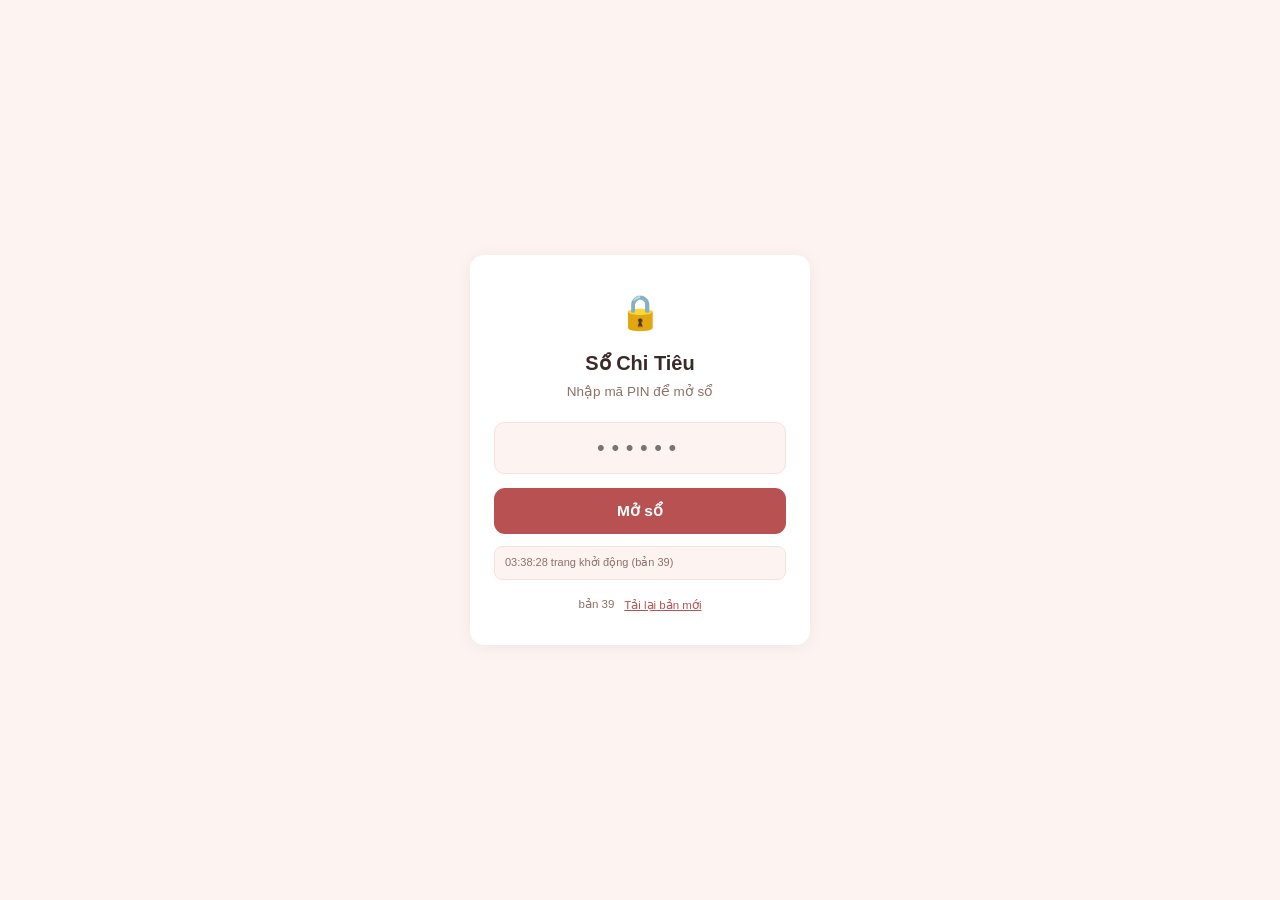
<file: index.html>
<!DOCTYPE html>
<html lang="vi">
<head>
<meta charset="UTF-8">
<meta name="viewport" content="width=device-width, initial-scale=1.0, viewport-fit=cover">
<meta name="theme-color" content="#b85252">
<title>Sổ Chi Tiêu</title>
<link rel="manifest" href="manifest.json">
<link rel="apple-touch-icon" href="icons/icon-192.png">
<meta name="apple-mobile-web-app-capable" content="yes">
<meta name="apple-mobile-web-app-status-bar-style" content="default">
<meta name="apple-mobile-web-app-title" content="Sổ Chi Tiêu">
<link rel="stylesheet" href="style.css?v=39">
</head>
<body>

<!-- Màn hình nhập PIN: chạy trước, chặn mọi thứ khác -->
<div class="gate" id="gate">
  <div class="gate-card">
    <div class="gate-icon">🔒</div>
    <h1 class="gate-title">Sổ Chi Tiêu</h1>
    <p class="gate-sub">Nhập mã PIN để mở sổ</p>
    <input type="password" id="pin-input" class="pin-input"
           inputmode="numeric" autocomplete="off" placeholder="••••••">
    <p class="gate-error" id="gate-error" hidden></p>
    <button type="button" class="btn-primary" id="pin-submit">Mở sổ</button>

    <!-- Nhật ký lần thử gần nhất, lưu vào máy nên còn nguyên kể cả khi
         trang tự nạp lại. Dùng để dò lỗi khi màn hình không báo gì. -->
    <p class="gate-log" id="gate-log" hidden></p>

    <!-- Số hiệu bản giúp biết máy đang chạy bản nào khi cần dò lỗi -->
    <p class="gate-foot">
      <span id="app-version">bản —</span>
      <button type="button" class="link-btn" id="btn-reset">Tải lại bản mới</button>
    </p>
  </div>
</div>

<!-- Ứng dụng chính -->
<div class="app" id="app" hidden>

  <header class="topbar">
    <div class="month-total">
      <!-- Nhãn nhận biết sổ. Có sổ cá nhân chạy song song trên cùng máy, ghi
           nhầm khoản sang sổ kia thì phải vào tận Google Sheet sửa. -->
      <span class="so-badge">GIA ĐÌNH</span>
      <span class="month-label" id="month-label">Tháng này</span>
      <span class="month-amount" id="month-amount">—</span>
    </div>
    <button type="button" class="icon-btn" id="btn-refresh" aria-label="Tải lại">↻</button>
  </header>

  <!-- Chuyển giữa các màn hình -->
  <nav class="tabs">
    <button type="button" class="tab on" id="tab-btn-nhap">Nhập</button>
    <button type="button" class="tab" id="tab-btn-lo">Lọ</button>
    <button type="button" class="tab" id="tab-btn-vi">Ví</button>
    <button type="button" class="tab" id="tab-btn-no">Nợ &amp; TK</button>
    <button type="button" class="tab" id="tab-btn-thongke">Thống kê</button>
  </nav>

  <!-- ===== Màn hình nhập ===== -->
  <div id="tab-nhap">
    <section class="entry">
      <div class="chips kind" id="kinds"></div>

      <div class="amount-row">
        <input type="text" id="amount" class="amount-input"
               inputmode="numeric" autocomplete="off" placeholder="0">
        <span class="currency">đ</span>
      </div>

      <div class="chips" id="categories"></div>
      <div class="dm-sua-hang">
        <span class="dm-goi-y">Nhấn giữ một danh mục để kéo đổi chỗ</span>
        <button type="button" class="link-btn" id="btn-sua-danhmuc">Sửa danh mục</button>
      </div>

      <div class="date-row">
        <label class="date-label" for="entry-date">Ngày</label>
        <input type="date" id="entry-date" class="date-input">
        <button type="button" class="link-btn" id="btn-homnay" hidden>về hôm nay</button>
      </div>

      <!-- Nội dung là bắt buộc: danh mục cho biết loại, nội dung mới cho biết
           thật sự tiêu vào cái gì. Chip gợi ý nằm ngay dưới để đỡ phải gõ lại
           tiếng Việt có dấu — bấm một cái là xong. -->
      <label class="note-label" for="note">Nội dung <span class="bat-buoc">*</span></label>
      <input type="text" id="note" class="note-input"
             autocomplete="off" placeholder="VD: Hủ tíu Nam Vang">
      <div class="chips goi-y" id="note-goiy"></div>

      <!-- Ảnh hoá đơn. Không đặt capture="environment": để trống thì điện
           thoại cho chọn giữa chụp mới và lấy ảnh có sẵn trong máy, mà hoá
           đơn thì nhiều khi đã chụp từ trước rồi. -->
      <div class="anh-khoi">
        <input type="file" id="anh-file" accept="image/*" hidden>
        <button type="button" class="btn-anh" id="btn-anh">📷 Ảnh hoá đơn</button>
        <div class="anh-xt" id="anh-xt" hidden>
          <img id="anh-xt-img" alt="Ảnh hoá đơn vừa chọn">
          <span class="anh-co" id="anh-co"></span>
          <button type="button" class="btn-xoa-nho" id="anh-bo">Bỏ ảnh</button>
        </div>
      </div>

      <div class="payer-row">
        <span class="payer-label" id="payer-label">Người chi</span>
        <div class="chips payer" id="payers"></div>
      </div>

      <div class="payer-row">
        <span class="payer-label">Từ ví</span>
        <div class="chips payer" id="vis"></div>
      </div>

      <p class="entry-error" id="entry-error" hidden></p>
      <button type="button" class="btn-primary" id="btn-save">Lưu khoản chi</button>
    </section>

    <!-- Tổng theo người -->
    <section class="by-person" id="by-person"></section>

    <!-- Danh sách gần đây / kết quả tìm kiếm -->
    <section class="recent">
      <div class="recent-head">
        <h2 id="recent-title">Gần đây</h2>
        <span class="pending" id="pending-badge" hidden></span>
        <button type="button" class="link-btn" id="btn-tim">Tìm khoản</button>
      </div>

      <!-- Chọn kiểu sắp xếp. "Mới nhập" là thứ tự bấm Lưu, "Ngày giao dịch" là
           ngày anh chọn cho khoản đó — hai mốc này lệch nhau khi ghi bù. -->
      <div class="chips sap-xep" id="sap-xep"></div>

      <!-- Bảng tìm kiếm, mặc định ẩn -->
      <div class="tim-box" id="tim-box" hidden>
        <input type="text" id="tim-chu" class="note-input"
               autocomplete="off" placeholder="Tìm theo ghi chú, danh mục, người…">
        <div class="chips tim-loai" id="tim-loai"></div>
        <div class="tim-ngay">
          <label>Từ <input type="date" id="tim-tu" class="date-input"></label>
          <label>Đến <input type="date" id="tim-den" class="date-input"></label>
        </div>
        <div class="tim-chan">
          <span class="tim-ketqua" id="tim-ketqua"></span>
          <button type="button" class="link-btn" id="btn-xoa-tim">Xoá lọc</button>
        </div>
      </div>

      <div id="recent-list" class="recent-list">
        <p class="empty">Đang tải…</p>
      </div>
    </section>
  </div>

  <!-- ===== Màn hình sáu lọ ===== -->
  <div id="tab-lo" hidden>
    <section class="jars">
      <div class="jar-head">
        <span class="jar-month" id="jar-month">—</span>
        <span class="jar-head-nut">
          <button type="button" class="link-btn" id="btn-nenlo">Số dư đầu lọ</button>
          <button type="button" class="link-btn" id="btn-tile">Chỉnh tỉ lệ</button>
        </span>
      </div>

      <p class="jar-note" id="jar-sweep-note" hidden></p>

      <div id="jar-list"></div>

      <div class="stat-block" id="jar-assets"></div>

      <button type="button" class="btn-outline" id="btn-move">Chuyển tiền giữa các lọ</button>

      <div class="stat-block" id="jar-history"></div>
    </section>
  </div>

  <!-- ===== Màn hình ví / nguồn tiền ===== -->
  <div id="tab-vi" hidden>
    <section class="jars">
      <div class="jar-head">
        <span class="jar-month">Tiền đang ở đâu</span>
        <button type="button" class="link-btn" id="btn-caidat-vi">Cài đặt ví</button>
      </div>

      <p class="jar-note" id="vi-chuagan" hidden></p>

      <div id="vi-list"></div>

      <button type="button" class="btn-outline" id="btn-chuyen-vi">Chuyển tiền giữa các ví</button>

      <div class="stat-block" id="vi-history"></div>
    </section>
  </div>

  <!-- ===== Màn hình vay nợ + sổ tiết kiệm =====
       Hai thứ này đi cùng nhau vì cùng là tiền NGOÀI ví: đã rời ví nhưng vẫn
       là của mình (cho vay, gửi tiết kiệm), hoặc đang ở trong ví nhưng không
       phải của mình (đi vay). -->
  <div id="tab-no" hidden>
    <section class="jars">
      <div class="jar-head">
        <span class="jar-month">Vay nợ</span>
        <button type="button" class="link-btn" id="btn-ghi-no">Ghi khoản nợ</button>
      </div>

      <div class="stat-block" id="no-tomtat"></div>
      <div id="no-list"></div>

      <div class="jar-head" style="margin-top:22px">
        <span class="jar-month">Sổ tiết kiệm</span>
        <button type="button" class="link-btn" id="btn-them-tk">Thêm sổ</button>
      </div>

      <div class="stat-block" id="tk-tomtat"></div>
      <div id="tk-list"></div>

      <p class="jar-note" id="tk-nhac-note"></p>
    </section>
  </div>

  <!-- Hộp thoại ghi khoản vay nợ -->
  <div class="sheet" id="no-sheet" hidden>
    <div class="sheet-card">
      <h3 class="sheet-title">Ghi khoản vay nợ</h3>
      <p class="sheet-sub">Cho vay hay đi vay đều KHÔNG tính là thu/chi: tiền chỉ
         đổi chỗ, chưa mất đi. Nhưng số dư ví vẫn thay đổi đúng.</p>

      <label class="sheet-label" for="no-loai">Loại</label>
      <select class="sheet-select" id="no-loai">
        <option value="Cho vay">Cho vay — mình đưa tiền ra</option>
        <option value="Thu nợ">Thu nợ — họ trả lại mình</option>
        <option value="Đi vay">Đi vay — mình nhận tiền vào</option>
        <option value="Trả nợ">Trả nợ — mình trả lại họ</option>
      </select>

      <label class="sheet-label" for="no-doituong">Ai</label>
      <input type="text" class="note-input" id="no-doituong"
             list="no-doituong-goi" placeholder="Tên người hoặc nơi vay">
      <datalist id="no-doituong-goi"></datalist>

      <label class="sheet-label" for="no-amount">Số tiền</label>
      <input type="text" class="note-input" id="no-amount" inputmode="numeric" placeholder="0">

      <label class="sheet-label" for="no-vi">Ví</label>
      <select class="sheet-select" id="no-vi"></select>

      <label class="sheet-label" for="no-date">Ngày</label>
      <input type="date" class="sheet-select" id="no-date">

      <label class="sheet-label" for="no-note">Ghi chú</label>
      <input type="text" class="note-input" id="no-note" placeholder="Không bắt buộc">

      <p class="entry-error" id="no-error" hidden></p>

      <div class="sheet-actions">
        <button type="button" class="btn-ghost" id="no-cancel">Huỷ</button>
        <button type="button" class="btn-primary" id="no-ok">Ghi</button>
      </div>
    </div>
  </div>

  <!-- Hộp thoại thêm/sửa sổ tiết kiệm -->
  <div class="sheet" id="tk-sheet" hidden>
    <div class="sheet-card">
      <h3 class="sheet-title" id="tk-title">Thêm sổ tiết kiệm</h3>
      <p class="sheet-sub">Sổ tiết kiệm chỉ để theo dõi và nhắc ngày đáo hạn.
         Muốn tiền trừ khỏi ví thì ghi thêm một lệnh chuyển ví sang ví "Tiết kiệm".</p>

      <label class="sheet-label" for="tk-ten">Tên sổ</label>
      <input type="text" class="note-input" id="tk-ten" placeholder="VD: Sổ 6 tháng Vietcombank">

      <label class="sheet-label" for="tk-noi">Gửi ở đâu</label>
      <input type="text" class="note-input" id="tk-noi" placeholder="VD: Vietcombank">

      <label class="sheet-label" for="tk-sotien">Số tiền gốc</label>
      <input type="text" class="note-input" id="tk-sotien" inputmode="numeric" placeholder="0">

      <label class="sheet-label" for="tk-laisuat">Lãi suất (%/năm)</label>
      <input type="text" class="note-input" id="tk-laisuat" inputmode="decimal" placeholder="VD: 5.6">

      <label class="sheet-label" for="tk-ngaygui">Ngày gửi</label>
      <input type="date" class="sheet-select" id="tk-ngaygui">

      <label class="sheet-label" for="tk-kyhan">Kỳ hạn (tháng)</label>
      <select class="sheet-select" id="tk-kyhan">
        <option value="1">1 tháng</option>
        <option value="3">3 tháng</option>
        <option value="6" selected>6 tháng</option>
        <option value="9">9 tháng</option>
        <option value="12">12 tháng</option>
        <option value="18">18 tháng</option>
        <option value="24">24 tháng</option>
        <option value="36">36 tháng</option>
      </select>

      <p class="tk-xem-truoc" id="tk-xem-truoc"></p>
      <p class="entry-error" id="tk-error" hidden></p>

      <div class="sheet-actions">
        <button type="button" class="btn-ghost" id="tk-cancel">Huỷ</button>
        <button type="button" class="btn-primary" id="tk-ok">Lưu sổ</button>
      </div>
      <button type="button" class="btn-xoa-nho" id="tk-xoa" hidden>Xoá sổ này</button>
    </div>
  </div>

  <!-- Hộp thoại chuyển tiền giữa các ví -->
  <div class="sheet" id="chuyenvi-sheet" hidden>
    <div class="sheet-card">
      <h3 class="sheet-title">Chuyển tiền giữa các ví</h3>
      <p class="sheet-sub">Ví dụ rút tiền từ ngân hàng ra tiền mặt. Tiền không rời
         khỏi nhà nên khoản này không tính là chi tiêu.</p>

      <label class="sheet-label" for="cv-from">Từ ví</label>
      <select class="sheet-select" id="cv-from"></select>

      <label class="sheet-label" for="cv-to">Sang ví</label>
      <select class="sheet-select" id="cv-to"></select>

      <label class="sheet-label" for="cv-amount">Số tiền</label>
      <input type="text" class="note-input" id="cv-amount" inputmode="numeric" placeholder="0">

      <label class="sheet-label" for="cv-date">Ngày</label>
      <input type="date" class="sheet-select" id="cv-date">

      <label class="sheet-label" for="cv-note">Ghi chú</label>
      <input type="text" class="note-input" id="cv-note" placeholder="Không bắt buộc">

      <p class="entry-error" id="cv-error" hidden></p>

      <div class="sheet-actions">
        <button type="button" class="btn-ghost" id="cv-cancel">Huỷ</button>
        <button type="button" class="btn-primary" id="cv-ok">Chuyển</button>
      </div>
    </div>
  </div>

  <!-- Hộp thoại cài đặt ví: danh sách ví và số dư đầu -->
  <div class="sheet" id="caidatvi-sheet" hidden>
    <div class="sheet-card">
      <h3 class="sheet-title">Cài đặt ví</h3>
      <p class="sheet-sub">Mỗi dòng một ví. Số dư đầu là số tiền đang có trong ví
         tại thời điểm bắt đầu ghi sổ — để trống nếu tính từ 0.<br>
         Thẻ tín dụng đang nợ thì gõ số <strong>âm</strong>, ví dụ
         <strong>-5000000</strong>: thẻ không chứa tiền của mình mà chứa khoản
         mình nợ ngân hàng.<br>
         Đánh dấu <strong>Ví tài sản</strong> cho nhà, đất, xe, vàng: mua bằng
         <em>Chuyển ví</em> nên không bị trừ vào lọ, và không bị cộng vào
         “Tiền còn” — chỉ cộng vào tài sản ròng.</p>

      <div id="caidatvi-rows"></div>
      <button type="button" class="link-btn" id="btn-them-vi">+ Thêm ví</button>

      <p class="entry-error" id="caidatvi-error" hidden></p>

      <div class="sheet-actions">
        <button type="button" class="btn-ghost" id="caidatvi-cancel">Huỷ</button>
        <button type="button" class="btn-primary" id="caidatvi-ok">Lưu</button>
      </div>
    </div>
  </div>

  <!-- Hộp thoại chuyển tiền giữa các lọ -->
  <div class="sheet" id="move-sheet" hidden>
    <div class="sheet-card">
      <h3 class="sheet-title">Chuyển tiền giữa các lọ</h3>

      <label class="sheet-label" for="move-from">Từ lọ</label>
      <select class="sheet-select" id="move-from"></select>

      <label class="sheet-label" for="move-to">Sang lọ</label>
      <select class="sheet-select" id="move-to"></select>

      <label class="sheet-label" for="move-amount">Số tiền</label>
      <input type="text" class="note-input" id="move-amount" inputmode="numeric" placeholder="0">

      <label class="sheet-label" for="move-note">Ghi chú</label>
      <input type="text" class="note-input" id="move-note" placeholder="Không bắt buộc">

      <p class="sheet-warn" id="move-warn" hidden></p>
      <p class="entry-error" id="move-error" hidden></p>

      <div class="sheet-actions">
        <button type="button" class="btn-ghost" id="move-cancel">Huỷ</button>
        <button type="button" class="btn-primary" id="move-ok">Chuyển</button>
      </div>
    </div>
  </div>

  <!-- Hộp thoại chi tiết một lọ -->
  <div class="sheet" id="jar-sheet" hidden>
    <div class="sheet-card">
      <h3 class="sheet-title" id="jar-detail-name">—</h3>
      <p class="sheet-sub" id="jar-detail-sum">—</p>
      <div id="jar-detail-noidung"></div>
      <div id="jar-detail-list"></div>
      <div class="sheet-actions">
        <button type="button" class="btn-ghost" id="jar-detail-close">Đóng</button>
      </div>
    </div>
  </div>

  <!-- Hộp thoại sửa / xoá một khoản đã ghi -->
  <div class="sheet" id="edit-sheet" hidden>
    <div class="sheet-card">
      <h3 class="sheet-title">Sửa khoản đã ghi</h3>
      <p class="sheet-sub" id="edit-meta">—</p>

      <p class="sheet-warn" id="edit-warn" hidden></p>

      <label class="sheet-label" for="edit-amount">Số tiền</label>
      <input type="text" class="note-input" id="edit-amount" inputmode="numeric" placeholder="0">

      <label class="sheet-label" for="edit-date">Ngày</label>
      <input type="date" class="sheet-select" id="edit-date">

      <label class="sheet-label" for="edit-category">Danh mục</label>
      <select class="sheet-select" id="edit-category"></select>

      <label class="sheet-label" for="edit-payer">Người</label>
      <select class="sheet-select" id="edit-payer"></select>

      <label class="sheet-label" for="edit-wallet">Ví</label>
      <select class="sheet-select" id="edit-wallet"></select>

      <label class="sheet-label" for="edit-note">Nội dung <span class="bat-buoc">*</span></label>
      <input type="text" class="note-input" id="edit-note" placeholder="VD: Hủ tíu Nam Vang">
      <div class="chips goi-y" id="edit-note-goiy"></div>

      <div class="edit-anh" id="edit-anh" hidden>
        <div class="edit-anh-xem" id="edit-anh-xem">
          <img id="edit-anh-img" alt="Ảnh hoá đơn" hidden>
          <span class="edit-anh-nhan" id="edit-anh-nhan"></span>
        </div>
        <div class="edit-anh-nut">
          <button type="button" class="btn-anh" id="edit-anh-them">📷 Thêm ảnh</button>
          <button type="button" class="btn-xoa-nho" id="edit-anh-bo" hidden>Gỡ ảnh</button>
        </div>
        <input type="file" id="edit-anh-file" accept="image/*" hidden>
      </div>

      <p class="entry-error" id="edit-error" hidden></p>

      <div class="sheet-actions">
        <button type="button" class="btn-ghost" id="edit-cancel">Huỷ</button>
        <button type="button" class="btn-primary" id="edit-save">Lưu</button>
      </div>
      <button type="button" class="btn-danger" id="edit-delete">Xoá khoản này</button>
    </div>
  </div>

  <!-- Hộp nhập số dư đầu lọ: tiền đã nằm sẵn trong lọ lúc bắt đầu ghi sổ -->
  <div class="sheet" id="nenlo-sheet" hidden>
    <div class="sheet-card">
      <h3 class="sheet-title">Số dư đầu lọ</h3>
      <p class="sheet-sub">Tiền đã nằm sẵn trong từng lọ lúc <strong>bắt đầu ghi sổ</strong>,
         giống số dư đầu của ví. Nhờ nó anh không phải bịa một khoản thu để nạp
         nền cho lọ — khoản thu giả sẽ thổi phồng thống kê thu nhập tháng đó.<br>
         Lọ <strong>cộng dồn</strong> nhận nền ở mọi tháng. Lọ
         <strong>tiêu theo tháng</strong> chỉ nhận ở tháng đầu sổ, vì sang
         tháng sau chúng reset; phần không tiêu hết sẽ được dồn như thường lệ.</p>

      <div id="nenlo-rows"></div>

      <p class="ratio-total" id="nenlo-total">—</p>
      <p class="entry-error" id="nenlo-error" hidden></p>

      <div class="sheet-actions">
        <button type="button" class="btn-ghost" id="nenlo-cancel">Huỷ</button>
        <button type="button" class="btn-primary" id="nenlo-ok">Lưu</button>
      </div>
    </div>
  </div>

  <!-- Hộp thoại chỉnh tỉ lệ -->
  <div class="sheet" id="ratio-sheet" hidden>
    <div class="sheet-card">
      <h3 class="sheet-title">Tỉ lệ chia khoản thu</h3>
      <p class="sheet-sub">Đổi tỉ lệ chỉ áp dụng cho khoản thu ghi từ giờ trở đi. Các tháng cũ giữ nguyên.</p>

      <div id="ratio-rows"></div>

      <p class="ratio-total" id="ratio-total">—</p>
      <p class="entry-error" id="ratio-error" hidden></p>

      <div class="sheet-actions">
        <button type="button" class="btn-ghost" id="ratio-cancel">Huỷ</button>
        <button type="button" class="btn-primary" id="ratio-ok">Lưu tỉ lệ</button>
      </div>
    </div>
  </div>

  <!-- Hộp quản lý danh mục: người dùng tự thêm/sửa/xoá, lưu vào Sheet -->
  <div class="sheet" id="danhmuc-sheet" hidden>
    <div class="sheet-card">
      <h3 class="sheet-title">Sửa danh mục</h3>
      <p class="sheet-sub">Mỗi dòng một danh mục. Danh mục chi phải chọn lọ —
         lọ quyết định khoản đó trừ vào đâu.<br>
         Đổi lọ chỉ áp dụng cho khoản ghi <strong>từ nay về sau</strong>;
         khoản cũ giữ nguyên lọ đã ghi, nên sổ cũ không bị xáo.</p>

      <h4 class="sheet-label">Danh mục chi</h4>
      <div id="dm-chi-rows"></div>
      <button type="button" class="link-btn" id="btn-them-dm-chi">+ Thêm danh mục chi</button>

      <h4 class="sheet-label">Danh mục thu</h4>
      <div id="dm-thu-rows"></div>
      <button type="button" class="link-btn" id="btn-them-dm-thu">+ Thêm danh mục thu</button>

      <p class="entry-error" id="danhmuc-error" hidden></p>

      <div class="sheet-actions">
        <button type="button" class="btn-ghost" id="danhmuc-cancel">Huỷ</button>
        <button type="button" class="btn-primary" id="danhmuc-ok">Lưu</button>
      </div>
    </div>
  </div>

  <!-- Hộp đặt hạn mức chi tiêu theo danh mục -->
  <div class="sheet" id="hanmuc-sheet" hidden>
    <div class="sheet-card">
      <h3 class="sheet-title">Hạn mức chi mỗi tháng</h3>
      <p class="sheet-sub">Để trống hoặc 0 là không đặt hạn mức cho mục đó.
         Hạn mức tính lại từ đầu mỗi tháng.</p>

      <div id="hanmuc-rows"></div>

      <p class="entry-error" id="hanmuc-error" hidden></p>

      <div class="sheet-actions">
        <button type="button" class="btn-ghost" id="hanmuc-cancel">Huỷ</button>
        <button type="button" class="btn-primary" id="hanmuc-ok">Lưu hạn mức</button>
      </div>
    </div>
  </div>

  <!-- ===== Màn hình thống kê ===== -->
  <div id="tab-thongke" hidden>
    <section class="stats">

      <!-- Tình hình hiện tại — ảnh chụp tại HÔM NAY, cố ý đặt NGOÀI bộ chọn kỳ
           bên dưới: đây không phải số của một kỳ nên tuần/tháng/quý/năm không
           được đụng vào nó. -->
      <div class="stat-block hiennay" id="hiennay-block"></div>
      <div class="chips period" id="stat-modes"></div>

      <div class="period-nav">
        <button type="button" class="nav-btn" id="stat-prev" aria-label="Kỳ trước">‹</button>
        <span class="period-label" id="stat-label">—</span>
        <button type="button" class="nav-btn" id="stat-next" aria-label="Kỳ sau">›</button>
      </div>

      <div class="stat-summary" id="stat-summary"></div>

      <!-- Hạn mức chi tiêu — chỉ hiện khi đang xem theo Tháng, vì hạn mức
           vốn tính theo tháng, ghép vào tuần/quý/năm sẽ ra số vô nghĩa. -->
      <div class="stat-block" id="hanmuc-block"></div>

      <!-- Biểu đồ diễn biến theo tháng -->
      <div class="stat-block chart-block">
        <div class="chart-head">
          <h3>Diễn biến theo tháng</h3>
          <div class="chips chart-kind" id="chart-kind"></div>
        </div>
        <select class="sheet-select" id="chart-series"></select>
        <div id="chart-area"></div>
        <div class="chart-legend" id="chart-legend"></div>
      </div>

      <div class="stat-block" id="stat-by-income"></div>
      <div class="stat-block" id="stat-by-cat"></div>
      <div class="stat-block" id="stat-by-person"></div>
    </section>
  </div>

  <!-- Xem ảnh hoá đơn phóng to. Nằm ngoài cùng, phủ kín màn hình, vì hoá đơn
       chữ nhỏ mà xem trong một ô vuông bé thì không đọc nổi. -->
  <div class="anh-xem" id="anh-xem" hidden>
    <button type="button" class="anh-dong" id="anh-dong" aria-label="Đóng">✕</button>
    <img id="anh-xem-img" alt="Ảnh hoá đơn" hidden>
    <p class="anh-trangthai" id="anh-trangthai"></p>
  </div>

  <div class="toast" id="toast" hidden></div>
</div>

<script src="logic.js?v=39"></script>
<script src="app.js?v=39"></script>
</body>
</html>
</file>
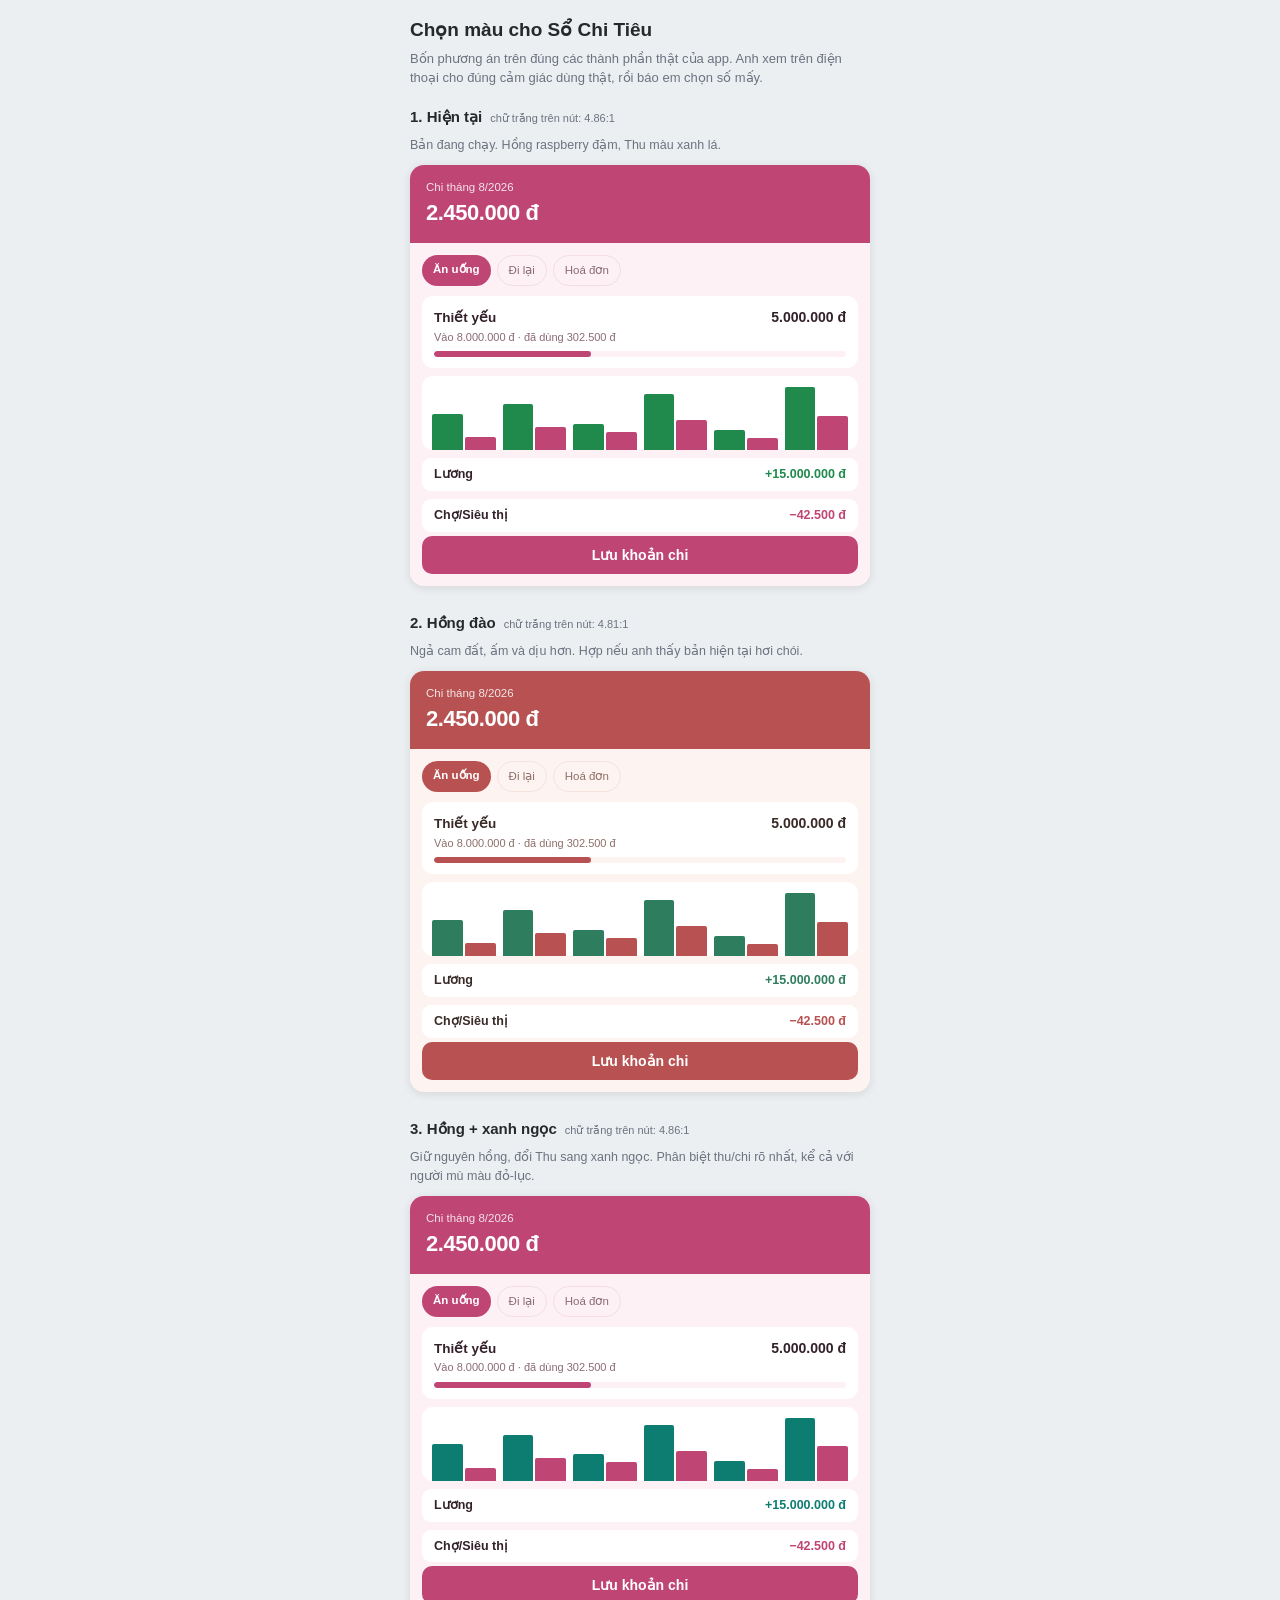
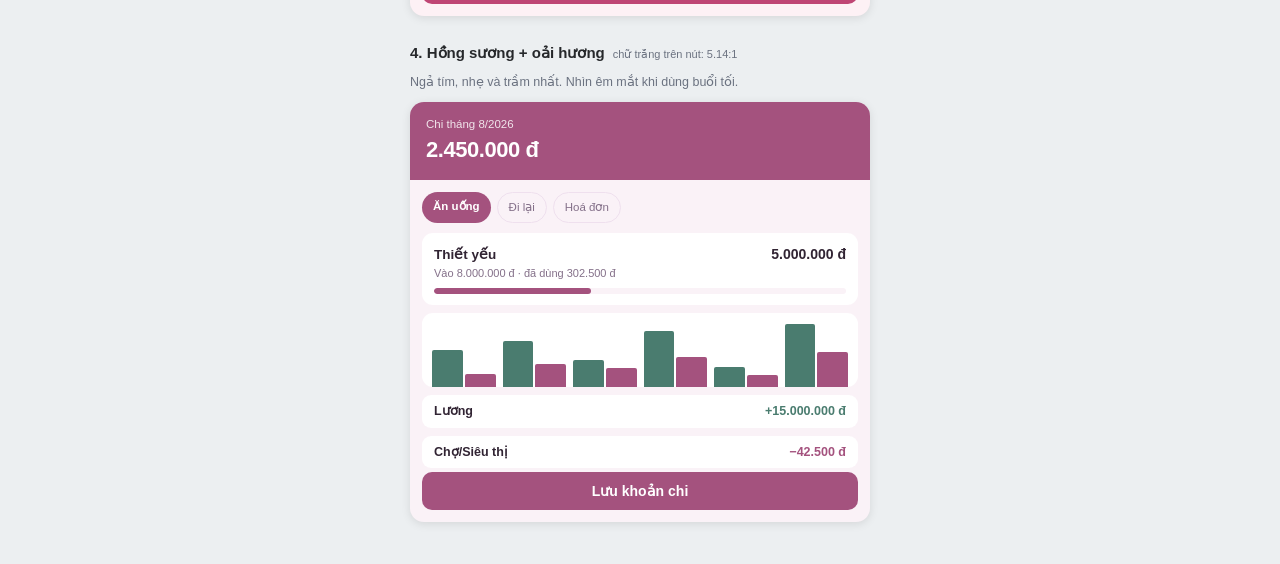
<file: mau.html>
<!DOCTYPE html>
<html lang="vi">
<head>
<meta charset="UTF-8">
<meta name="viewport" content="width=device-width, initial-scale=1.0">
<title>Chọn màu - Sổ Chi Tiêu</title>
<style>
  * { box-sizing: border-box; margin: 0; padding: 0; }
  body {
    font-family: -apple-system, BlinkMacSystemFont, "Segoe UI", Roboto, sans-serif;
    background: #eceff1; color: #26282b; padding: 16px; font-size: 14px; line-height: 1.5;
  }
  .wrap { max-width: 460px; margin: 0 auto; }
  h1 { font-size: 19px; margin-bottom: 4px; }
  .sub { color: #6b7280; font-size: 13px; margin-bottom: 18px; }

  .pa { margin-bottom: 26px; }
  .pa-head { display: flex; align-items: baseline; gap: 8px; margin-bottom: 8px; }
  .pa-ten { font-size: 15px; font-weight: 700; }
  .pa-ma { font-size: 11px; color: #6b7280; }
  .pa-mota { font-size: 12.5px; color: #6b7280; margin-bottom: 10px; }

  /* Khung mô phỏng app */
  .app { border-radius: 14px; overflow: hidden; box-shadow: 0 2px 10px rgba(0,0,0,.1); }
  .top { padding: 14px 16px; color: #fff; }
  .top small { display: block; font-size: 11.5px; opacity: .85; }
  .top b { font-size: 22px; letter-spacing: -.02em; }
  .than { padding: 12px; }

  .the { border-radius: 11px; padding: 11px 12px; margin-bottom: 8px; }
  .the-top { display: flex; justify-content: space-between; align-items: baseline; }
  .the-ten { font-size: 13.5px; font-weight: 700; }
  .the-so { font-size: 14px; font-weight: 700; }
  .the-phu { font-size: 11px; margin-bottom: 6px; }
  .thanh { height: 6px; border-radius: 3px; overflow: hidden; }
  .thanh i { display: block; height: 100%; border-radius: 3px; }

  .nut { width: 100%; border: none; border-radius: 10px; padding: 11px;
         font-family: inherit; font-size: 14px; font-weight: 700; color: #fff; margin-top: 4px; }

  .chip-hang { display: flex; gap: 6px; margin-bottom: 10px; flex-wrap: wrap; }
  .chip { font-size: 11.5px; border-radius: 16px; padding: 6px 11px; }

  .bd { display: flex; align-items: flex-end; gap: 7px; height: 74px;
        padding: 8px 10px 0; border-radius: 11px; margin-bottom: 8px; }
  .cum { flex: 1; display: flex; gap: 2px; align-items: flex-end; height: 100%; }
  .cum i { flex: 1; border-radius: 2px 2px 0 0; display: block; }

  .dong { display: flex; justify-content: space-between; padding: 7px 12px;
          border-radius: 9px; font-size: 12.5px; }
</style>
</head>
<body>
<div class="wrap">
  <h1>Chọn màu cho Sổ Chi Tiêu</h1>
  <p class="sub">Bốn phương án trên đúng các thành phần thật của app. Anh xem trên điện thoại
  cho đúng cảm giác dùng thật, rồi báo em chọn số mấy.</p>
  <div id="ds"></div>
</div>

<script>
const CAC_MAU = [
  {
    ten: "1. Hiện tại",
    mota: "Bản đang chạy. Hồng raspberry đậm, Thu màu xanh lá.",
    bg: "#fdf1f5", card: "#ffffff", text: "#33212a", muted: "#8a6b76",
    line: "#f4dde6", accent: "#bf4574", thu: "#1f8a4c"
  },
  {
    ten: "2. Hồng đào",
    mota: "Ngả cam đất, ấm và dịu hơn. Hợp nếu anh thấy bản hiện tại hơi chói.",
    bg: "#fdf3f0", card: "#ffffff", text: "#3a2a28", muted: "#8d7069",
    line: "#f6e2dc", accent: "#b85252", thu: "#2f7d5f"
  },
  {
    ten: "3. Hồng + xanh ngọc",
    mota: "Giữ nguyên hồng, đổi Thu sang xanh ngọc. Phân biệt thu/chi rõ nhất, kể cả với người mù màu đỏ-lục.",
    bg: "#fdf1f5", card: "#ffffff", text: "#33212a", muted: "#8a6b76",
    line: "#f4dde6", accent: "#bf4574", thu: "#0d7d72"
  },
  {
    ten: "4. Hồng sương + oải hương",
    mota: "Ngả tím, nhẹ và trầm nhất. Nhìn êm mắt khi dùng buổi tối.",
    bg: "#faf2f7", card: "#ffffff", text: "#312433", muted: "#847089",
    line: "#efe0ee", accent: "#a4527e", thu: "#4a7c6f"
  }
];

// Kiểm tra tương phản chữ trắng trên màu neo, theo chuẩn WCAG.
function doSang(hex) {
  const n = parseInt(hex.slice(1), 16);
  const rgb = [(n >> 16) & 255, (n >> 8) & 255, n & 255];
  const lin = c => { c /= 255; return c <= .03928 ? c / 12.92 : Math.pow((c + .055) / 1.055, 2.4); };
  return .2126 * lin(rgb[0]) + .7152 * lin(rgb[1]) + .0722 * lin(rgb[2]);
}
const tuongPhan = hex => Math.round((1.05 / (doSang(hex) + .05)) * 100) / 100;

document.getElementById("ds").innerHTML = CAC_MAU.map(m => `
  <div class="pa">
    <div class="pa-head">
      <span class="pa-ten">${m.ten}</span>
      <span class="pa-ma">chữ trắng trên nút: ${tuongPhan(m.accent)}:1</span>
    </div>
    <p class="pa-mota">${m.mota}</p>

    <div class="app" style="background:${m.bg}">
      <div class="top" style="background:${m.accent}">
        <small>Chi tháng 8/2026</small><b>2.450.000 đ</b>
      </div>

      <div class="than">
        <div class="chip-hang">
          <span class="chip" style="background:${m.accent};color:#fff;font-weight:600">Ăn uống</span>
          <span class="chip" style="background:${m.bg};color:${m.muted};border:1px solid ${m.line}">Đi lại</span>
          <span class="chip" style="background:${m.bg};color:${m.muted};border:1px solid ${m.line}">Hoá đơn</span>
        </div>

        <div class="the" style="background:${m.card}">
          <div class="the-top">
            <span class="the-ten" style="color:${m.text}">Thiết yếu</span>
            <span class="the-so" style="color:${m.text}">5.000.000 đ</span>
          </div>
          <div class="the-phu" style="color:${m.muted}">Vào 8.000.000 đ · đã dùng 302.500 đ</div>
          <div class="thanh" style="background:${m.bg}">
            <i style="width:38%;background:${m.accent}"></i>
          </div>
        </div>

        <div class="bd" style="background:${m.card}">
          ${[[55,20],[70,35],[40,28],[85,45],[30,18],[95,52]].map(([a,b]) => `
            <span class="cum">
              <i style="height:${a}%;background:${m.thu}"></i>
              <i style="height:${b}%;background:${m.accent}"></i>
            </span>`).join("")}
        </div>

        <div class="dong" style="background:${m.card};margin-bottom:8px">
          <span style="color:${m.text};font-weight:600">Lương</span>
          <span style="color:${m.thu};font-weight:700">+15.000.000 đ</span>
        </div>
        <div class="dong" style="background:${m.card}">
          <span style="color:${m.text};font-weight:600">Chợ/Siêu thị</span>
          <span style="color:${m.accent};font-weight:700">−42.500 đ</span>
        </div>

        <button class="nut" style="background:${m.accent}">Lưu khoản chi</button>
      </div>
    </div>
  </div>`).join("");
</script>
</body>
</html>
</file>
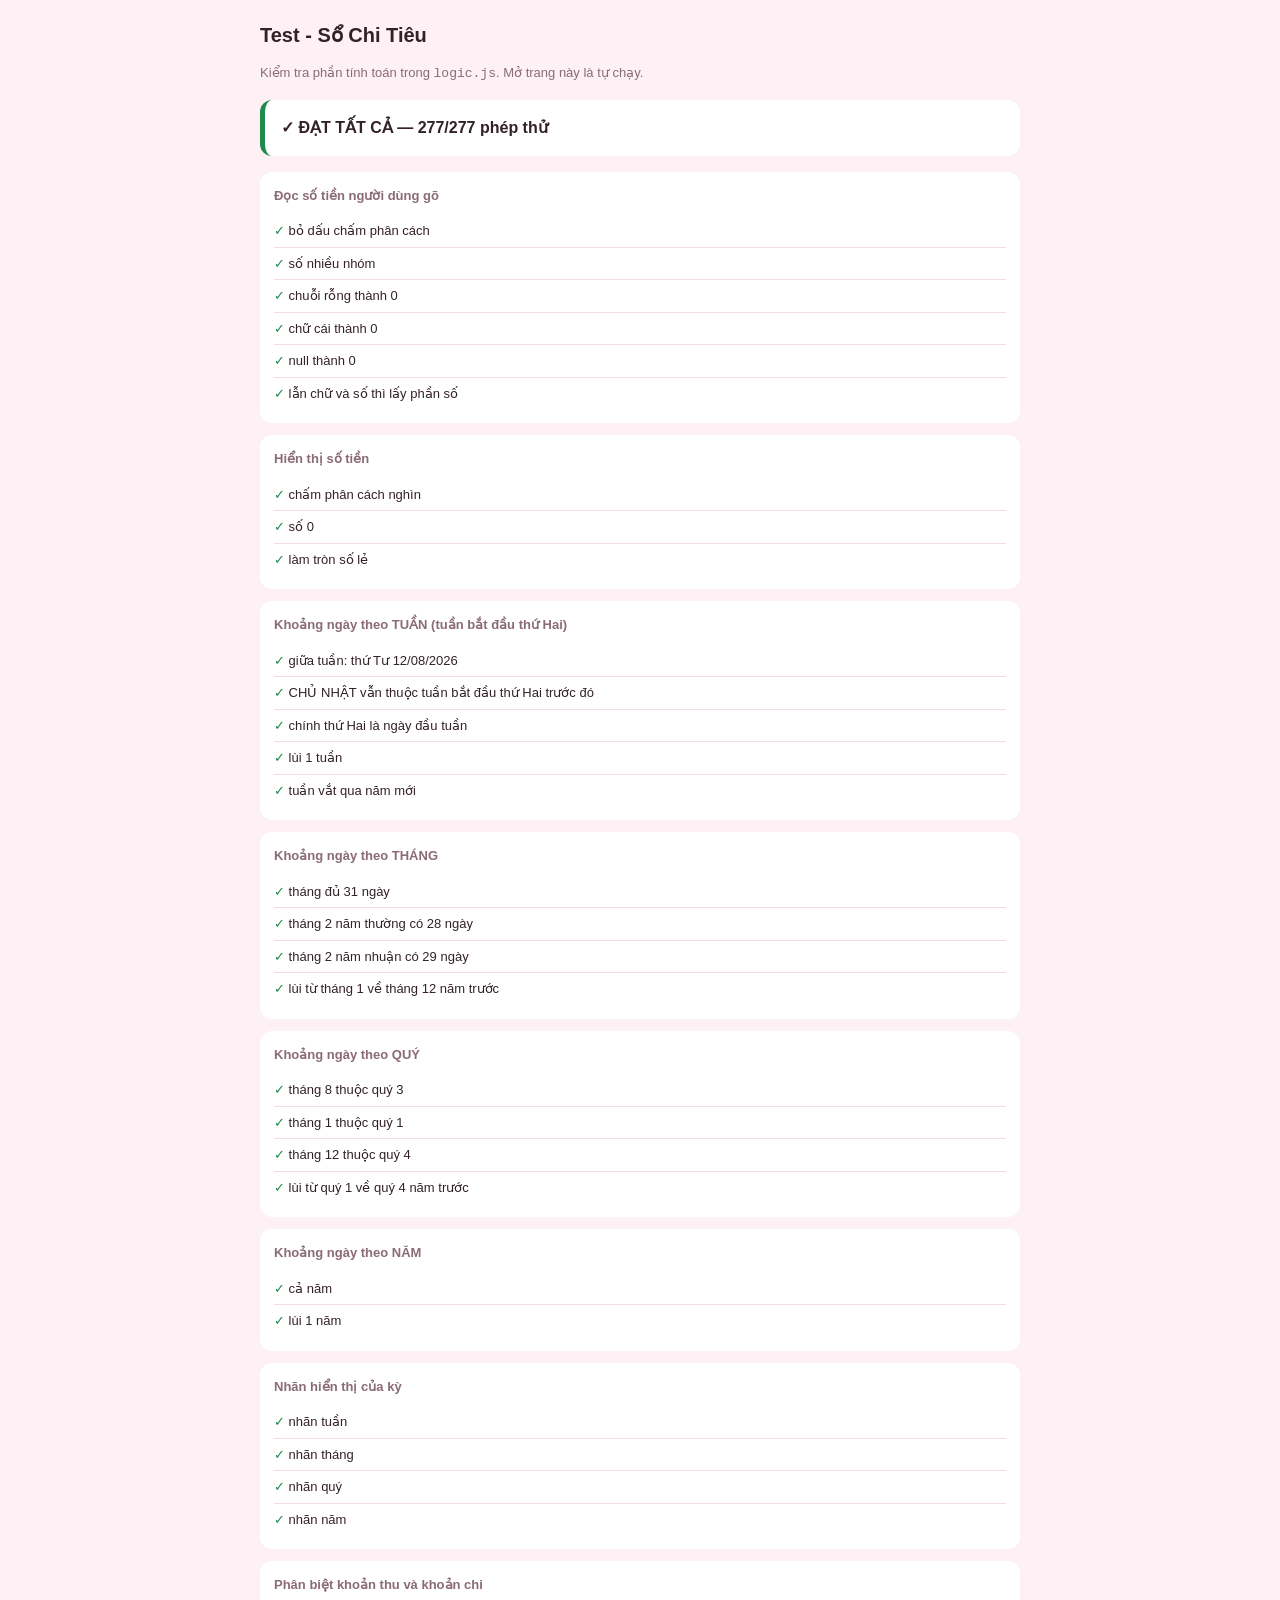
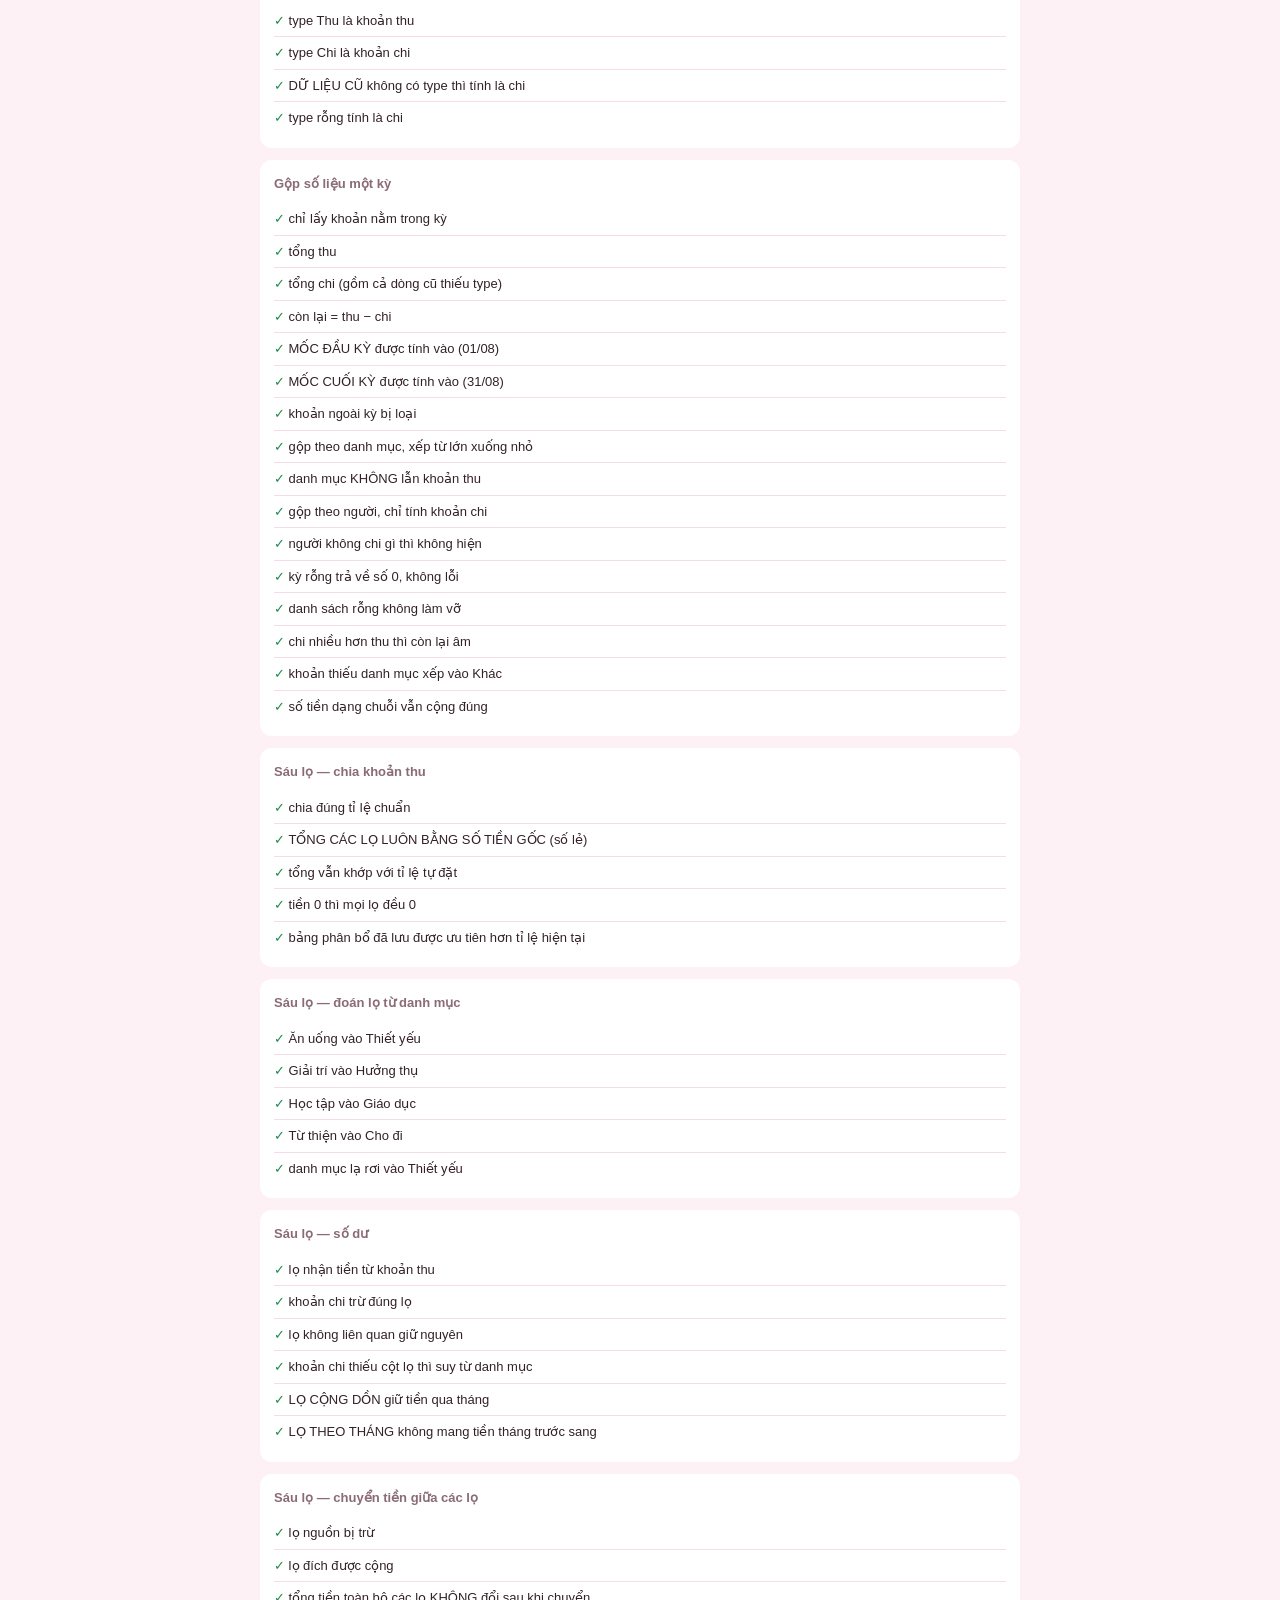
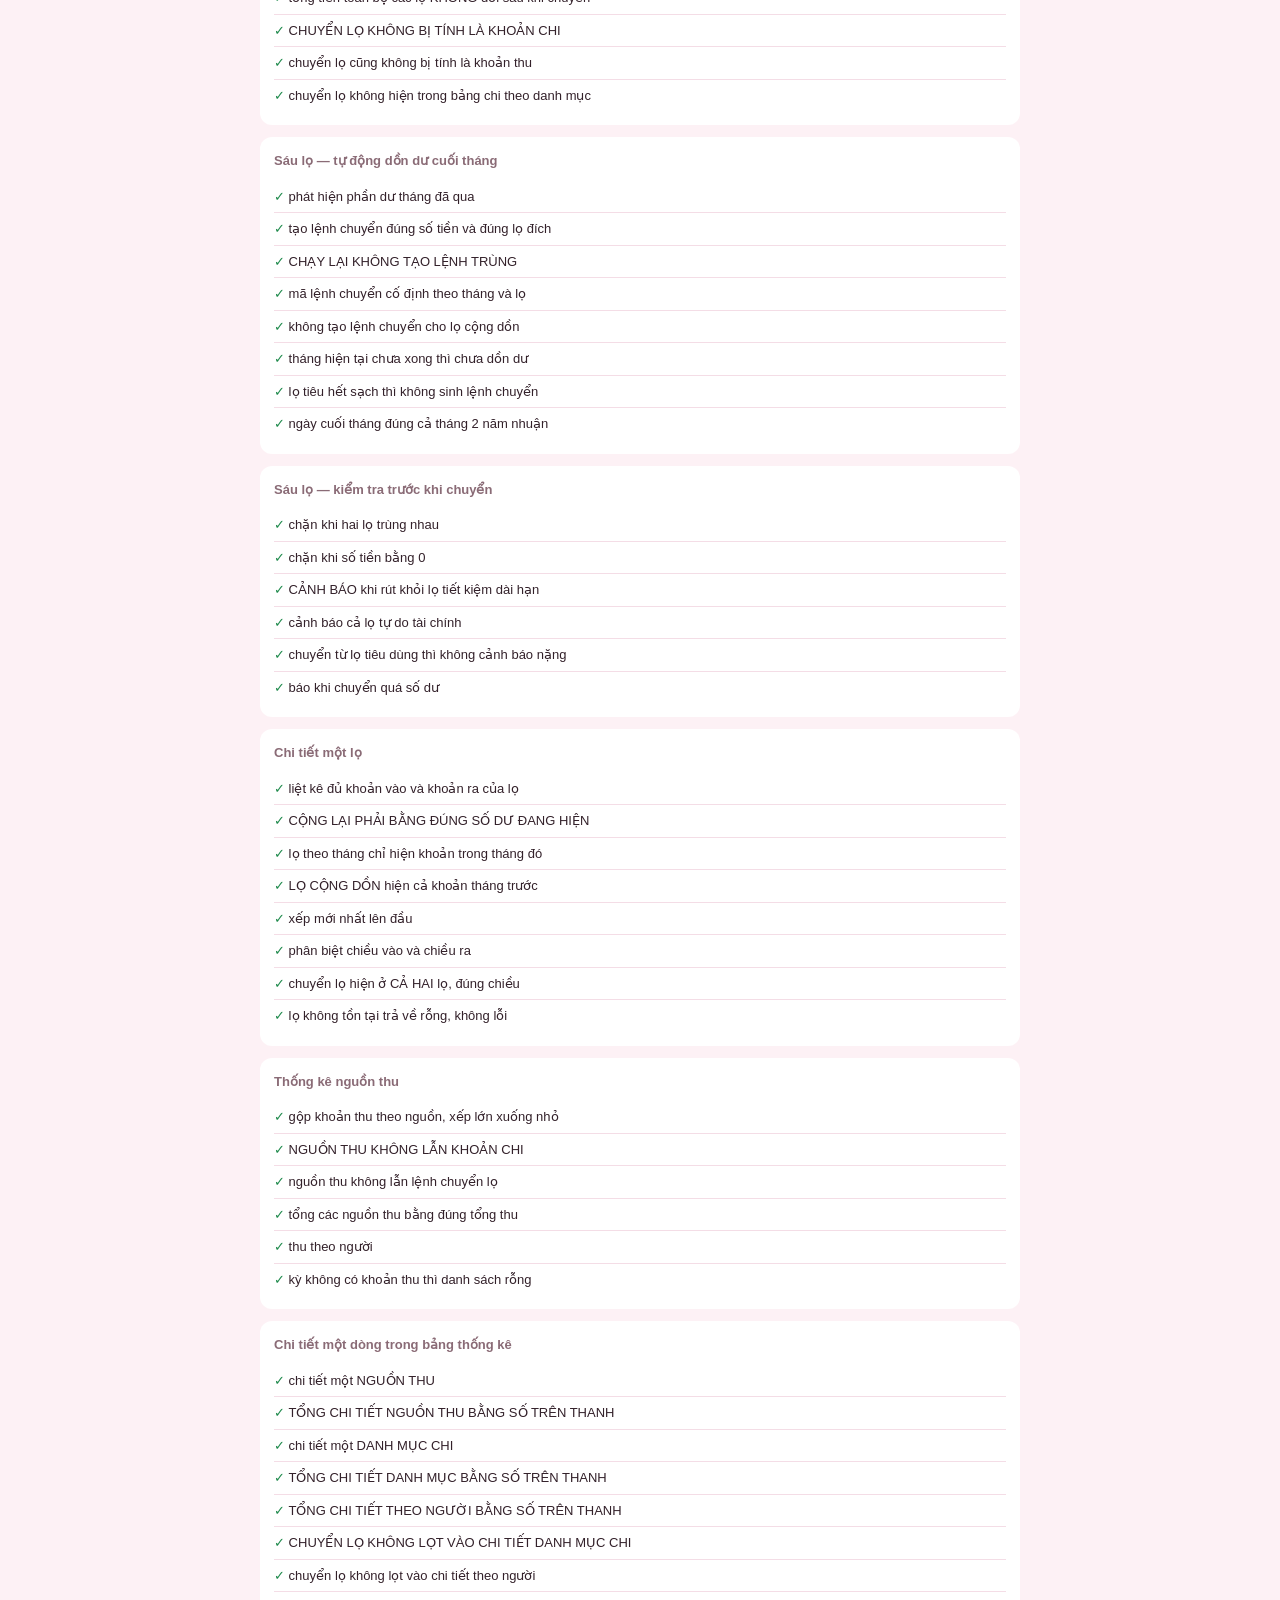
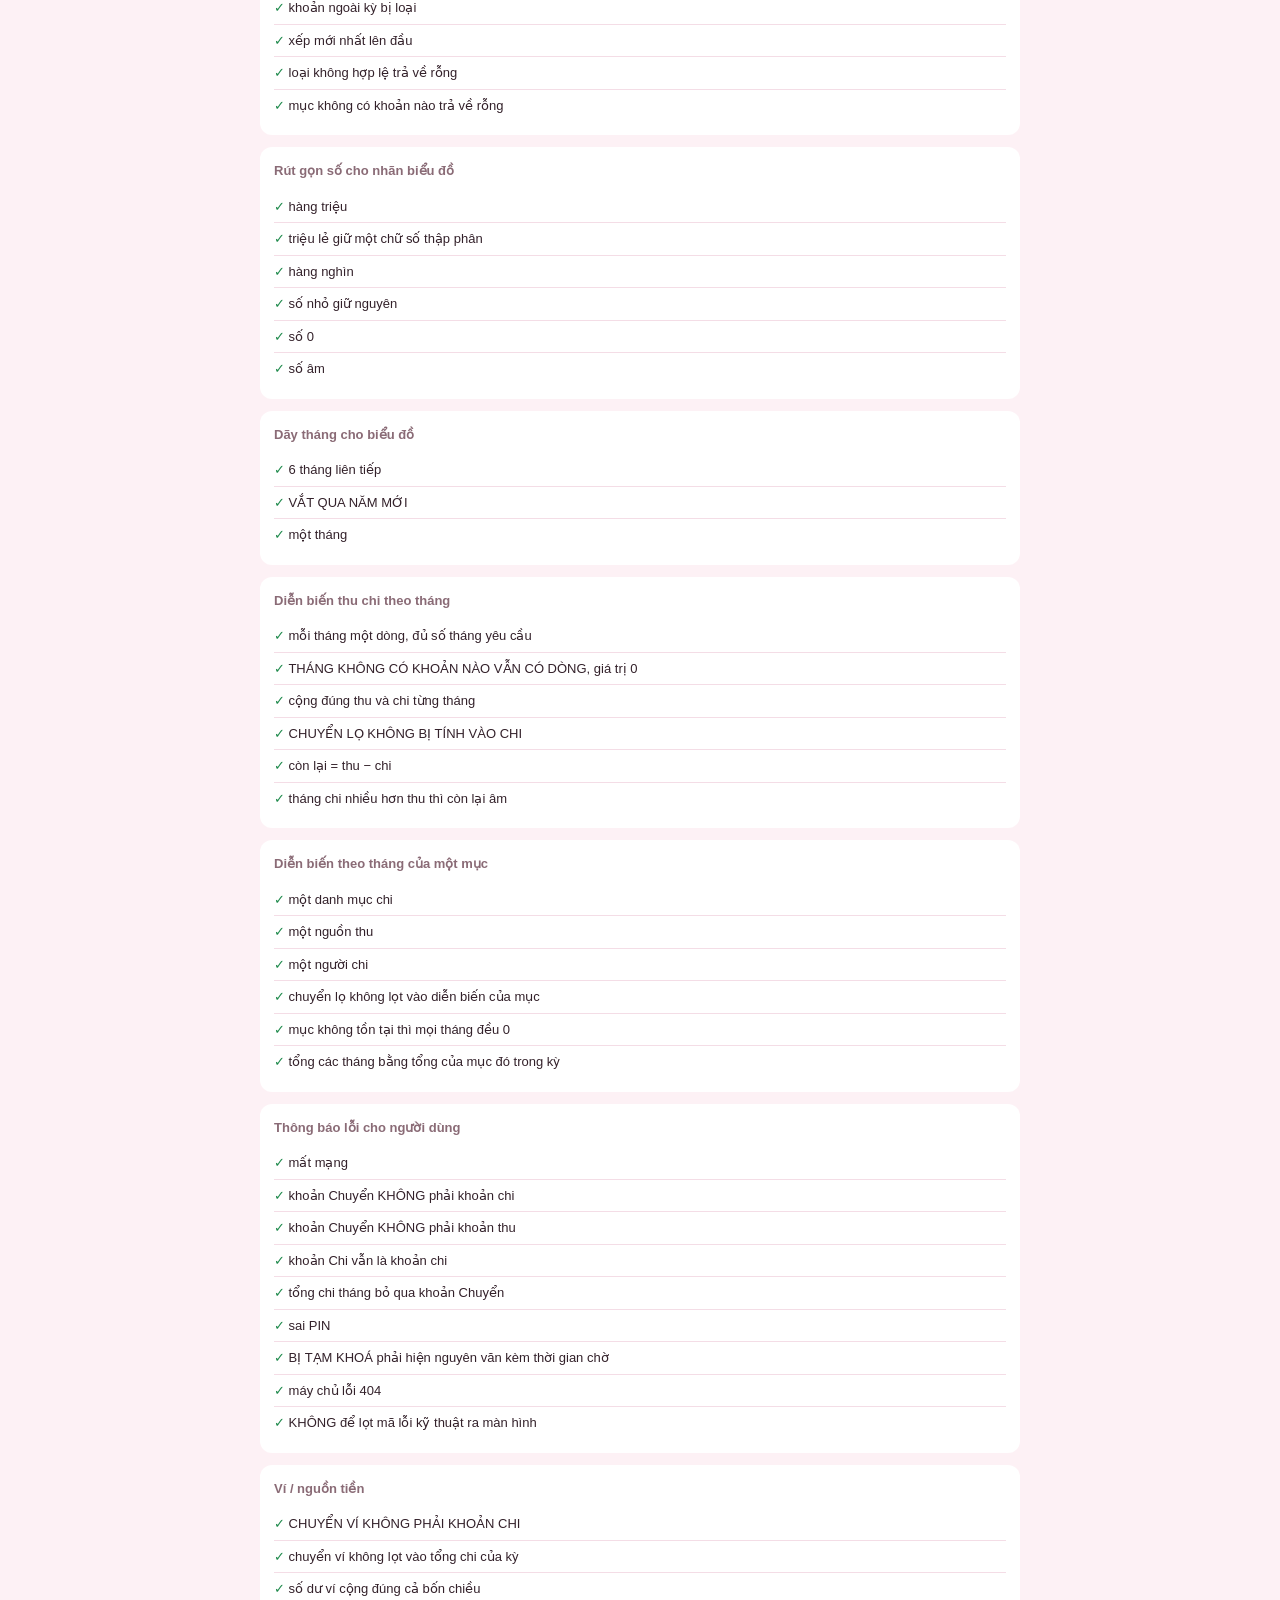
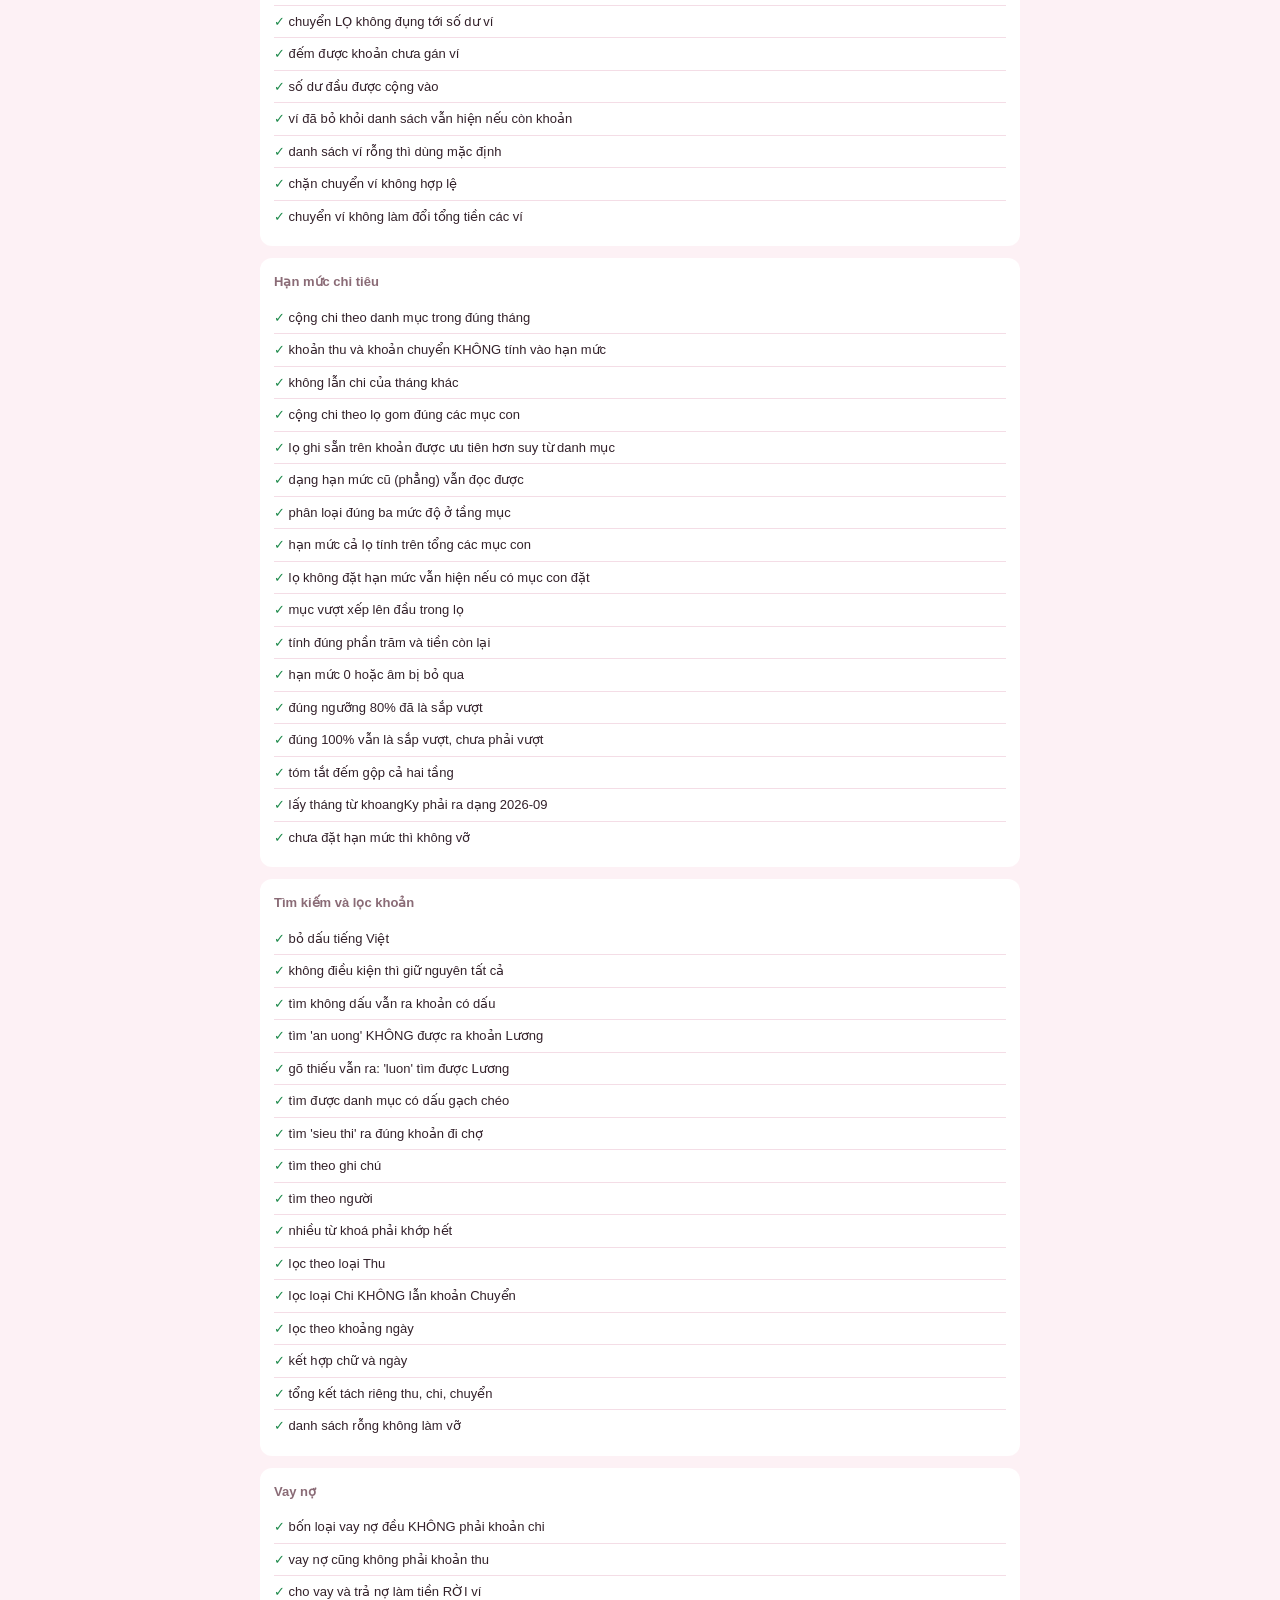
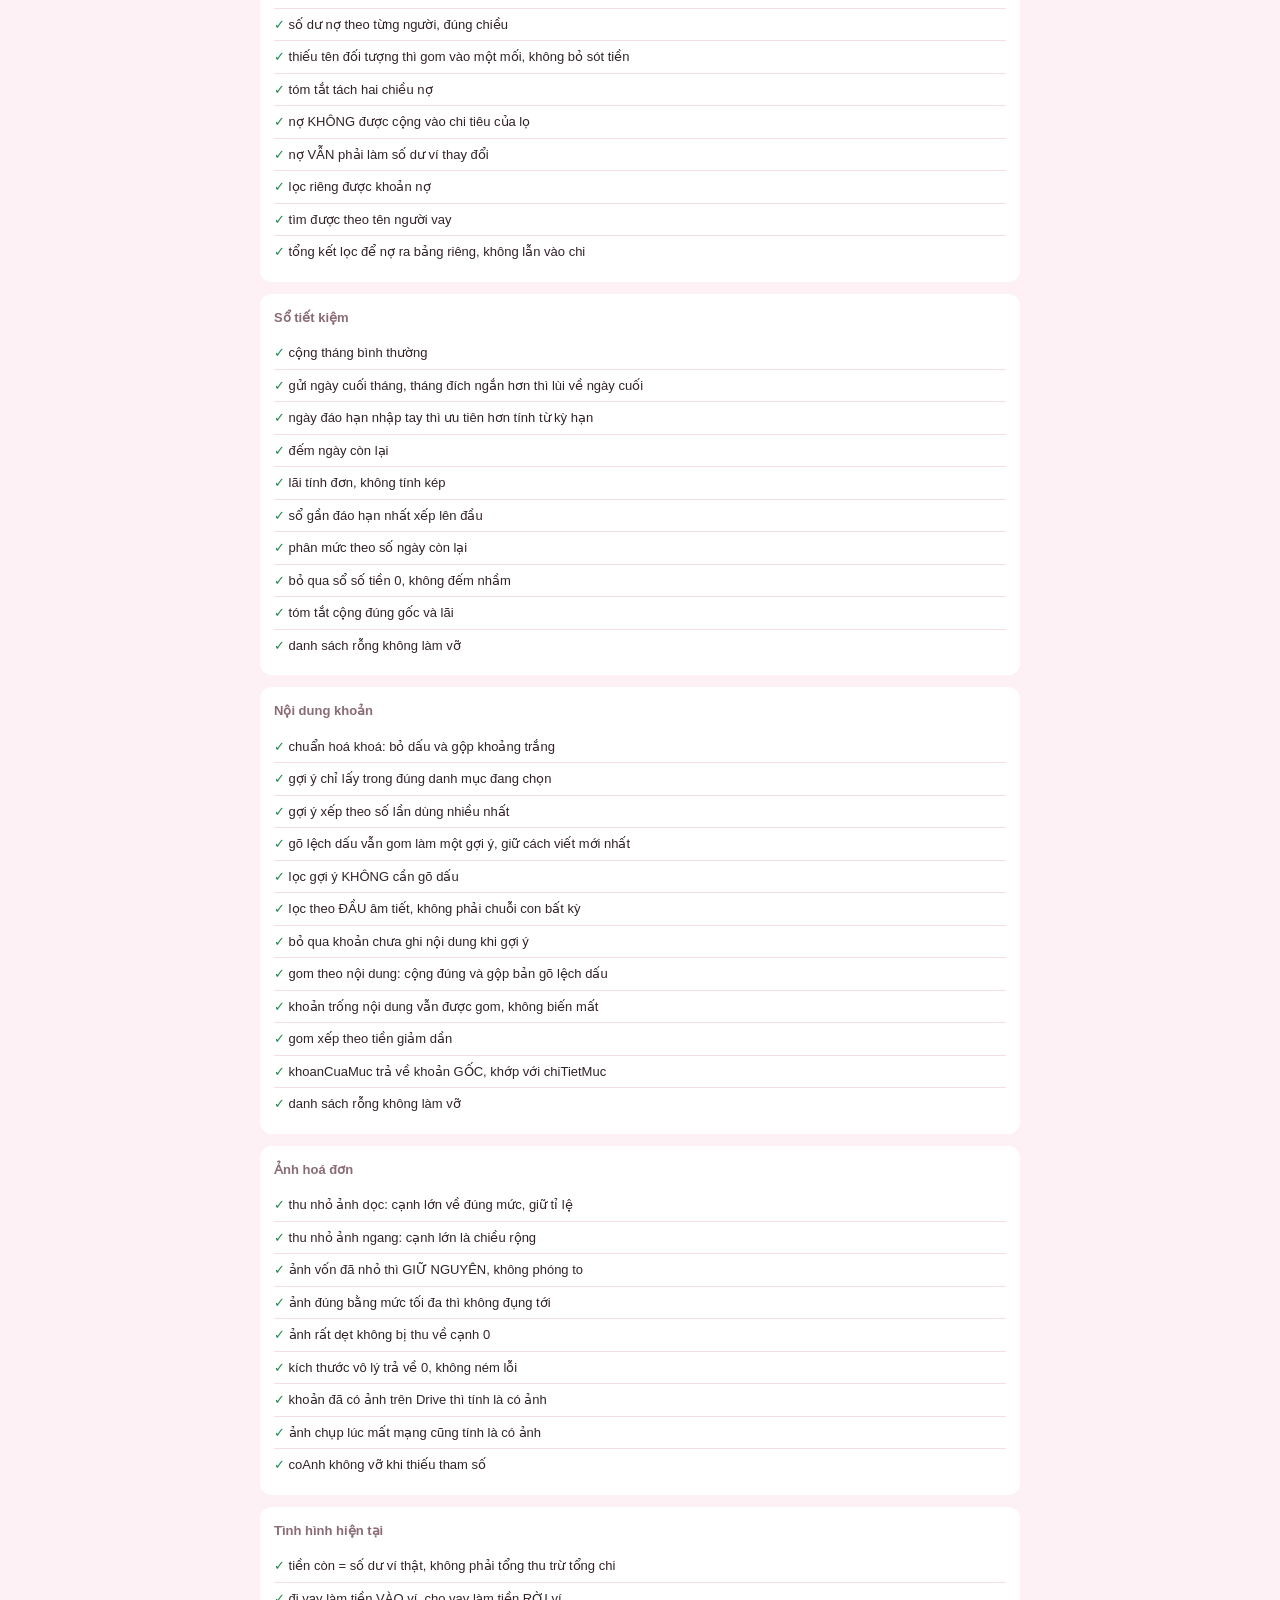
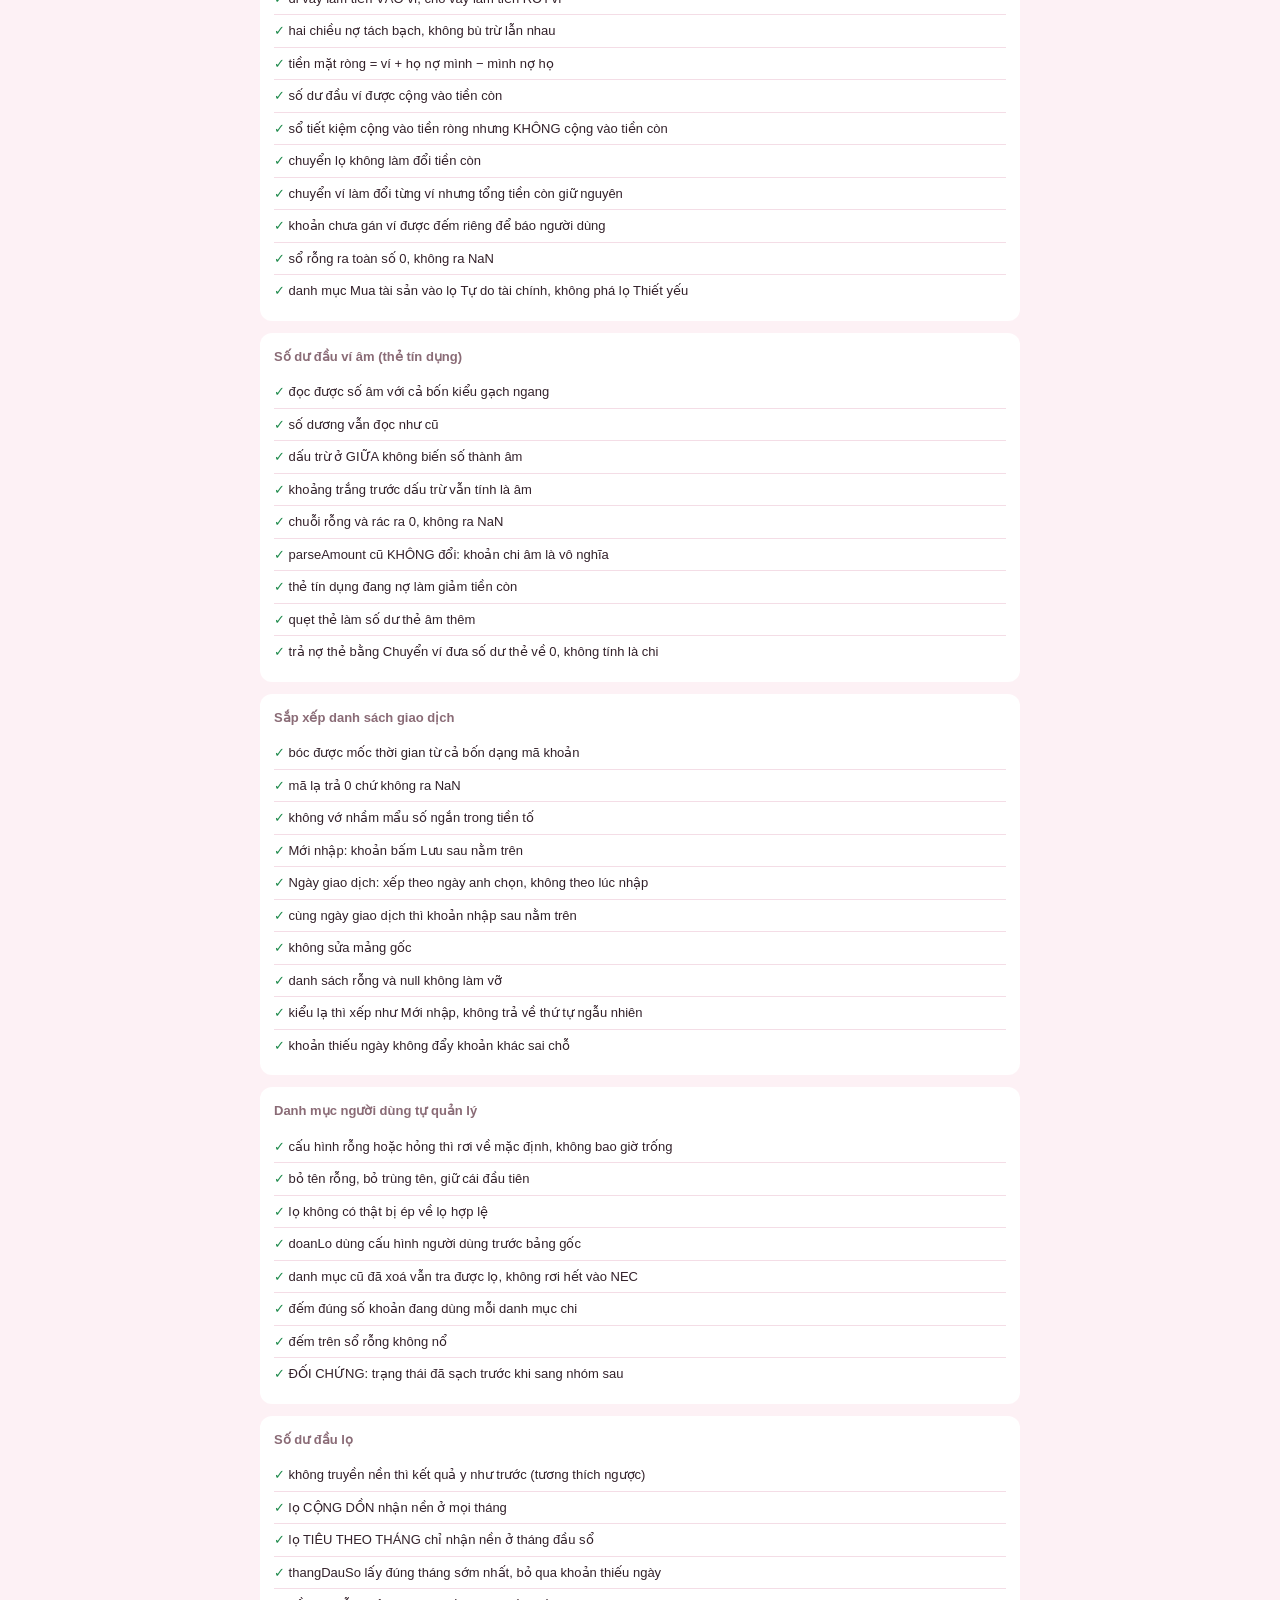
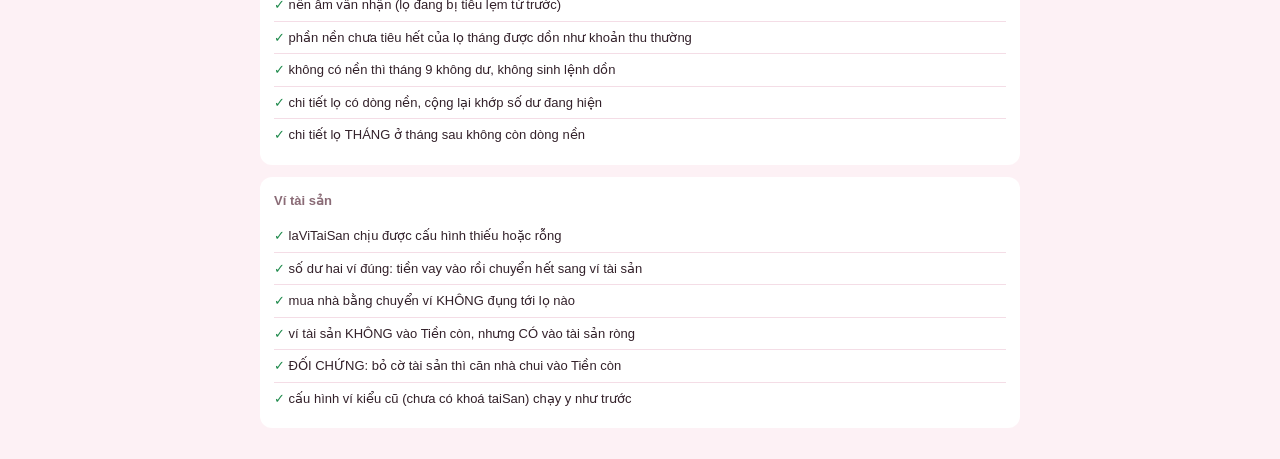
<file: test.html>
<!DOCTYPE html>
<html lang="vi">
<head>
<meta charset="UTF-8">
<meta name="viewport" content="width=device-width, initial-scale=1.0">
<title>Test - Sổ Chi Tiêu</title>
<style>
  body {
    font-family: -apple-system, BlinkMacSystemFont, "Segoe UI", Roboto, sans-serif;
    background: #fdf1f5; color: #33212a; margin: 0; padding: 20px;
    font-size: 14px; line-height: 1.5;
  }
  .wrap { max-width: 760px; margin: 0 auto; }
  h1 { font-size: 20px; margin: 0 0 4px; }
  .sub { color: #8a6b76; font-size: 13px; margin-bottom: 16px; }
  .tong {
    background: #fff; border-radius: 12px; padding: 16px;
    margin-bottom: 16px; font-size: 16px; font-weight: 700;
  }
  .tong.dat { border-left: 5px solid #1f8a4c; }
  .tong.hong { border-left: 5px solid #b3261e; }
  .nhom { background: #fff; border-radius: 12px; padding: 14px; margin-bottom: 12px; }
  .nhom h2 { font-size: 13px; color: #8a6b76; margin: 0 0 10px; }
  .ca { padding: 6px 0; border-bottom: 1px solid #f4dde6; font-size: 13px; }
  .ca:last-child { border-bottom: none; }
  .ok  { color: #1f8a4c; }
  .no  { color: #b3261e; font-weight: 600; }
  .chitiet { color: #8a6b76; font-size: 12px; padding-left: 20px; }
</style>
</head>
<body>
<div class="wrap">
  <h1>Test - Sổ Chi Tiêu</h1>
  <p class="sub">Kiểm tra phần tính toán trong <code>logic.js</code>. Mở trang này là tự chạy.</p>
  <div id="tong" class="tong">Đang chạy…</div>
  <div id="kq"></div>
</div>

<script>
function chayToanBo() {

// ===== Khung test tối giản =====
const ketQua = [];
let nhomHienTai = "";

function nhom(ten) { nhomHienTai = ten; }

function test(ten, fn) {
  try {
    fn();
    ketQua.push({ nhom: nhomHienTai, ten, dat: true });
  } catch (e) {
    ketQua.push({ nhom: nhomHienTai, ten, dat: false, loi: e.message });
  }
}

function bang(thuc, mong, ghiChu) {
  const a = JSON.stringify(thuc), b = JSON.stringify(mong);
  if (a !== b) {
    throw new Error(`${ghiChu ? ghiChu + ": " : ""}mong ${b}, nhận ${a}`);
  }
}

const N = s => new Date(s + "T00:00:00");   // ngày cố định, không lệ thuộc múi giờ

// ===================================================================
nhom("Đọc số tiền người dùng gõ");

test("bỏ dấu chấm phân cách", () => bang(Logic.parseAmount("50.000"), 50000));
test("số nhiều nhóm", () => bang(Logic.parseAmount("1.234.567"), 1234567));
test("chuỗi rỗng thành 0", () => bang(Logic.parseAmount(""), 0));
test("chữ cái thành 0", () => bang(Logic.parseAmount("abc"), 0));
test("null thành 0", () => bang(Logic.parseAmount(null), 0));
test("lẫn chữ và số thì lấy phần số", () => bang(Logic.parseAmount("50k000"), 50000));

nhom("Hiển thị số tiền");
test("chấm phân cách nghìn", () => bang(Logic.formatMoney(1234567), "1.234.567"));
test("số 0", () => bang(Logic.formatMoney(0), "0"));
test("làm tròn số lẻ", () => bang(Logic.formatMoney(1000.6), "1.001"));

// ===================================================================
nhom("Khoảng ngày theo TUẦN (tuần bắt đầu thứ Hai)");

test("giữa tuần: thứ Tư 12/08/2026", () => {
  const { dau, cuoi } = Logic.khoangKy("tuan", 0, N("2026-08-12"));
  bang([Logic.ngayKey(dau), Logic.ngayKey(cuoi)], ["2026-08-10", "2026-08-16"]);
});

test("CHỦ NHẬT vẫn thuộc tuần bắt đầu thứ Hai trước đó", () => {
  const { dau, cuoi } = Logic.khoangKy("tuan", 0, N("2026-08-16"));
  bang([Logic.ngayKey(dau), Logic.ngayKey(cuoi)], ["2026-08-10", "2026-08-16"]);
});

test("chính thứ Hai là ngày đầu tuần", () => {
  const { dau } = Logic.khoangKy("tuan", 0, N("2026-08-10"));
  bang(Logic.ngayKey(dau), "2026-08-10");
});

test("lùi 1 tuần", () => {
  const { dau, cuoi } = Logic.khoangKy("tuan", -1, N("2026-08-12"));
  bang([Logic.ngayKey(dau), Logic.ngayKey(cuoi)], ["2026-08-03", "2026-08-09"]);
});

test("tuần vắt qua năm mới", () => {
  const { dau, cuoi } = Logic.khoangKy("tuan", 0, N("2027-01-01"));
  bang([Logic.ngayKey(dau), Logic.ngayKey(cuoi)], ["2026-12-28", "2027-01-03"]);
});

// ===================================================================
nhom("Khoảng ngày theo THÁNG");

test("tháng đủ 31 ngày", () => {
  const { dau, cuoi } = Logic.khoangKy("thang", 0, N("2026-08-12"));
  bang([Logic.ngayKey(dau), Logic.ngayKey(cuoi)], ["2026-08-01", "2026-08-31"]);
});

test("tháng 2 năm thường có 28 ngày", () => {
  const { cuoi } = Logic.khoangKy("thang", 0, N("2026-02-10"));
  bang(Logic.ngayKey(cuoi), "2026-02-28");
});

test("tháng 2 năm nhuận có 29 ngày", () => {
  const { cuoi } = Logic.khoangKy("thang", 0, N("2028-02-10"));
  bang(Logic.ngayKey(cuoi), "2028-02-29");
});

test("lùi từ tháng 1 về tháng 12 năm trước", () => {
  const { dau, cuoi } = Logic.khoangKy("thang", -1, N("2026-01-15"));
  bang([Logic.ngayKey(dau), Logic.ngayKey(cuoi)], ["2025-12-01", "2025-12-31"]);
});

// ===================================================================
nhom("Khoảng ngày theo QUÝ");

test("tháng 8 thuộc quý 3", () => {
  const { dau, cuoi } = Logic.khoangKy("quy", 0, N("2026-08-12"));
  bang([Logic.ngayKey(dau), Logic.ngayKey(cuoi)], ["2026-07-01", "2026-09-30"]);
});

test("tháng 1 thuộc quý 1", () => {
  const { dau, cuoi } = Logic.khoangKy("quy", 0, N("2026-01-05"));
  bang([Logic.ngayKey(dau), Logic.ngayKey(cuoi)], ["2026-01-01", "2026-03-31"]);
});

test("tháng 12 thuộc quý 4", () => {
  const { dau, cuoi } = Logic.khoangKy("quy", 0, N("2026-12-31"));
  bang([Logic.ngayKey(dau), Logic.ngayKey(cuoi)], ["2026-10-01", "2026-12-31"]);
});

test("lùi từ quý 1 về quý 4 năm trước", () => {
  const { dau, cuoi } = Logic.khoangKy("quy", -1, N("2026-02-10"));
  bang([Logic.ngayKey(dau), Logic.ngayKey(cuoi)], ["2025-10-01", "2025-12-31"]);
});

// ===================================================================
nhom("Khoảng ngày theo NĂM");

test("cả năm", () => {
  const { dau, cuoi } = Logic.khoangKy("nam", 0, N("2026-08-12"));
  bang([Logic.ngayKey(dau), Logic.ngayKey(cuoi)], ["2026-01-01", "2026-12-31"]);
});

test("lùi 1 năm", () => {
  const { dau, cuoi } = Logic.khoangKy("nam", -1, N("2026-08-12"));
  bang([Logic.ngayKey(dau), Logic.ngayKey(cuoi)], ["2025-01-01", "2025-12-31"]);
});

// ===================================================================
nhom("Nhãn hiển thị của kỳ");

test("nhãn tuần", () => {
  const { dau, cuoi } = Logic.khoangKy("tuan", 0, N("2026-08-12"));
  bang(Logic.nhanKy("tuan", dau, cuoi), "10/08 – 16/08/2026");
});
test("nhãn tháng", () => {
  const { dau, cuoi } = Logic.khoangKy("thang", 0, N("2026-08-12"));
  bang(Logic.nhanKy("thang", dau, cuoi), "Tháng 8/2026");
});
test("nhãn quý", () => {
  const { dau, cuoi } = Logic.khoangKy("quy", 0, N("2026-08-12"));
  bang(Logic.nhanKy("quy", dau, cuoi), "Quý 3/2026");
});
test("nhãn năm", () => {
  const { dau, cuoi } = Logic.khoangKy("nam", 0, N("2026-08-12"));
  bang(Logic.nhanKy("nam", dau, cuoi), "Năm 2026");
});

// ===================================================================
nhom("Phân biệt khoản thu và khoản chi");

test("type Thu là khoản thu", () => bang(Logic.laKhoanThu({ type: "Thu" }), true));
test("type Chi là khoản chi", () => bang(Logic.laKhoanThu({ type: "Chi" }), false));
test("DỮ LIỆU CŨ không có type thì tính là chi", () => bang(Logic.laKhoanThu({}), false));
test("type rỗng tính là chi", () => bang(Logic.laKhoanThu({ type: "" }), false));

// ===================================================================
nhom("Gộp số liệu một kỳ");

const MAU = [
  { date: "2026-08-01", amount: 100000, category: "Ăn uống",     payer: "Chương", type: "Chi" },
  { date: "2026-08-15", amount: 250000, category: "Đi lại",      payer: "Thư",    type: "Chi" },
  { date: "2026-08-15", amount:  50000, category: "Ăn uống",     payer: "Chương", type: "Chi" },
  { date: "2026-08-20", amount: 9000000, category: "Lương",      payer: "Chương", type: "Thu" },
  { date: "2026-08-31", amount:  30000, category: "Chợ/Siêu thị", payer: "Thư"                 }, // cũ, không có type
  { date: "2026-09-01", amount: 999999, category: "Ăn uống",     payer: "Chương", type: "Chi" }  // ngoài kỳ
];
const NGUOI = ["Chương", "Thư"];
const gop = Logic.tongHopKy(MAU, "2026-08-01", "2026-08-31", NGUOI);

test("chỉ lấy khoản nằm trong kỳ", () => bang(gop.soKhoan, 5));
test("tổng thu", () => bang(gop.tongThu, 9000000));
test("tổng chi (gồm cả dòng cũ thiếu type)", () => bang(gop.tongChi, 430000));
test("còn lại = thu − chi", () => bang(gop.conLai, 8570000));

test("MỐC ĐẦU KỲ được tính vào (01/08)", () => {
  const r = Logic.tongHopKy(MAU, "2026-08-01", "2026-08-01", NGUOI);
  bang(r.tongChi, 100000);
});
test("MỐC CUỐI KỲ được tính vào (31/08)", () => {
  const r = Logic.tongHopKy(MAU, "2026-08-31", "2026-08-31", NGUOI);
  bang(r.tongChi, 30000);
});
test("khoản ngoài kỳ bị loại", () => {
  const r = Logic.tongHopKy(MAU, "2026-09-01", "2026-09-30", NGUOI);
  bang([r.tongChi, r.soKhoan], [999999, 1]);
});

test("gộp theo danh mục, xếp từ lớn xuống nhỏ", () => {
  bang(gop.theoDanhMuc, [
    { ten: "Đi lại", tien: 250000 },
    { ten: "Ăn uống", tien: 150000 },
    { ten: "Chợ/Siêu thị", tien: 30000 }
  ]);
});

test("danh mục KHÔNG lẫn khoản thu", () => {
  bang(gop.theoDanhMuc.some(d => d.ten === "Lương"), false);
});

test("gộp theo người, chỉ tính khoản chi", () => {
  bang(gop.theoNguoi, [
    { ten: "Thư", tien: 280000 },
    { ten: "Chương", tien: 150000 }
  ]);
});

test("người không chi gì thì không hiện", () => {
  const r = Logic.tongHopKy(MAU, "2026-08-01", "2026-08-01", NGUOI);
  bang(r.theoNguoi, [{ ten: "Chương", tien: 100000 }]);
});

test("kỳ rỗng trả về số 0, không lỗi", () => {
  const r = Logic.tongHopKy(MAU, "2020-01-01", "2020-01-31", NGUOI);
  bang([r.soKhoan, r.tongThu, r.tongChi, r.conLai, r.theoDanhMuc, r.theoNguoi],
       [0, 0, 0, 0, [], []]);
});

test("danh sách rỗng không làm vỡ", () => {
  const r = Logic.tongHopKy([], "2026-08-01", "2026-08-31", NGUOI);
  bang(r.tongChi, 0);
});

test("chi nhiều hơn thu thì còn lại âm", () => {
  const r = Logic.tongHopKy([
    { date: "2026-08-05", amount: 500000, category: "Ăn uống", payer: "Thư", type: "Chi" },
    { date: "2026-08-06", amount: 200000, category: "Lương",   payer: "Thư", type: "Thu" }
  ], "2026-08-01", "2026-08-31", NGUOI);
  bang(r.conLai, -300000);
});

test("khoản thiếu danh mục xếp vào Khác", () => {
  const r = Logic.tongHopKy([
    { date: "2026-08-05", amount: 1000, payer: "Thư", type: "Chi" }
  ], "2026-08-01", "2026-08-31", NGUOI);
  bang(r.theoDanhMuc, [{ ten: "Khác", tien: 1000 }]);
});

test("số tiền dạng chuỗi vẫn cộng đúng", () => {
  const r = Logic.tongHopKy([
    { date: "2026-08-05", amount: "1000", category: "Ăn uống", payer: "Thư", type: "Chi" }
  ], "2026-08-01", "2026-08-31", NGUOI);
  bang(r.tongChi, 1000);
});

// ===================================================================
nhom("Sáu lọ — chia khoản thu");

test("chia đúng tỉ lệ chuẩn", () => {
  const r = Logic.phanBo(20000000, Logic.tiLeMacDinh());
  bang([r.NEC, r.FFA, r.LTSS, r.EDU, r.PLAY, r.GIVE],
       [11000000, 2000000, 2000000, 2000000, 2000000, 1000000]);
});

test("TỔNG CÁC LỌ LUÔN BẰNG SỐ TIỀN GỐC (số lẻ)", () => {
  const tien = 12345679;
  const r = Logic.phanBo(tien, Logic.tiLeMacDinh());
  const tong = Object.keys(r).reduce((s, k) => s + r[k], 0);
  bang(tong, tien, "phần lẻ bị rơi mất");
});

test("tổng vẫn khớp với tỉ lệ tự đặt", () => {
  const ty = { NEC: 60, FFA: 5, LTSS: 15, EDU: 5, PLAY: 10, GIVE: 5 };
  const tien = 7777777;
  const r = Logic.phanBo(tien, ty);
  bang(Object.keys(r).reduce((s, k) => s + r[k], 0), tien);
});

test("tiền 0 thì mọi lọ đều 0", () => {
  const r = Logic.phanBo(0, Logic.tiLeMacDinh());
  bang(r.NEC, 0);
});

test("bảng phân bổ đã lưu được ưu tiên hơn tỉ lệ hiện tại", () => {
  const khoanThu = { amount: 1000000, type: "Thu", alloc: { NEC: 1000000, FFA: 0, LTSS: 0, EDU: 0, PLAY: 0, GIVE: 0 } };
  const r = Logic.phanBoCuaKhoanThu(khoanThu, Logic.tiLeMacDinh());
  bang(r.NEC, 1000000, "đổi tỉ lệ không được làm sai lịch sử");
});

// ===================================================================
nhom("Sáu lọ — đoán lọ từ danh mục");

test("Ăn uống vào Thiết yếu", () => bang(Logic.doanLo("Ăn uống"), "NEC"));
test("Giải trí vào Hưởng thụ", () => bang(Logic.doanLo("Giải trí"), "PLAY"));
test("Học tập vào Giáo dục", () => bang(Logic.doanLo("Học tập"), "EDU"));
test("Từ thiện vào Cho đi", () => bang(Logic.doanLo("Từ thiện"), "GIVE"));
test("danh mục lạ rơi vào Thiết yếu", () => bang(Logic.doanLo("Linh tinh"), "NEC"));

// ===================================================================
nhom("Sáu lọ — số dư");

const TY = Logic.tiLeMacDinh();
const SO = [
  { id: "t1", date: "2026-08-01", amount: 20000000, type: "Thu", category: "Lương" },
  { id: "c1", date: "2026-08-05", amount: 3000000, type: "Chi", jar: "NEC", category: "Chợ/Siêu thị" },
  { id: "c2", date: "2026-08-06", amount:  500000, type: "Chi", jar: "PLAY", category: "Giải trí" }
];

test("lọ nhận tiền từ khoản thu", () => {
  bang(Logic.soDuCacLo(SO, "2026-08", TY).NEC.vao, 11000000);
});
test("khoản chi trừ đúng lọ", () => {
  const r = Logic.soDuCacLo(SO, "2026-08", TY);
  bang([r.NEC.con, r.PLAY.con], [8000000, 1500000]);
});
test("lọ không liên quan giữ nguyên", () => {
  bang(Logic.soDuCacLo(SO, "2026-08", TY).GIVE.con, 1000000);
});

test("khoản chi thiếu cột lọ thì suy từ danh mục", () => {
  const ds = [{ id: "x", date: "2026-08-05", amount: 100000, type: "Chi", category: "Giải trí" }];
  bang(Logic.soDuCacLo(ds, "2026-08", TY).PLAY.ra, 100000);
});

test("LỌ CỘNG DỒN giữ tiền qua tháng", () => {
  const ds = [{ id: "t", date: "2026-07-01", amount: 10000000, type: "Thu" }];
  bang(Logic.soDuCacLo(ds, "2026-08", TY).LTSS.con, 1000000, "tiền tiết kiệm tháng 7 phải còn ở tháng 8");
});

test("LỌ THEO THÁNG không mang tiền tháng trước sang", () => {
  const ds = [{ id: "t", date: "2026-07-01", amount: 10000000, type: "Thu" }];
  bang(Logic.soDuCacLo(ds, "2026-08", TY).NEC.con, 0, "lọ Thiết yếu phải bắt đầu lại mỗi tháng");
});

// ===================================================================
nhom("Sáu lọ — chuyển tiền giữa các lọ");

const CHUYEN = SO.concat([
  { id: "m1", date: "2026-08-20", amount: 1000000, type: "Chuyển", jar: "NEC", jarTo: "LTSS" }
]);

test("lọ nguồn bị trừ", () => {
  bang(Logic.soDuCacLo(CHUYEN, "2026-08", TY).NEC.con, 7000000);
});
test("lọ đích được cộng", () => {
  bang(Logic.soDuCacLo(CHUYEN, "2026-08", TY).LTSS.con, 3000000);
});
test("tổng tiền toàn bộ các lọ KHÔNG đổi sau khi chuyển", () => {
  const truoc = Logic.soDuCacLo(SO, "2026-08", TY);
  const sau = Logic.soDuCacLo(CHUYEN, "2026-08", TY);
  const cong = r => Object.keys(r).reduce((s, k) => s + r[k].con, 0);
  bang(cong(sau), cong(truoc), "chuyển lọ không được làm sinh ra hay mất tiền");
});

test("CHUYỂN LỌ KHÔNG BỊ TÍNH LÀ KHOẢN CHI", () => {
  const r = Logic.tongHopKy(CHUYEN, "2026-08-01", "2026-08-31", ["Chương"]);
  bang(r.tongChi, 3500000, "lệnh chuyển bị cộng nhầm vào tổng chi");
});
test("chuyển lọ cũng không bị tính là khoản thu", () => {
  const r = Logic.tongHopKy(CHUYEN, "2026-08-01", "2026-08-31", ["Chương"]);
  bang(r.tongThu, 20000000);
});
test("chuyển lọ không hiện trong bảng chi theo danh mục", () => {
  const r = Logic.tongHopKy(CHUYEN, "2026-08-01", "2026-08-31", ["Chương"]);
  bang(r.theoDanhMuc.some(d => d.ten === "Chuyển lọ"), false);
});

// ===================================================================
nhom("Sáu lọ — tự động dồn dư cuối tháng");

const THANG_TRUOC = [
  { id: "t7", date: "2026-07-01", amount: 20000000, type: "Thu" },
  { id: "c7", date: "2026-07-10", amount: 10000000, type: "Chi", jar: "NEC", category: "Chợ/Siêu thị" }
];

test("phát hiện phần dư tháng đã qua", () => {
  const du = Logic.duChuaChuyen(THANG_TRUOC, "2026-08", TY);
  const nec = du.find(d => d.lo === "NEC");
  bang(nec.tien, 1000000);
});

test("tạo lệnh chuyển đúng số tiền và đúng lọ đích", () => {
  const ls = Logic.lenhChuyenTuDong(THANG_TRUOC, "2026-08", TY, "LTSS");
  const nec = ls.find(l => l.jar === "NEC");
  bang([nec.amount, nec.jarTo, nec.type, nec.date],
       [1000000, "LTSS", "Chuyển", "2026-07-31"]);
});

test("CHẠY LẠI KHÔNG TẠO LỆNH TRÙNG", () => {
  const lan1 = Logic.lenhChuyenTuDong(THANG_TRUOC, "2026-08", TY, "LTSS");
  const sauKhiGhi = THANG_TRUOC.concat(lan1);
  const lan2 = Logic.lenhChuyenTuDong(sauKhiGhi, "2026-08", TY, "LTSS");
  bang(lan2.length, 0, "mở app nhiều lần sẽ ghi trùng lệnh chuyển");
});

test("mã lệnh chuyển cố định theo tháng và lọ", () => {
  bang(Logic.maChuyenTuDong("2026-07", "NEC"), "auto-2026-07-NEC");
});

test("không tạo lệnh chuyển cho lọ cộng dồn", () => {
  const ls = Logic.lenhChuyenTuDong(THANG_TRUOC, "2026-08", TY, "LTSS");
  bang(ls.some(l => l.jar === "LTSS" || l.jar === "FFA"), false);
});

test("tháng hiện tại chưa xong thì chưa dồn dư", () => {
  const ls = Logic.lenhChuyenTuDong(THANG_TRUOC, "2026-07", TY, "LTSS");
  bang(ls.length, 0, "không được dồn dư khi tháng còn đang chạy");
});

test("lọ tiêu hết sạch thì không sinh lệnh chuyển", () => {
  const ds = [
    { id: "a", date: "2026-07-01", amount: 20000000, type: "Thu" },
    { id: "b", date: "2026-07-10", amount: 11000000, type: "Chi", jar: "NEC", category: "Chợ/Siêu thị" },
    { id: "c", date: "2026-07-11", amount: 2000000, type: "Chi", jar: "PLAY", category: "Giải trí" }
  ];
  bang(Logic.lenhChuyenTuDong(ds, "2026-08", TY, "LTSS").length, 0);
});

test("ngày cuối tháng đúng cả tháng 2 năm nhuận", () => {
  bang([Logic.ngayCuoiThang("2026-02"), Logic.ngayCuoiThang("2028-02")],
       ["2026-02-28", "2028-02-29"]);
});

// ===================================================================
nhom("Sáu lọ — kiểm tra trước khi chuyển");

const SODU = Logic.soDuCacLo(SO, "2026-08", TY);

test("chặn khi hai lọ trùng nhau", () => {
  bang(Logic.kiemTraChuyen("NEC", "NEC", 1000, SODU).duoc, false);
});
test("chặn khi số tiền bằng 0", () => {
  bang(Logic.kiemTraChuyen("NEC", "LTSS", 0, SODU).duoc, false);
});
test("CẢNH BÁO khi rút khỏi lọ tiết kiệm dài hạn", () => {
  const r = Logic.kiemTraChuyen("LTSS", "NEC", 100000, SODU);
  bang([r.duoc, r.canhBao.length > 0], [true, true], "phải cho chuyển nhưng có cảnh báo");
});
test("cảnh báo cả lọ tự do tài chính", () => {
  bang(Logic.kiemTraChuyen("FFA", "NEC", 100000, SODU).canhBao.length > 0, true);
});
test("chuyển từ lọ tiêu dùng thì không cảnh báo nặng", () => {
  bang(Logic.kiemTraChuyen("PLAY", "LTSS", 100000, SODU).canhBao, "");
});
test("báo khi chuyển quá số dư", () => {
  const r = Logic.kiemTraChuyen("PLAY", "LTSS", 99000000, SODU);
  bang([r.duoc, r.vuotSoDu], [true, true]);
});

// ===================================================================
nhom("Chi tiết một lọ");

const CT = [
  { id: "t1", date: "2026-07-01", amount: 20000000, type: "Thu", category: "Lương" },
  { id: "t2", date: "2026-08-01", amount: 10000000, type: "Thu", category: "Thưởng" },
  { id: "c1", date: "2026-08-05", amount:  300000, type: "Chi", jar: "NEC", category: "Ăn uống", payer: "Thư" },
  { id: "c2", date: "2026-08-06", amount:  200000, type: "Chi", jar: "PLAY", category: "Giải trí", payer: "Chương" },
  { id: "m1", date: "2026-08-10", amount:  500000, type: "Chuyển", jar: "PLAY", jarTo: "LTSS" }
];

test("liệt kê đủ khoản vào và khoản ra của lọ", () => {
  const ds = Logic.chiTietLo(CT, "PLAY", "2026-08", TY);
  bang(ds.length, 3, "phải có: chia từ khoản thu, chi giải trí, chuyển đi");
});

test("CỘNG LẠI PHẢI BẰNG ĐÚNG SỐ DƯ ĐANG HIỆN", () => {
  Logic.LOS.forEach(lo => {
    const ct = Logic.chiTietLo(CT, lo.key, "2026-08", TY);
    const tong = ct.reduce((s, d) => s + (d.chieu === "vao" ? d.tien : -d.tien), 0);
    const soDu = Logic.soDuCacLo(CT, "2026-08", TY)[lo.key].con;
    bang(tong, soDu, `lọ ${lo.ten} lệch giữa chi tiết và số dư`);
  });
});

test("lọ theo tháng chỉ hiện khoản trong tháng đó", () => {
  const ds = Logic.chiTietLo(CT, "NEC", "2026-08", TY);
  bang(ds.some(d => d.date.startsWith("2026-07")), false);
});

test("LỌ CỘNG DỒN hiện cả khoản tháng trước", () => {
  const ds = Logic.chiTietLo(CT, "LTSS", "2026-08", TY);
  bang(ds.some(d => d.date.startsWith("2026-07")), true, "tiền để dành tháng 7 phải nhìn thấy được");
});

test("xếp mới nhất lên đầu", () => {
  const ds = Logic.chiTietLo(CT, "LTSS", "2026-08", TY);
  const ngay = ds.map(d => d.date);
  bang(ngay.slice().sort().reverse(), ngay);
});

test("phân biệt chiều vào và chiều ra", () => {
  const ds = Logic.chiTietLo(CT, "PLAY", "2026-08", TY);
  bang([
    ds.filter(d => d.chieu === "vao").length,
    ds.filter(d => d.chieu === "ra").length
  ], [1, 2]);
});

test("chuyển lọ hiện ở CẢ HAI lọ, đúng chiều", () => {
  const nguon = Logic.chiTietLo(CT, "PLAY", "2026-08", TY).find(d => d.moTa === "Chuyển đi");
  const dich  = Logic.chiTietLo(CT, "LTSS", "2026-08", TY).find(d => d.moTa === "Chuyển vào");
  bang([nguon.tien, dich.tien], [500000, 500000]);
});

test("lọ không tồn tại trả về rỗng, không lỗi", () => {
  bang(Logic.chiTietLo(CT, "KHONG_CO", "2026-08", TY), []);
});

// ===================================================================
nhom("Thống kê nguồn thu");

test("gộp khoản thu theo nguồn, xếp lớn xuống nhỏ", () => {
  const r = Logic.tongHopKy(CT, "2026-07-01", "2026-08-31", NGUOI);
  bang(r.theoNguonThu, [
    { ten: "Lương", tien: 20000000 },
    { ten: "Thưởng", tien: 10000000 }
  ]);
});

test("NGUỒN THU KHÔNG LẪN KHOẢN CHI", () => {
  const r = Logic.tongHopKy(CT, "2026-08-01", "2026-08-31", NGUOI);
  bang(r.theoNguonThu.some(n => n.ten === "Ăn uống" || n.ten === "Giải trí"), false);
});

test("nguồn thu không lẫn lệnh chuyển lọ", () => {
  const r = Logic.tongHopKy(CT, "2026-08-01", "2026-08-31", NGUOI);
  bang(r.theoNguonThu.some(n => n.ten === "Chuyển lọ"), false);
});

test("tổng các nguồn thu bằng đúng tổng thu", () => {
  const r = Logic.tongHopKy(CT, "2026-07-01", "2026-08-31", NGUOI);
  bang(r.theoNguonThu.reduce((s, n) => s + n.tien, 0), r.tongThu);
});

test("thu theo người", () => {
  const ds = [
    { date: "2026-08-01", amount: 9000000, type: "Thu", category: "Lương", payer: "Chương" },
    { date: "2026-08-02", amount: 7000000, type: "Thu", category: "Lương", payer: "Thư" }
  ];
  const r = Logic.tongHopKy(ds, "2026-08-01", "2026-08-31", NGUOI);
  bang(r.theoNguoiThu, [
    { ten: "Chương", tien: 9000000 },
    { ten: "Thư", tien: 7000000 }
  ]);
});

test("kỳ không có khoản thu thì danh sách rỗng", () => {
  const r = Logic.tongHopKy(CT, "2026-09-01", "2026-09-30", NGUOI);
  bang([r.theoNguonThu, r.theoNguoiThu], [[], []]);
});

// ===================================================================
nhom("Chi tiết một dòng trong bảng thống kê");

const CTM = [
  { date: "2026-08-01", amount: 9000000, type: "Thu", category: "Lương",   payer: "Chương" },
  { date: "2026-08-02", amount: 7000000, type: "Thu", category: "Lương",   payer: "Thư" },
  { date: "2026-08-03", amount: 1000000, type: "Thu", category: "Thưởng",  payer: "Chương" },
  { date: "2026-08-05", amount:  300000, type: "Chi", category: "Ăn uống", payer: "Thư", note: "cơm trưa" },
  { date: "2026-08-06", amount:  120000, type: "Chi", category: "Ăn uống", payer: "Chương" },
  { date: "2026-08-07", amount:  250000, type: "Chi", category: "Đi lại",  payer: "Thư" },
  { date: "2026-08-10", amount:  500000, type: "Chuyển", jar: "PLAY", jarTo: "LTSS", category: "Chuyển lọ" },
  { date: "2026-09-01", amount:  999999, type: "Chi", category: "Ăn uống", payer: "Thư" }
];
const TU = "2026-08-01", DEN = "2026-08-31";
const gopCTM = Logic.tongHopKy(CTM, TU, DEN, NGUOI);

test("chi tiết một NGUỒN THU", () => {
  const ds = Logic.chiTietMuc(CTM, TU, DEN, "nguonThu", "Lương");
  bang([ds.length, ds.every(d => d.chieu === "vao")], [2, true]);
});

test("TỔNG CHI TIẾT NGUỒN THU BẰNG SỐ TRÊN THANH", () => {
  gopCTM.theoNguonThu.forEach(n => {
    const ds = Logic.chiTietMuc(CTM, TU, DEN, "nguonThu", n.ten);
    bang(ds.reduce((s, d) => s + d.tien, 0), n.tien, `nguồn ${n.ten} lệch`);
  });
});

test("chi tiết một DANH MỤC CHI", () => {
  const ds = Logic.chiTietMuc(CTM, TU, DEN, "danhMucChi", "Ăn uống");
  bang([ds.length, ds.reduce((s, d) => s + d.tien, 0)], [2, 420000]);
});

test("TỔNG CHI TIẾT DANH MỤC BẰNG SỐ TRÊN THANH", () => {
  gopCTM.theoDanhMuc.forEach(m => {
    const ds = Logic.chiTietMuc(CTM, TU, DEN, "danhMucChi", m.ten);
    bang(ds.reduce((s, d) => s + d.tien, 0), m.tien, `danh mục ${m.ten} lệch`);
  });
});

test("TỔNG CHI TIẾT THEO NGƯỜI BẰNG SỐ TRÊN THANH", () => {
  gopCTM.theoNguoi.forEach(n => {
    const ds = Logic.chiTietMuc(CTM, TU, DEN, "nguoiChi", n.ten);
    bang(ds.reduce((s, d) => s + d.tien, 0), n.tien, `người ${n.ten} lệch`);
  });
});

test("CHUYỂN LỌ KHÔNG LỌT VÀO CHI TIẾT DANH MỤC CHI", () => {
  bang(Logic.chiTietMuc(CTM, TU, DEN, "danhMucChi", "Chuyển lọ"), []);
});

test("chuyển lọ không lọt vào chi tiết theo người", () => {
  const ds = Logic.chiTietMuc(CTM, TU, DEN, "nguoiChi", "Thư");
  bang(ds.some(d => d.tien === 500000), false);
});

test("khoản ngoài kỳ bị loại", () => {
  const ds = Logic.chiTietMuc(CTM, TU, DEN, "danhMucChi", "Ăn uống");
  bang(ds.some(d => d.date.startsWith("2026-09")), false);
});

test("xếp mới nhất lên đầu", () => {
  const ds = Logic.chiTietMuc(CTM, TU, DEN, "nguonThu", "Lương");
  bang(ds.map(d => d.date), ["2026-08-02", "2026-08-01"]);
});

test("loại không hợp lệ trả về rỗng", () => {
  bang(Logic.chiTietMuc(CTM, TU, DEN, "linh tinh", "Lương"), []);
});

test("mục không có khoản nào trả về rỗng", () => {
  bang(Logic.chiTietMuc(CTM, TU, DEN, "nguonThu", "Kinh doanh"), []);
});

// ===================================================================
nhom("Rút gọn số cho nhãn biểu đồ");

test("hàng triệu", () => bang(Logic.formatNgan(15000000), "15tr"));
test("triệu lẻ giữ một chữ số thập phân", () => bang(Logic.formatNgan(1500000), "1.5tr"));
test("hàng nghìn", () => bang(Logic.formatNgan(500000), "500k"));
test("số nhỏ giữ nguyên", () => bang(Logic.formatNgan(800), "800"));
test("số 0", () => bang(Logic.formatNgan(0), "0"));
test("số âm", () => bang(Logic.formatNgan(-2000000), "-2tr"));

// ===================================================================
nhom("Dãy tháng cho biểu đồ");

test("6 tháng liên tiếp", () => {
  bang(Logic.chuoiThang("2026-08", 6),
       ["2026-03","2026-04","2026-05","2026-06","2026-07","2026-08"]);
});
test("VẮT QUA NĂM MỚI", () => {
  bang(Logic.chuoiThang("2026-02", 4),
       ["2025-11","2025-12","2026-01","2026-02"]);
});
test("một tháng", () => bang(Logic.chuoiThang("2026-08", 1), ["2026-08"]));

// ===================================================================
nhom("Diễn biến thu chi theo tháng");

const DB = [
  { date: "2026-06-05", amount: 10000000, type: "Thu", category: "Lương", payer: "Chương" },
  { date: "2026-06-10", amount:  4000000, type: "Chi", category: "Ăn uống", payer: "Thư" },
  { date: "2026-08-01", amount: 12000000, type: "Thu", category: "Lương", payer: "Chương" },
  { date: "2026-08-03", amount:  2000000, type: "Chi", category: "Ăn uống", payer: "Chương" },
  { date: "2026-08-04", amount:  1000000, type: "Chi", category: "Đi lại",  payer: "Thư" },
  { date: "2026-08-09", amount:   500000, type: "Chuyển", jar: "PLAY", jarTo: "LTSS", category: "Chuyển lọ" }
];

test("mỗi tháng một dòng, đủ số tháng yêu cầu", () => {
  bang(Logic.dienBienTheoThang(DB, "2026-08", 3).map(d => d.thang),
       ["2026-06", "2026-07", "2026-08"]);
});

test("THÁNG KHÔNG CÓ KHOẢN NÀO VẪN CÓ DÒNG, giá trị 0", () => {
  const t7 = Logic.dienBienTheoThang(DB, "2026-08", 3).find(d => d.thang === "2026-07");
  bang([t7.thu, t7.chi, t7.conLai], [0, 0, 0], "thiếu tháng sẽ làm biểu đồ đứt quãng");
});

test("cộng đúng thu và chi từng tháng", () => {
  const d = Logic.dienBienTheoThang(DB, "2026-08", 3);
  bang(d.map(x => [x.thu, x.chi]), [[10000000, 4000000], [0, 0], [12000000, 3000000]]);
});

test("CHUYỂN LỌ KHÔNG BỊ TÍNH VÀO CHI", () => {
  const t8 = Logic.dienBienTheoThang(DB, "2026-08", 3).find(d => d.thang === "2026-08");
  bang(t8.chi, 3000000, "lệnh chuyển 500k bị cộng nhầm vào chi tháng 8");
});

test("còn lại = thu − chi", () => {
  const t8 = Logic.dienBienTheoThang(DB, "2026-08", 3).find(d => d.thang === "2026-08");
  bang(t8.conLai, 9000000);
});

test("tháng chi nhiều hơn thu thì còn lại âm", () => {
  const t6 = Logic.dienBienTheoThang(DB, "2026-08", 3).find(d => d.thang === "2026-06");
  bang(t6.conLai, 6000000);
});

// ===================================================================
nhom("Diễn biến theo tháng của một mục");

test("một danh mục chi", () => {
  const d = Logic.dienBienMuc(DB, "2026-08", 3, "danhMucChi", "Ăn uống");
  bang(d.map(x => x.tien), [4000000, 0, 2000000]);
});

test("một nguồn thu", () => {
  const d = Logic.dienBienMuc(DB, "2026-08", 3, "nguonThu", "Lương");
  bang(d.map(x => x.tien), [10000000, 0, 12000000]);
});

test("một người chi", () => {
  const d = Logic.dienBienMuc(DB, "2026-08", 3, "nguoiChi", "Thư");
  bang(d.map(x => x.tien), [4000000, 0, 1000000]);
});

test("chuyển lọ không lọt vào diễn biến của mục", () => {
  const d = Logic.dienBienMuc(DB, "2026-08", 3, "danhMucChi", "Chuyển lọ");
  bang(d.map(x => x.tien), [0, 0, 0]);
});

test("mục không tồn tại thì mọi tháng đều 0", () => {
  const d = Logic.dienBienMuc(DB, "2026-08", 3, "danhMucChi", "Không có");
  bang(d.every(x => x.tien === 0), true);
});

test("tổng các tháng bằng tổng của mục đó trong kỳ", () => {
  const d = Logic.dienBienMuc(DB, "2026-08", 3, "danhMucChi", "Ăn uống");
  const r = Logic.tongHopKy(DB, "2026-06-01", "2026-08-31", NGUOI);
  const muc = r.theoDanhMuc.find(m => m.ten === "Ăn uống");
  bang(d.reduce((s, x) => s + x.tien, 0), muc.tien);
});

// ===================================================================
nhom("Thông báo lỗi cho người dùng");

test("mất mạng", () => {
  bang(Logic.friendlyError(new TypeError("Failed to fetch")),
       "Không kết nối được, anh kiểm tra mạng giúp nhé.");
});
// Lỗi thật đã gặp: tổng chi tháng ở đầu app viết !laKhoanThu(e) nên gom cả
// khoản Chuyển vào chi, trong khi màn Thống kê dùng laKhoanChi nên loại ra.
// Hai con số đá nhau mà nhìn vẫn "hợp lý" nên rất khó phát hiện.
test("khoản Chuyển KHÔNG phải khoản chi", () => {
  bang(Logic.laKhoanChi({ type: "Chuyển", amount: 500000 }), false);
});
test("khoản Chuyển KHÔNG phải khoản thu", () => {
  bang(Logic.laKhoanThu({ type: "Chuyển", amount: 500000 }), false);
});
test("khoản Chi vẫn là khoản chi", () => {
  bang(Logic.laKhoanChi({ type: "Chi", amount: 50000 }), true);
});
test("tổng chi tháng bỏ qua khoản Chuyển", () => {
  const ds = [
    { type: "Chi",     amount: 100000 },
    { type: "Chuyển",  amount: 900000 },   // chuyển lọ, tiền không rời túi
    { type: "Thu",     amount: 300000 },
    { type: "Chi",     amount:  50000 }
  ];
  const tong = ds.filter(Logic.laKhoanChi)
                 .reduce((s, e) => s + e.amount, 0);
  bang(tong, 150000);
});

test("sai PIN", () => {
  const e = new Error("PIN không đúng"); e.pinError = true;
  bang(Logic.friendlyError(e), "PIN không đúng.");
});
test("BỊ TẠM KHOÁ phải hiện nguyên văn kèm thời gian chờ", () => {
  // Máy chủ gắn pinError cho mọi lỗi có chữ "PIN", kể cả thông báo khoá.
  // Nếu nhánh pinError chạy trước, người dùng chỉ thấy "PIN không đúng."
  // và cứ gõ lại mãi mà không biết đang bị khoá.
  const e = new Error("Sai PIN nhiều lần, tạm khoá. Thử lại sau 5 phút.");
  e.pinError = true;
  bang(Logic.friendlyError(e), "Sai PIN nhiều lần, tạm khoá. Thử lại sau 5 phút.");
});
test("máy chủ lỗi 404", () => {
  bang(Logic.friendlyError(new Error("Máy chủ trả lỗi 404")),
       "Máy chủ đang bận, anh thử lại sau chút nhé.");
});
test("KHÔNG để lọt mã lỗi kỹ thuật ra màn hình", () => {
  const ra = Logic.friendlyError(new Error("TypeError: xyz is not a function"));
  if (/TypeError|undefined|null|function/.test(ra)) {
    throw new Error("thông báo còn chứa từ ngữ kỹ thuật: " + ra);
  }
});

// ===================================================================
// Hiển thị kết quả

nhom("Ví / nguồn tiền");

const DS_VI = [
  { date:"2026-08-01", amount:20000000, category:"Lương",     type:"Thu", wallet:"Ngân hàng" },
  { date:"2026-08-02", amount:3000000,  category:"Chuyển ví", type:"Chuyển ví", wallet:"Ngân hàng", walletTo:"Tiền mặt" },
  { date:"2026-08-03", amount:500000,   category:"Ăn uống",   type:"Chi", wallet:"Tiền mặt" },
  { date:"2026-08-04", amount:1200000,  category:"Hoá đơn",   type:"Chi", wallet:"Ngân hàng" },
  { date:"2026-08-05", amount:800000,   category:"Chuyển lọ", type:"Chuyển", jar:"NEC", jarTo:"LTSS" },
  { date:"2026-08-06", amount:99000,    category:"Đi lại",    type:"Chi" }   // khoản cũ chưa gán ví
];
const CD_VI = { ds: ["Tiền mặt", "Ngân hàng"], soDuDau: { "Tiền mặt": 1000000 } };

// Đây là cái bẫy dự án đã dính hai lần với khoản chuyển lọ.
test("CHUYỂN VÍ KHÔNG PHẢI KHOẢN CHI", () => {
  bang(Logic.laKhoanChi({ type: "Chuyển ví", amount: 3000000 }), false);
  bang(Logic.laKhoanThu({ type: "Chuyển ví" }), false);
  bang(Logic.laChuyenLo({ type: "Chuyển ví" }), false);
  bang(Logic.laChuyenVi({ type: "Chuyển ví" }), true);
});

test("chuyển ví không lọt vào tổng chi của kỳ", () => {
  const k = Logic.tongHopKy(DS_VI, "2026-08-01", "2026-08-31");
  bang(k.tongChi, 1799000);   // 500k + 1.2tr + 99k, KHÔNG có 3tr chuyển ví
});

test("số dư ví cộng đúng cả bốn chiều", () => {
  const r = Logic.soDuCacVi(DS_VI, CD_VI);
  // Tiền mặt: đầu 1tr + chuyển đến 3tr − chi 500k = 3.5tr
  bang(r.vi["Tiền mặt"].con, 3500000);
  // Ngân hàng: thu 20tr − chuyển đi 3tr − chi 1.2tr = 15.8tr
  bang(r.vi["Ngân hàng"].con, 15800000);
});

test("chuyển LỌ không đụng tới số dư ví", () => {
  const khongCoChuyenLo = DS_VI.filter(e => e.type !== "Chuyển");
  const a = Logic.soDuCacVi(DS_VI, CD_VI);
  const b = Logic.soDuCacVi(khongCoChuyenLo, CD_VI);
  bang(a.vi["Tiền mặt"].con, b.vi["Tiền mặt"].con);
  bang(a.vi["Ngân hàng"].con, b.vi["Ngân hàng"].con);
});

// Không được im lặng bỏ qua: 352 khoản cũ chưa gán ví, nếu không báo thì
// người dùng sẽ tin vào một số dư thiếu mà không biết.
test("đếm được khoản chưa gán ví", () => {
  bang(Logic.soDuCacVi(DS_VI, CD_VI).chuaGanVi, 1);
});

test("số dư đầu được cộng vào", () => {
  const r = Logic.soDuCacVi([], { ds: ["Tiền mặt"], soDuDau: { "Tiền mặt": 500000 } });
  bang(r.vi["Tiền mặt"].con, 500000);
});

// Ví bị xoá khỏi cài đặt nhưng vẫn còn khoản gắn nó thì tiền không được
// "bốc hơi" khỏi bảng.
test("ví đã bỏ khỏi danh sách vẫn hiện nếu còn khoản", () => {
  const ds = [{ date:"2026-08-01", amount:200000, category:"Ăn uống", type:"Chi", wallet:"Ví cũ" }];
  const r = Logic.soDuCacVi(ds, { ds: ["Tiền mặt"], soDuDau: {} });
  bang(r.vi["Ví cũ"].con, -200000);
  bang(r.vi["Ví cũ"].ngoaiDs, true);
});

test("danh sách ví rỗng thì dùng mặc định", () => {
  bang(Logic.danhSachVi(null).length, Logic.VI_MAC_DINH.length);
  bang(Logic.danhSachVi({ ds: [] })[0], Logic.VI_MAC_DINH[0]);
});

test("chặn chuyển ví không hợp lệ", () => {
  bang(Logic.kiemTraChuyenVi("", "Tiền mặt", 1000).duoc, false);
  bang(Logic.kiemTraChuyenVi("Tiền mặt", "Tiền mặt", 1000).duoc, false);
  bang(Logic.kiemTraChuyenVi("Tiền mặt", "Ngân hàng", 0).duoc, false);
  bang(Logic.kiemTraChuyenVi("Tiền mặt", "Ngân hàng", 1000).duoc, true);
});

test("chuyển ví không làm đổi tổng tiền các ví", () => {
  const truoc = Logic.soDuCacVi(DS_VI.filter(e => e.type !== "Chuyển ví"), CD_VI);
  const sau = Logic.soDuCacVi(DS_VI, CD_VI);
  const tong = r => r.thuTu.reduce((s, v) => s + r.vi[v].con, 0);
  bang(tong(truoc), tong(sau));
});

nhom("Hạn mức chi tiêu");

const DS_HM = [
  { date:"2026-08-01", amount:2000000, category:"Ăn uống",      type:"Chi" },
  { date:"2026-08-15", amount:900000,  category:"Ăn uống",      type:"Chi" },
  { date:"2026-08-10", amount:400000,  category:"Chợ/Siêu thị", type:"Chi" },
  { date:"2026-08-20", amount:5000000, category:"Đi lại",       type:"Chi" },
  { date:"2026-08-22", amount:700000,  category:"Giải trí",     type:"Chi" },
  { date:"2026-08-05", amount:22000000,category:"Lương",        type:"Thu" },
  { date:"2026-08-06", amount:1000000, category:"Chuyển lọ",    type:"Chuyển", jar:"NEC", jarTo:"LTSS" },
  { date:"2026-07-30", amount:9000000, category:"Ăn uống",      type:"Chi" }
];
// Ăn uống + Chợ/Siêu thị + Đi lại đều thuộc lọ NEC; Giải trí thuộc PLAY
const HM2 = { lo: { NEC: 10000000 }, muc: { "Ăn uống": 3000000, "Đi lại": 1000000 } };

test("cộng chi theo danh mục trong đúng tháng", () => {
  const d = Logic.daChiTheoMuc(DS_HM, "2026-08");
  bang(d["Ăn uống"], 2900000);
  bang(d["Chợ/Siêu thị"], 400000);
});

// Bài học cũ: khoản Chuyển từng bị gom nhầm vào chi.
test("khoản thu và khoản chuyển KHÔNG tính vào hạn mức", () => {
  const d = Logic.daChiTheoMuc(DS_HM, "2026-08");
  bang(d["Lương"], undefined);
  bang(d["Chuyển lọ"], undefined);
});

test("không lẫn chi của tháng khác", () => {
  bang(Logic.daChiTheoMuc(DS_HM, "2026-08")["Ăn uống"], 2900000);
  bang(Logic.daChiTheoMuc(DS_HM, "2026-07")["Ăn uống"], 9000000);
});

test("cộng chi theo lọ gom đúng các mục con", () => {
  const l = Logic.daChiTheoLo(DS_HM, "2026-08");
  bang(l.NEC, 8300000);   // 2.9tr Ăn uống + 0.4tr Chợ + 5tr Đi lại
  bang(l.PLAY, 700000);
});

// Phải khớp quy tắc của soDuCacLo, nếu không số hạn mức sẽ đá với màn hình Lọ.
test("lọ ghi sẵn trên khoản được ưu tiên hơn suy từ danh mục", () => {
  bang(Logic.loCuaKhoan({ category: "Ăn uống" }), "NEC");
  bang(Logic.loCuaKhoan({ category: "Ăn uống", jar: "PLAY" }), "PLAY");
});

test("dạng hạn mức cũ (phẳng) vẫn đọc được", () => {
  const c = Logic.chuanHoaHanMuc({ "Ăn uống": 3000000 });
  bang(c.muc["Ăn uống"], 3000000);
  bang(Object.keys(c.lo).length, 0);
});

test("phân loại đúng ba mức độ ở tầng mục", () => {
  const ds = Logic.trangThaiHanMuc(DS_HM, "2026-08", HM2);
  const nec = ds.find(l => l.key === "NEC");
  const tim = m => nec.mucCon.find(x => x.muc === m);
  bang(tim("Ăn uống").mucDo, "sap-vuot");   // 2.9tr/3tr = 97%
  bang(tim("Đi lại").mucDo, "vuot");        // 5tr/1tr = 500%
});

test("hạn mức cả lọ tính trên tổng các mục con", () => {
  const nec = Logic.trangThaiHanMuc(DS_HM, "2026-08", HM2).find(l => l.key === "NEC");
  bang(nec.hanMuc, 10000000);
  bang(nec.daChi, 8300000);
  bang(nec.phanTram, 83);
  bang(nec.mucDo, "sap-vuot");
});

test("lọ không đặt hạn mức vẫn hiện nếu có mục con đặt", () => {
  const ds = Logic.trangThaiHanMuc(DS_HM, "2026-08", { muc: { "Giải trí": 500000 } });
  bang(ds.length, 1);
  bang(ds[0].key, "PLAY");
  bang(ds[0].hanMuc, null);
  bang(ds[0].mucCon[0].mucDo, "vuot");
});

test("mục vượt xếp lên đầu trong lọ", () => {
  const nec = Logic.trangThaiHanMuc(DS_HM, "2026-08", HM2).find(l => l.key === "NEC");
  bang(nec.mucCon[0].muc, "Đi lại");
});

test("tính đúng phần trăm và tiền còn lại", () => {
  const nec = Logic.trangThaiHanMuc(DS_HM, "2026-08", HM2).find(l => l.key === "NEC");
  const anUong = nec.mucCon.find(x => x.muc === "Ăn uống");
  bang(anUong.phanTram, 97);
  bang(anUong.conLai, 100000);
  bang(nec.mucCon.find(x => x.muc === "Đi lại").conLai, -4000000);
});

test("hạn mức 0 hoặc âm bị bỏ qua", () => {
  bang(Logic.trangThaiHanMuc(DS_HM, "2026-08", { muc: { "Ăn uống": 0 } }).length, 0);
  bang(Logic.trangThaiHanMuc(DS_HM, "2026-08", { lo: { NEC: -5 } }).length, 0);
});

test("đúng ngưỡng 80% đã là sắp vượt", () => {
  const ds = [{ date:"2026-08-01", amount:800000, category:"Ăn uống", type:"Chi" }];
  const nec = Logic.trangThaiHanMuc(ds, "2026-08", { muc: { "Ăn uống": 1000000 } })[0];
  bang(nec.mucCon[0].mucDo, "sap-vuot");
});

test("đúng 100% vẫn là sắp vượt, chưa phải vượt", () => {
  const ds = [{ date:"2026-08-01", amount:1000000, category:"Ăn uống", type:"Chi" }];
  const nec = Logic.trangThaiHanMuc(ds, "2026-08", { muc: { "Ăn uống": 1000000 } })[0];
  bang(nec.mucCon[0].mucDo, "sap-vuot");
});

test("tóm tắt đếm gộp cả hai tầng", () => {
  const t = Logic.tomTatHanMuc(Logic.trangThaiHanMuc(DS_HM, "2026-08", HM2));
  bang(t.soLo, 1);
  bang(t.soMuc, 2);
  bang(t.vuot, 1);      // Đi lại
  bang(t.sapVuot, 2);   // Ăn uống + cả lọ NEC
});

// Lỗi thật đã gặp: app cắt chuỗi thẳng từ khoangKy().dau để lấy tháng, nhưng
// hàm đó trả về Date nên ra "Tue Sep" thay vì "2026-09" — hạn mức không khớp
// khoản nào và tiêu đề hiện "tháng NaN". Unit test cũ không bắt được vì truyền
// thẳng chuỗi "2026-08" vào.
test("lấy tháng từ khoangKy phải ra dạng 2026-09", () => {
  const k = Logic.khoangKy("thang", 0, new Date(2026, 8, 15));
  bang(Logic.thangKey(k.dau), "2026-09");
});

test("chưa đặt hạn mức thì không vỡ", () => {
  bang(Logic.trangThaiHanMuc(DS_HM, "2026-08", {}).length, 0);
  bang(Logic.trangThaiHanMuc(null, "2026-08", null).length, 0);
  bang(Logic.tomTatHanMuc(null).soMuc, 0);
});

nhom("Tìm kiếm và lọc khoản");

const DS_TIM = [
  { id:"a", date:"2026-08-10", amount:50000,    category:"Ăn uống",      note:"Cơm trưa",      payer:"Chồng", type:"Chi" },
  { id:"b", date:"2026-08-12", amount:22000000, category:"Lương",        note:"Lương tháng 8", payer:"Vợ",    type:"Thu" },
  { id:"c", date:"2026-08-20", amount:300000,   category:"Chợ/Siêu thị", note:"Đi chợ",        payer:"Vợ",    type:"Chi" },
  { id:"d", date:"2026-09-01", amount:1000000,  category:"Chuyển lọ",    note:"dồn dư",        type:"Chuyển", jar:"NEC", jarTo:"LTSS" }
];

test("bỏ dấu tiếng Việt", () => {
  bang(Logic.boDau("Ăn uống"), "an uong");
  bang(Logic.boDau("Đi lại"), "di lai");
});

test("không điều kiện thì giữ nguyên tất cả", () => {
  bang(Logic.locKhoan(DS_TIM, {}).length, 4);
});

// Gõ tiếng Việt có dấu trên điện thoại rất chậm, nên gõ không dấu phải ra kết quả.
test("tìm không dấu vẫn ra khoản có dấu", () => {
  const r = Logic.locKhoan(DS_TIM, { chu: "an uong" });
  bang(r.length, 1);
  bang(r[0].id, "a");
});

// Lỗi thật đã gặp: so khớp bằng includes() khiến tìm "an uong" ra cả khoản
// "Lương tháng 8" — vì "thang" chứa "an" và "luong" chứa "uong".
test("tìm 'an uong' KHÔNG được ra khoản Lương", () => {
  const r = Logic.locKhoan(DS_TIM, { chu: "an uong" });
  bang(r.some(e => e.category === "Lương"), false);
});

test("gõ thiếu vẫn ra: 'luon' tìm được Lương", () => {
  bang(Logic.locKhoan(DS_TIM, { chu: "luon" }).length, 1);
});

// Dấu gạch chéo trong "Chợ/Siêu thị" phải được tách như khoảng trắng.
// Lưu ý: "cho" cũng khớp "Chồng" (bỏ dấu đều thành "chong"/"cho...") —
// đó là đúng, nên chỉ canh có mặt chứ không canh là kết quả duy nhất.
test("tìm được danh mục có dấu gạch chéo", () => {
  const r = Logic.locKhoan(DS_TIM, { chu: "cho" });
  bang(r.some(e => e.id === "c"), true);
});

test("tìm 'sieu thi' ra đúng khoản đi chợ", () => {
  const r = Logic.locKhoan(DS_TIM, { chu: "sieu thi" });
  bang(r.length, 1);
  bang(r[0].id, "c");
});

test("tìm theo ghi chú", () => {
  bang(Logic.locKhoan(DS_TIM, { chu: "com trua" })[0].id, "a");
});

test("tìm theo người", () => {
  bang(Logic.locKhoan(DS_TIM, { chu: "vo" }).length, 2);
});

test("nhiều từ khoá phải khớp hết", () => {
  bang(Logic.locKhoan(DS_TIM, { chu: "luong thang" }).length, 1);
  bang(Logic.locKhoan(DS_TIM, { chu: "luong com" }).length, 0);
});

test("lọc theo loại Thu", () => {
  const r = Logic.locKhoan(DS_TIM, { loai: "thu" });
  bang(r.length, 1);
  bang(r[0].id, "b");
});

// Bài học cũ: khoản Chuyển từng bị gom nhầm vào chi, nên phải canh riêng.
test("lọc loại Chi KHÔNG lẫn khoản Chuyển", () => {
  const r = Logic.locKhoan(DS_TIM, { loai: "chi" });
  bang(r.length, 2);
  bang(r.some(e => e.type === "Chuyển"), false);
});

test("lọc theo khoảng ngày", () => {
  bang(Logic.locKhoan(DS_TIM, { tu: "2026-08-11", den: "2026-08-31" }).length, 2);
  bang(Logic.locKhoan(DS_TIM, { tu: "2026-09-01" }).length, 1);
  bang(Logic.locKhoan(DS_TIM, { den: "2026-08-10" }).length, 1);
});

test("kết hợp chữ và ngày", () => {
  bang(Logic.locKhoan(DS_TIM, { chu: "vo", tu: "2026-08-15" }).length, 1);
});

test("tổng kết tách riêng thu, chi, chuyển", () => {
  const t = Logic.tongKetLoc(DS_TIM);
  bang(t.soKhoan, 4);
  bang(t.thu, 22000000);
  bang(t.chi, 350000);
  bang(t.chuyen, 1000000);
});

test("danh sách rỗng không làm vỡ", () => {
  bang(Logic.locKhoan(null, { chu: "abc" }).length, 0);
  bang(Logic.tongKetLoc(null).soKhoan, 0);
});

// ===================================================================
nhom("Vay nợ");

const DS_NO = [
  { id: "n1", date: "2026-09-01", amount: 20000000, type: "Cho vay", doiTuong: "Anh Hùng", wallet: "Ngân hàng" },
  { id: "n2", date: "2026-09-05", amount: 5000000,  type: "Thu nợ",  doiTuong: "Anh Hùng", wallet: "Ngân hàng" },
  { id: "n3", date: "2026-09-02", amount: 3000000,  type: "Đi vay",  doiTuong: "Mẹ",       wallet: "Tiền mặt" },
  { id: "n4", date: "2026-09-06", amount: 3000000,  type: "Trả nợ",  doiTuong: "Mẹ",       wallet: "Tiền mặt" }
];

test("bốn loại vay nợ đều KHÔNG phải khoản chi", () => {
  Logic.LOAI_NO.forEach(t => bang(Logic.laKhoanChi({ type: t, amount: 1 }), false, t));
});

test("vay nợ cũng không phải khoản thu", () => {
  Logic.LOAI_NO.forEach(t => bang(Logic.laKhoanThu({ type: t, amount: 1 }), false, t));
});

test("cho vay và trả nợ làm tiền RỜI ví", () => {
  bang(Logic.noLamTienRa({ type: "Cho vay" }), true);
  bang(Logic.noLamTienRa({ type: "Trả nợ" }), true);
  bang(Logic.noLamTienRa({ type: "Thu nợ" }), false);
  bang(Logic.noLamTienRa({ type: "Đi vay" }), false);
});

test("số dư nợ theo từng người, đúng chiều", () => {
  const ds = Logic.soDuNo(DS_NO);
  const hung = ds.find(o => o.ten === "Anh Hùng");
  bang(hung.con, 15000000);            // cho vay 20 − thu 5
  bang(hung.chieu, "ho-no-minh");
  const me = ds.find(o => o.ten === "Mẹ");
  bang(me.con, 0);                     // đi vay 3 − trả 3
  bang(me.chieu, "xong");
});

test("thiếu tên đối tượng thì gom vào một mối, không bỏ sót tiền", () => {
  const ds = Logic.soDuNo([{ type: "Cho vay", amount: 1000000 }]);
  bang(ds.length, 1);
  bang(ds[0].ten, "Không ghi tên");
  bang(ds[0].con, 1000000);
});

test("tóm tắt tách hai chiều nợ", () => {
  const tt = Logic.tomTatNo(Logic.soDuNo(DS_NO));
  bang(tt.hoNoMinh, 15000000);
  bang(tt.minhNoHo, 0);
  bang(tt.rong, 15000000);
  bang(tt.soNguoi, 2);
  bang(tt.xong, 1);
});

test("nợ KHÔNG được cộng vào chi tiêu của lọ", () => {
  // Đúng cái bẫy: "Cho vay" không nằm trong danh mục nào nên doanLo trả về
  // một lọ mặc định. Không chặn thì 20 triệu cho vay hiện thành đã tiêu.
  const soDu = Logic.soDuCacLo(DS_NO, "2026-09", null);
  const tongRa = Object.keys(soDu).reduce((s, k) => s + soDu[k].ra, 0);
  bang(tongRa, 0);
});

test("nợ VẪN phải làm số dư ví thay đổi", () => {
  const kq = Logic.soDuCacVi(DS_NO, { ds: ["Tiền mặt", "Ngân hàng"], soDuDau: {} });
  bang(kq.vi["Ngân hàng"].con, -15000000);   // ra 20, vào 5
  bang(kq.vi["Tiền mặt"].con, 0);            // vào 3, ra 3
  bang(kq.chuaGanVi, 0);
});

test("lọc riêng được khoản nợ", () => {
  bang(Logic.locKhoan(DS_NO, { loai: "no" }).length, 4);
  bang(Logic.locKhoan(DS_NO, { loai: "chi" }).length, 0);
  bang(Logic.locKhoan(DS_NO, { loai: "thu" }).length, 0);
});

test("tìm được theo tên người vay", () => {
  const r = Logic.locKhoan(DS_NO, { chu: "hung" });
  bang(r.length, 2);
});

test("tổng kết lọc để nợ ra bảng riêng, không lẫn vào chi", () => {
  const t = Logic.tongKetLoc(DS_NO);
  bang(t.chi, 0);
  bang(t.thu, 0);
  bang(t.no, 31000000);
});

// ===================================================================
nhom("Sổ tiết kiệm");

test("cộng tháng bình thường", () => {
  bang(Logic.themThang("2026-03-15", 6), "2026-09-15");
  bang(Logic.themThang("2026-09-07", 12), "2027-09-07");
});

test("gửi ngày cuối tháng, tháng đích ngắn hơn thì lùi về ngày cuối", () => {
  // Không xử lý thì JS nhảy sang tháng sau: 31/01 + 1 tháng ra 03/03,
  // báo đáo hạn muộn hơn thực tế 3 ngày.
  bang(Logic.themThang("2026-01-31", 1), "2026-02-28");
  bang(Logic.themThang("2026-08-31", 1), "2026-09-30");
});

test("ngày đáo hạn nhập tay thì ưu tiên hơn tính từ kỳ hạn", () => {
  bang(Logic.ngayDaoHan({ ngayGui: "2026-03-15", kyHanThang: 6 }), "2026-09-15");
  bang(Logic.ngayDaoHan({ ngayGui: "2026-03-15", kyHanThang: 6, ngayDaoHan: "2026-09-20" }),
       "2026-09-20");
});

test("đếm ngày còn lại", () => {
  bang(Logic.soNgayConLai("2026-09-15", "2026-09-07"), 8);
  bang(Logic.soNgayConLai("2026-09-01", "2026-09-07"), -6);
  bang(Logic.soNgayConLai("2026-09-07", "2026-09-07"), 0);
});

test("lãi tính đơn, không tính kép", () => {
  // Sổ có kỳ hạn ở VN trả lãi cuối kỳ. 100tr, 5.6%/năm, 6 tháng = 2.8tr.
  bang(Logic.laiDuKien({ soTien: 100000000, laiSuat: 5.6, kyHanThang: 6 }), 2800000);
  bang(Logic.laiDuKien({ soTien: 0, laiSuat: 5.6, kyHanThang: 6 }), 0);
});

const DS_TK = [
  { id: "a", ten: "Sổ 12T", soTien: 100000000, laiSuat: 6,   ngayGui: "2026-01-10", kyHanThang: 12 },
  { id: "b", ten: "Sổ 6T",  soTien: 50000000,  laiSuat: 5.5, ngayGui: "2026-03-10", kyHanThang: 6 },
  { id: "c", ten: "Sổ 3T",  soTien: 20000000,  laiSuat: 4,   ngayGui: "2026-06-11", kyHanThang: 3 }
];

test("sổ gần đáo hạn nhất xếp lên đầu", () => {
  // Đáo hạn: a 2027-01-10, b 2026-09-10, c 2026-09-11
  const ds = Logic.trangThaiTietKiem(DS_TK, "2026-09-07");
  bang(ds.map(s => s.id), ["b", "c", "a"]);
  bang(ds.map(s => s.conLaiNgay), [3, 4, 125]);
});

test("phân mức theo số ngày còn lại", () => {
  const ds = Logic.trangThaiTietKiem(DS_TK, "2026-09-11");
  const m = {};
  ds.forEach(s => { m[s.id] = s.mucDo; });
  bang(m.b, "qua-han");        // đáo hạn 2026-09-10, đã trôi qua 1 ngày
  bang(m.c, "sap-dao-han");    // đáo hạn đúng hôm nay
  bang(m.a, "con-han");        // đáo hạn 2027-01-10, còn xa
  // Quá hạn phải nằm trên cùng, đó là sổ cần xử lý ngay
  bang(ds[0].id, "b");
});

test("bỏ qua sổ số tiền 0, không đếm nhầm", () => {
  const ds = Logic.trangThaiTietKiem(DS_TK.concat([{ id: "z", soTien: 0, ngayGui: "2026-01-01", kyHanThang: 6 }]));
  bang(ds.length, 3);
});

test("tóm tắt cộng đúng gốc và lãi", () => {
  const tt = Logic.tomTatTietKiem(Logic.trangThaiTietKiem(DS_TK, "2026-09-07"));
  bang(tt.soSo, 3);
  bang(tt.tongGoc, 170000000);
  // 100tr×6%×1 + 50tr×5.5%×0.5 + 20tr×4%×0.25
  bang(tt.tongLai, 6000000 + 1375000 + 200000);
});

test("danh sách rỗng không làm vỡ", () => {
  bang(Logic.trangThaiTietKiem(null).length, 0);
  bang(Logic.tomTatTietKiem(null).soSo, 0);
  bang(Logic.soDuNo(null).length, 0);
  bang(Logic.tomTatNo(null).soNguoi, 0);
});

// ===================================================================
nhom("Nội dung khoản");

const DS_ND = [
  { date: "2026-09-01", amount: 120000, type: "Chi", category: "Ăn uống", note: "Hủ tíu Nam Vang" },
  { date: "2026-09-03", amount: 90000,  type: "Chi", category: "Ăn uống", note: "hu tiu nam vang" },
  { date: "2026-09-05", amount: 250000, type: "Chi", category: "Ăn uống", note: "Coop Bình Minh" },
  { date: "2026-09-06", amount: 300000, type: "Chi", category: "Ăn uống", note: "Coop  Bình  Minh" },
  { date: "2026-09-07", amount: 180000, type: "Chi", category: "Ăn uống", note: "Bánh xèo Nam Bộ" },
  { date: "2026-09-08", amount: 500000, type: "Chi", category: "Hoá đơn", note: "Tiền điện nước" },
  { date: "2026-09-09", amount: 400000, type: "Chi", category: "Ăn uống", note: "" }
];

test("chuẩn hoá khoá: bỏ dấu và gộp khoảng trắng", () => {
  bang(Logic.khoaNoiDung("Coop  Bình  Minh"), "coop binh minh");
  bang(Logic.khoaNoiDung("  Hủ tíu  "), "hu tiu");
  bang(Logic.khoaNoiDung(""), "");
});

test("gợi ý chỉ lấy trong đúng danh mục đang chọn", () => {
  const g = Logic.goiYNoiDung(DS_ND, "Hoá đơn", "");
  bang(g, ["Tiền điện nước"]);
});

test("gợi ý xếp theo số lần dùng nhiều nhất", () => {
  // Coop 2 lần, Hủ tíu 2 lần, Bánh xèo 1 lần -> Bánh xèo phải xuống cuối
  const g = Logic.goiYNoiDung(DS_ND, "Ăn uống", "");
  bang(g[g.length - 1], "Bánh xèo Nam Bộ");
  bang(g.length, 3);
});

test("gõ lệch dấu vẫn gom làm một gợi ý, giữ cách viết mới nhất", () => {
  // "Hủ tíu Nam Vang" (01/09) và "hu tiu nam vang" (03/09) là một;
  // lần gõ gần nhất là 03/09 nên giữ bản đó.
  const g = Logic.goiYNoiDung(DS_ND, "Ăn uống", "");
  bang(g.filter(t => Logic.khoaNoiDung(t) === "hu tiu nam vang").length, 1);
  bang(g.indexOf("hu tiu nam vang") >= 0, true);
});

test("lọc gợi ý KHÔNG cần gõ dấu", () => {
  // Đây là lý do tồn tại của tính năng: gõ tiếng Việt có dấu trên điện thoại chậm
  bang(Logic.goiYNoiDung(DS_ND, "Ăn uống", "hu"), ["hu tiu nam vang"]);
  bang(Logic.goiYNoiDung(DS_ND, "Ăn uống", "banh xeo"), ["Bánh xèo Nam Bộ"]);
});

test("lọc theo ĐẦU âm tiết, không phải chuỗi con bất kỳ", () => {
  // "am" nằm giữa "Nam" nhưng không mở đầu âm tiết nào -> không được khớp
  bang(Logic.goiYNoiDung(DS_ND, "Ăn uống", "am").length, 0);
  bang(Logic.goiYNoiDung(DS_ND, "Ăn uống", "nam").length, 2);
});

test("bỏ qua khoản chưa ghi nội dung khi gợi ý", () => {
  bang(Logic.goiYNoiDung(DS_ND, "Ăn uống", "").indexOf(""), -1);
});

test("gom theo nội dung: cộng đúng và gộp bản gõ lệch dấu", () => {
  const anUong = DS_ND.filter(e => e.category === "Ăn uống");
  const g = Logic.gomTheoNoiDung(anUong);
  const coop = g.find(x => Logic.khoaNoiDung(x.noiDung) === "coop binh minh");
  bang(coop.so, 2);
  bang(coop.tien, 550000);          // 250k + 300k
  const hu = g.find(x => Logic.khoaNoiDung(x.noiDung) === "hu tiu nam vang");
  bang(hu.tien, 210000);            // 120k + 90k
  // Tổng gom lại phải bằng đúng tổng đầu vào, không rơi rớt khoản nào
  bang(g.reduce((s, x) => s + x.tien, 0),
       anUong.reduce((s, e) => s + e.amount, 0));
});

test("khoản trống nội dung vẫn được gom, không biến mất", () => {
  const g = Logic.gomTheoNoiDung(DS_ND.filter(e => e.category === "Ăn uống"));
  const trong = g.find(x => x.noiDung === "(chưa ghi nội dung)");
  bang(trong.tien, 400000);
});

test("gom xếp theo tiền giảm dần", () => {
  const g = Logic.gomTheoNoiDung(DS_ND.filter(e => e.category === "Ăn uống"));
  bang(g[0].tien >= g[1].tien, true);
  bang(g[0].tien, 550000);
});

test("khoanCuaMuc trả về khoản GỐC, khớp với chiTietMuc", () => {
  const goc = Logic.khoanCuaMuc(DS_ND, "2026-09-01", "2026-09-30", "danhMucChi", "Ăn uống");
  const chiTiet = Logic.chiTietMuc(DS_ND, "2026-09-01", "2026-09-30", "danhMucChi", "Ăn uống");
  bang(goc.length, chiTiet.length);
  bang(goc.reduce((s, e) => s + e.amount, 0),
       chiTiet.reduce((s, d) => s + d.tien, 0));
});

test("danh sách rỗng không làm vỡ", () => {
  bang(Logic.goiYNoiDung(null, "Ăn uống", "").length, 0);
  bang(Logic.gomTheoNoiDung(null).length, 0);
  bang(Logic.khoanCuaMuc(null, "2026-09-01", "2026-09-30", "danhMucChi", "X").length, 0);
});

nhom("Ảnh hoá đơn");

test("thu nhỏ ảnh dọc: cạnh lớn về đúng mức, giữ tỉ lệ", () => {
  const r = Logic.kichThuocMoi(3000, 4000, 1400);
  bang(r.h, 1400);
  bang(r.w, 1050);
  // Tỉ lệ phải giữ nguyên, lệch đi là hoá đơn méo chữ
  bang(Math.abs(r.w / r.h - 3000 / 4000) < 0.001, true);
});

test("thu nhỏ ảnh ngang: cạnh lớn là chiều rộng", () => {
  const r = Logic.kichThuocMoi(4032, 3024, 1400);
  bang(r.w, 1400);
  bang(r.h, 1050);
});

test("ảnh vốn đã nhỏ thì GIỮ NGUYÊN, không phóng to", () => {
  // Phóng to chỉ làm file nặng thêm mà không rõ thêm nét nào
  const r = Logic.kichThuocMoi(800, 600, 1400);
  bang(r.w, 800);
  bang(r.h, 600);
});

test("ảnh đúng bằng mức tối đa thì không đụng tới", () => {
  const r = Logic.kichThuocMoi(1400, 900, 1400);
  bang(r.w, 1400);
  bang(r.h, 900);
});

test("ảnh rất dẹt không bị thu về cạnh 0", () => {
  // 4000×2 thu theo tỉ lệ ra 0.7px; làm tròn thành 0 thì canvas vẽ ra ảnh trắng
  const r = Logic.kichThuocMoi(4000, 2, 1400);
  bang(r.w, 1400);
  bang(r.h >= 1, true);
});

test("kích thước vô lý trả về 0, không ném lỗi", () => {
  bang(Logic.kichThuocMoi(0, 100, 1400).w, 0);
  bang(Logic.kichThuocMoi(100, 0, 1400).h, 0);
  bang(Logic.kichThuocMoi(null, null, 1400).w, 0);
});

test("khoản đã có ảnh trên Drive thì tính là có ảnh", () => {
  bang(Logic.coAnh({ id: "a", anh: "1AbC" }, []), true);
  bang(Logic.coAnh({ id: "a", anh: "" }, []), false);
  bang(Logic.coAnh({ id: "a" }, []), false);
});

test("ảnh chụp lúc mất mạng cũng tính là có ảnh", () => {
  // Chưa lên Drive nên trường anh còn rỗng, nhưng danh sách chờ có tên nó.
  // Không tính thì dấu kẹp giấy biến mất và anh tưởng ảnh đã mất.
  bang(Logic.coAnh({ id: "a", anh: "" }, ["a"]), true);
  bang(Logic.coAnh({ id: "b", anh: "" }, ["a"]), false);
});

test("coAnh không vỡ khi thiếu tham số", () => {
  bang(Logic.coAnh(null, []), false);
  bang(Logic.coAnh({ id: "a" }, null), false);
  bang(Logic.coAnh({ id: "a" }), false);
});

nhom("Tình hình hiện tại");

// Sổ mẫu dựng tay theo hình dạng khó nhất: vay 900 triệu mua nhà, và cho
// người khác mượn 4 triệu. Đây là ca dễ ra số sai nhất nên lấy làm ca chuẩn.
function soMau() {
  return [
    { id: "1", date: "2026-10-31", type: "Thu",     amount: 50000000,   category: "Khác",    wallet: "Ngân hàng" },
    { id: "2", date: "2026-04-11", type: "Đi vay",  amount: 900000000, category: "Đi vay",  wallet: "Ngân hàng", doiTuong: "Người A" },
    { id: "3", date: "2026-04-11", type: "Chi",     amount: 900000000, category: "Mua tài sản", wallet: "Ngân hàng" },
    { id: "4", date: "2026-04-11", type: "Chi",     amount: 166000,     category: "Ăn uống", wallet: "Ngân hàng" },
    { id: "5", date: "2026-11-01", type: "Cho vay", amount: 4000000,    category: "Cho vay", wallet: "Ngân hàng", doiTuong: "Người B" },
    // Chuyển lọ không được đụng tới ví
    { id: "6", date: "2026-10-31", type: "Chuyển",  amount: 20000000,   category: "Chuyển lọ", jar: "NEC", jarTo: "LTSS" }
  ];
}

test("tiền còn = số dư ví thật, không phải tổng thu trừ tổng chi", () => {
  const t = Logic.tinhHinhHienTai(soMau(), { ds: ["Ngân hàng"], soDuDau: {} }, []);
  // 50.000.000 + 900.000.000 − 900.000.000 − 166.000 − 4.000.000
  bang(t.tienCon, 45834000);
});

test("đi vay làm tiền VÀO ví, cho vay làm tiền RỜI ví", () => {
  const khong = soMau().filter(e => e.id !== "2" && e.id !== "5");
  const t = Logic.tinhHinhHienTai(khong, { ds: ["Ngân hàng"], soDuDau: {} }, []);
  // Bỏ hai khoản nợ đi thì ví hụt đúng 900.000.000 − 4.000.000
  bang(t.tienCon, 45834000 - 900000000 + 4000000);
});

test("hai chiều nợ tách bạch, không bù trừ lẫn nhau", () => {
  const t = Logic.tinhHinhHienTai(soMau(), { ds: ["Ngân hàng"], soDuDau: {} }, []);
  bang(t.minhNoHo, 900000000);
  bang(t.hoNoMinh, 4000000);
  bang(t.soNguoiNo, 2);
});

test("tiền mặt ròng = ví + họ nợ mình − mình nợ họ", () => {
  const t = Logic.tinhHinhHienTai(soMau(), { ds: ["Ngân hàng"], soDuDau: {} }, []);
  bang(t.rong, 45834000 + 4000000 - 900000000);
  // Âm hơn 1 tỷ là ĐÚNG về số: căn nhà không nằm trong sổ. Giao diện phải
  // luôn kèm dòng "chưa tính nhà/đất", test này canh để không ai xoá nó đi.
  bang(t.rong < 0, true);
});

test("số dư đầu ví được cộng vào tiền còn", () => {
  const t = Logic.tinhHinhHienTai(
    soMau(), { ds: ["Ngân hàng", "Tiền mặt"], soDuDau: { "Tiền mặt": 2000000 } }, []
  );
  bang(t.tienCon, 45834000 + 2000000);
});

test("sổ tiết kiệm cộng vào tiền ròng nhưng KHÔNG cộng vào tiền còn", () => {
  const tk = [{ id: "s1", ten: "VCB", soTien: 30000000, laiSuat: 5, kyHanThang: 6, ngayGui: "2026-09-01" }];
  const t = Logic.tinhHinhHienTai(soMau(), { ds: ["Ngân hàng"], soDuDau: {} }, tk);
  // Tiền đã rời ví, "tiền còn" phải đứng yên
  bang(t.tienCon, 45834000);
  bang(t.tietKiem, 30000000);
  bang(t.soSoTietKiem, 1);
  bang(t.rong, 45834000 + 30000000 + 4000000 - 900000000);
});

test("chuyển lọ không làm đổi tiền còn", () => {
  const khongChuyen = soMau().filter(e => e.id !== "6");
  const a = Logic.tinhHinhHienTai(soMau(), { ds: ["Ngân hàng"], soDuDau: {} }, []);
  const b = Logic.tinhHinhHienTai(khongChuyen, { ds: ["Ngân hàng"], soDuDau: {} }, []);
  bang(a.tienCon, b.tienCon);
});

test("chuyển ví làm đổi từng ví nhưng tổng tiền còn giữ nguyên", () => {
  const ds = soMau().concat([
    { id: "7", date: "2026-11-02", type: "Chuyển ví", amount: 5000000,
      category: "Chuyển ví", wallet: "Ngân hàng", walletTo: "Tiền mặt" }
  ]);
  const t = Logic.tinhHinhHienTai(ds, { ds: ["Ngân hàng", "Tiền mặt"], soDuDau: {} }, []);
  bang(t.tienCon, 45834000);
  bang(t.vi["Ngân hàng"].con, 45834000 - 5000000);
  bang(t.vi["Tiền mặt"].con, 5000000);
});

test("khoản chưa gán ví được đếm riêng để báo người dùng", () => {
  const ds = soMau().concat([
    { id: "8", date: "2026-11-02", type: "Chi", amount: 50000, category: "Ăn uống" }
  ]);
  const t = Logic.tinhHinhHienTai(ds, { ds: ["Ngân hàng"], soDuDau: {} }, []);
  bang(t.chuaGanVi, 1);
  // Khoản không có ví thì không được âm thầm trừ vào ví nào cả
  bang(t.tienCon, 45834000);
});

test("sổ rỗng ra toàn số 0, không ra NaN", () => {
  const t = Logic.tinhHinhHienTai([], { ds: ["Ngân hàng"], soDuDau: {} }, []);
  bang(t.tienCon, 0);
  bang(t.hoNoMinh, 0);
  bang(t.minhNoHo, 0);
  bang(t.rong, 0);
});

test("danh mục Mua tài sản vào lọ Tự do tài chính, không phá lọ Thiết yếu", () => {
  // Mua nhà 900 triệu mà rơi vào NEC thì mọi hạn mức chi tiêu thành vô nghĩa
  bang(Logic.doanLo("Mua tài sản"), "FFA");
  bang(Logic.doanLo("Khác"), "NEC");
});

nhom("Số dư đầu ví âm (thẻ tín dụng)");

test("đọc được số âm với cả bốn kiểu gạch ngang", () => {
  // Bàn phím điện thoại và chính app cho ra ký tự khác nhau: app hiện "−"
  // (dấu trừ thật), bàn phím iOS hay tự đổi "-" thành "–".
  bang(Logic.parseAmountCoAm("-5.000.000"), -5000000);
  bang(Logic.parseAmountCoAm("−5.000.000"), -5000000);
  bang(Logic.parseAmountCoAm("–5.000.000"), -5000000);
  bang(Logic.parseAmountCoAm("—5.000.000"), -5000000);
});

test("số dương vẫn đọc như cũ", () => {
  bang(Logic.parseAmountCoAm("45.834.000"), 45834000);
  bang(Logic.parseAmountCoAm("45834000"), 45834000);
});

test("dấu trừ ở GIỮA không biến số thành âm", () => {
  // "5.000-000" là gõ nhầm, không phải ý định ghi số âm
  bang(Logic.parseAmountCoAm("5.000-000"), 5000000);
});

test("khoảng trắng trước dấu trừ vẫn tính là âm", () => {
  bang(Logic.parseAmountCoAm("  -200000"), -200000);
});

test("chuỗi rỗng và rác ra 0, không ra NaN", () => {
  bang(Logic.parseAmountCoAm(""), 0);
  bang(Logic.parseAmountCoAm("abc"), 0);
  bang(Logic.parseAmountCoAm(null), 0);
  // Chỉ mỗi dấu trừ: chưa gõ số nào, phải ra 0 chứ không phải -0 hay NaN
  bang(Logic.parseAmountCoAm("-"), 0);
});

test("parseAmount cũ KHÔNG đổi: khoản chi âm là vô nghĩa", () => {
  // Đây là lý do phải tách làm hai hàm. Nếu ô số tiền khoản chi nhận số âm
  // thì mọi phép cộng trong sổ hỏng theo.
  bang(Logic.parseAmount("-5.000.000"), 5000000);
});

test("thẻ tín dụng đang nợ làm giảm tiền còn", () => {
  const khoan = [
    { id: "1", date: "2026-11-01", type: "Thu", amount: 50000000, category: "Lương", wallet: "Ngân hàng" }
  ];
  const t = Logic.tinhHinhHienTai(
    khoan,
    { ds: ["Ngân hàng", "Thẻ tín dụng"], soDuDau: { "Thẻ tín dụng": -5000000 } },
    []
  );
  bang(t.vi["Thẻ tín dụng"].con, -5000000);
  bang(t.tienCon, 45000000);
});

test("quẹt thẻ làm số dư thẻ âm thêm", () => {
  const khoan = [
    { id: "1", date: "2026-11-02", type: "Chi", amount: 1200000, category: "Ăn uống", wallet: "Thẻ tín dụng" }
  ];
  const t = Logic.tinhHinhHienTai(
    khoan, { ds: ["Thẻ tín dụng"], soDuDau: { "Thẻ tín dụng": -5000000 } }, []
  );
  bang(t.vi["Thẻ tín dụng"].con, -6200000);
});

test("trả nợ thẻ bằng Chuyển ví đưa số dư thẻ về 0, không tính là chi", () => {
  // Đây là chỗ dễ sai nhất: ghi khoản trả thẻ thành "Chi" là đếm hai lần,
  // vì lúc quẹt thẻ đã ghi khoản chi rồi.
  const khoan = [
    { id: "1", date: "2026-11-02", type: "Chi", amount: 1200000, category: "Ăn uống", wallet: "Thẻ tín dụng" },
    { id: "2", date: "2026-11-05", type: "Chuyển ví", amount: 6200000, category: "Chuyển ví",
      wallet: "Ngân hàng", walletTo: "Thẻ tín dụng" }
  ];
  const caiDat = { ds: ["Ngân hàng", "Thẻ tín dụng"], soDuDau: { "Ngân hàng": 50000000, "Thẻ tín dụng": -5000000 } };
  const t = Logic.tinhHinhHienTai(khoan, caiDat, []);
  bang(t.vi["Thẻ tín dụng"].con, 0);
  bang(t.vi["Ngân hàng"].con, 43800000);
  // Tổng chi chỉ gồm 1,2 triệu đã quẹt, KHÔNG gồm 6,2 triệu trả thẻ
  const kq = Logic.tongHopKy(khoan, "2026-11-01", "2026-11-30", ["Chương"]);
  bang(kq.tongChi, 1200000);
});

nhom("Sắp xếp danh sách giao dịch");

test("bóc được mốc thời gian từ cả bốn dạng mã khoản", () => {
  bang(Logic.lucNhap({ id: "1793632992517-2574" }), 1793632992517);
  bang(Logic.lucNhap({ id: "cv-1793632992517" }), 1793632992517);
  bang(Logic.lucNhap({ id: "mv-1793632992517" }), 1793632992517);
  bang(Logic.lucNhap({ id: "no-1793632992517" }), 1793632992517);
});

test("mã lạ trả 0 chứ không ra NaN", () => {
  // NaN lọt vào phép trừ của sort là thứ tự ra lung tung không đoán được
  bang(Logic.lucNhap({ id: "abc" }), 0);
  bang(Logic.lucNhap({ id: "" }), 0);
  bang(Logic.lucNhap({}), 0);
  bang(Logic.lucNhap(null), 0);
});

test("không vớ nhầm mẩu số ngắn trong tiền tố", () => {
  // "cv2-" có số 2 nhưng đó không phải mốc thời gian
  bang(Logic.lucNhap({ id: "cv2-1793632992517" }), 1793632992517);
});

// Ba khoản: ghi ngày 08/11 nhưng gán ngày giao dịch lùi về trước.
// Đây đúng tình huống ghi bù, hai cách sắp xếp cho ra hai thứ tự khác hẳn.
function soMauSapXep() {
  return [
    { id: "1000000000001-1", date: "2026-11-05", note: "nhập trước, ngày giữa" },
    { id: "1000000000002-2", date: "2026-11-01", note: "nhập giữa, ngày cũ nhất" },
    { id: "cv-1000000000003", date: "2026-11-08", note: "nhập sau, ngày mới nhất" }
  ];
}

test("Mới nhập: khoản bấm Lưu sau nằm trên", () => {
  const ds = Logic.sapXepKhoan(soMauSapXep(), "nhap");
  bang(ds.map(e => e.note), [
    "nhập sau, ngày mới nhất",
    "nhập giữa, ngày cũ nhất",
    "nhập trước, ngày giữa"
  ]);
});

test("Ngày giao dịch: xếp theo ngày anh chọn, không theo lúc nhập", () => {
  const ds = Logic.sapXepKhoan(soMauSapXep(), "ngay");
  bang(ds.map(e => e.date), ["2026-11-08", "2026-11-05", "2026-11-01"]);
});

test("cùng ngày giao dịch thì khoản nhập sau nằm trên", () => {
  const ds = Logic.sapXepKhoan([
    { id: "1000000000001-1", date: "2026-11-08", note: "ghi trước" },
    { id: "1000000000009-9", date: "2026-11-08", note: "ghi sau" }
  ], "ngay");
  bang(ds.map(e => e.note), ["ghi sau", "ghi trước"]);
});

test("không sửa mảng gốc", () => {
  // render() gọi hàm này mỗi vòng vẽ; xáo thẳng mảng entries thì thứ tự thật
  // của sổ bị đổi vĩnh viễn mà không ai cố ý làm thế.
  const goc = soMauSapXep();
  const truoc = goc.map(e => e.id);
  Logic.sapXepKhoan(goc, "ngay");
  bang(goc.map(e => e.id), truoc);
});

test("danh sách rỗng và null không làm vỡ", () => {
  bang(Logic.sapXepKhoan([], "ngay").length, 0);
  bang(Logic.sapXepKhoan(null, "nhap").length, 0);
});

test("kiểu lạ thì xếp như Mới nhập, không trả về thứ tự ngẫu nhiên", () => {
  const ds = Logic.sapXepKhoan(soMauSapXep(), "linh-tinh");
  bang(ds[0].note, "nhập sau, ngày mới nhất");
});

test("khoản thiếu ngày không đẩy khoản khác sai chỗ", () => {
  const ds = Logic.sapXepKhoan([
    { id: "1000000000001-1", date: "2026-11-08" },
    { id: "1000000000002-2" },
    { id: "1000000000003-3", date: "2026-11-02" }
  ], "ngay");
  // Khoản không có ngày xuống cuối, hai khoản còn lại giữ đúng thứ tự ngày
  bang(ds.map(e => e.date || ""), ["2026-11-08", "2026-11-02", ""]);
});

nhom("Danh mục người dùng tự quản lý");

// CẢNH BÁO: Logic.datDanhMucChi đặt trạng thái DÙNG CHUNG trong logic.js.
// Mọi ca ở nhóm này phải trả về mặc định trước khi kết thúc, nếu không các
// nhóm chạy sau sẽ đoán lọ sai mà không hề báo lỗi — đúng kiểu bẫy đã dính
// với hàm dữ liệu mẫu trùng tên.
function datLaiDanhMucMacDinh() { Logic.datDanhMucChi(null); }

function cfgMauDanhMuc() {
  return {
    chi: [{ ten: "Ăn uống", lo: "NEC" }, { ten: "Chơi game", lo: "PLAY" }],
    thu: ["Lương", "Bán đồ cũ"]
  };
}

test("cấu hình rỗng hoặc hỏng thì rơi về mặc định, không bao giờ trống", () => {
  [null, undefined, {}, { chi: [], thu: [] }, { chi: "bậy", thu: 5 }].forEach(x => {
    const c = Logic.chuanHoaDanhMuc(x);
    bang(c.chi.length, Logic.DANH_MUC_CHI_MAC_DINH.length, JSON.stringify(x));
    bang(c.thu.length, Logic.DANH_MUC_THU_MAC_DINH.length, JSON.stringify(x));
  });
});

test("bỏ tên rỗng, bỏ trùng tên, giữ cái đầu tiên", () => {
  const c = Logic.chuanHoaDanhMuc({
    chi: [{ ten: "Ăn uống", lo: "NEC" }, { ten: "  ", lo: "NEC" },
          { ten: "Ăn uống", lo: "PLAY" }, { ten: " Đi lại ", lo: "NEC" }],
    thu: ["Lương", "", "Lương", " Thưởng "]
  });
  bang(c.chi.map(d => d.ten), ["Ăn uống", "Đi lại"]);
  bang(c.chi[0].lo, "NEC", "giữ bản đầu, không để bản trùng ghi đè");
  bang(c.thu, ["Lương", "Thưởng"]);
});

test("lọ không có thật bị ép về lọ hợp lệ", () => {
  const c = Logic.chuanHoaDanhMuc({ chi: [{ ten: "Linh tinh", lo: "KHONG_CO" }], thu: ["Lương"] });
  bang(!!Logic.timLo(c.chi[0].lo), true, "lọ sau khi chuẩn hoá phải tồn tại");
});

test("doanLo dùng cấu hình người dùng trước bảng gốc", () => {
  bang(Logic.doanLo("Ăn uống"), "NEC", "trước khi đặt");
  Logic.datDanhMucChi([{ ten: "Ăn uống", lo: "PLAY" }]);
  bang(Logic.doanLo("Ăn uống"), "PLAY", "sau khi đặt");
  datLaiDanhMucMacDinh();
  bang(Logic.doanLo("Ăn uống"), "NEC", "sau khi trả về mặc định");
});

test("danh mục cũ đã xoá vẫn tra được lọ, không rơi hết vào NEC", () => {
  // Người dùng xoá "Mua tài sản" khỏi cấu hình; khoản cũ vẫn mang tên đó.
  Logic.datDanhMucChi(cfgMauDanhMuc().chi);
  bang(Logic.doanLo("Mua tài sản"), "FFA", "bảng gốc vẫn đỡ được");
  bang(Logic.doanLo("Chơi game"), "PLAY", "danh mục mới do người dùng thêm");
  bang(Logic.doanLo("Hoàn toàn lạ"), "NEC", "không biết thì về NEC");
  datLaiDanhMucMacDinh();
});

test("đếm đúng số khoản đang dùng mỗi danh mục chi", () => {
  const dem = Logic.demKhoanTheoDanhMuc([
    { id: "1-1", type: "Chi", category: "Ăn uống", amount: 1000 },
    { id: "2-2", type: "Chi", category: "Ăn uống", amount: 2000 },
    { id: "3-3", type: "Chi", category: "Đi lại", amount: 3000 },
    { id: "4-4", type: "Thu", category: "Lương", amount: 9000 }
  ]);
  bang(dem["Ăn uống"], 2);
  bang(dem["Đi lại"], 1);
  bang(dem["Lương"], undefined, "khoản thu không được đếm vào danh mục chi");
});

test("đếm trên sổ rỗng không nổ", () => {
  bang(Logic.demKhoanTheoDanhMuc([]), {});
  bang(Logic.demKhoanTheoDanhMuc(null), {});
});

test("ĐỐI CHỨNG: trạng thái đã sạch trước khi sang nhóm sau", () => {
  // Nếu ca này hỏng thì mọi nhóm chạy sau đang bị nhóm này đầu độc.
  bang(Logic.doanLo("Ăn uống"), "NEC");
  bang(Logic.doanLo("Mua tài sản"), "FFA");
  bang(Logic.doanLo("Học tập"), "EDU");
  bang(Logic.doanLo("Biếu tặng"), "GIVE", "lọ Cho đi chỉ có ở sổ gia đình");
});

nhom("Số dư đầu lọ");

// Sổ bắt đầu tháng 9, có một khoản chi Thiết yếu ở tháng 10.
function soMauNenLo() {
  return [
    { id: "1000000000001-1", date: "2026-09-15", type: "Chi", category: "Ăn uống",
      amount: 500000, jar: "NEC", wallet: "Tiền mặt" },
    { id: "1000000000002-2", date: "2026-10-05", type: "Chi", category: "Ăn uống",
      amount: 300000, jar: "NEC", wallet: "Tiền mặt" }
  ];
}

test("không truyền nền thì kết quả y như trước (tương thích ngược)", () => {
  const a = Logic.soDuCacLo(soMauNenLo(), "2026-09", null);
  const b = Logic.soDuCacLo(soMauNenLo(), "2026-09", null, {});
  bang(a.NEC.con, b.NEC.con);
  bang(a.LTSS.con, b.LTSS.con);
});

test("lọ CỘNG DỒN nhận nền ở mọi tháng", () => {
  const nen = { LTSS: 10000000 };
  bang(Logic.soDuCacLo(soMauNenLo(), "2026-09", null, nen).LTSS.con, 10000000, "tháng đầu");
  bang(Logic.soDuCacLo(soMauNenLo(), "2026-10", null, nen).LTSS.con, 10000000, "tháng sau");
  bang(Logic.soDuCacLo(soMauNenLo(), "2026-12", null, nen).LTSS.con, 10000000, "tháng xa hơn");
});

test("lọ TIÊU THEO THÁNG chỉ nhận nền ở tháng đầu sổ", () => {
  const nen = { NEC: 5000000 };
  // tháng 9 là tháng đầu: 5.000.000 − 500.000
  bang(Logic.soDuCacLo(soMauNenLo(), "2026-09", null, nen).NEC.con, 4500000, "tháng đầu");
  // tháng 10 KHÔNG nhận lại nền, nếu nhận là tự nhân tiền ra từ không khí
  bang(Logic.soDuCacLo(soMauNenLo(), "2026-10", null, nen).NEC.con, -300000, "tháng sau");
});

test("thangDauSo lấy đúng tháng sớm nhất, bỏ qua khoản thiếu ngày", () => {
  bang(Logic.thangDauSo(soMauNenLo()), "2026-09");
  bang(Logic.thangDauSo([{ id: "1-1" }, { id: "2-2", date: "2026-03-20" }]), "2026-03");
  bang(Logic.thangDauSo([]), "");
  bang(Logic.thangDauSo(null), "");
});

test("nền âm vẫn nhận (lọ đang bị tiêu lẹm từ trước)", () => {
  bang(Logic.soDuCacLo(soMauNenLo(), "2026-09", null, { LTSS: -2000000 }).LTSS.con, -2000000);
});

test("phần nền chưa tiêu hết của lọ tháng được dồn như khoản thu thường", () => {
  // Tháng 9 nền NEC 5tr, tiêu 500k → dư 4,5tr. Xem ở tháng 10 thì lệnh dồn
  // phải sinh ra, nếu không tiền nền biến mất khi sang tháng.
  const lenh = Logic.lenhChuyenTuDong(soMauNenLo(), "2026-10", null, "LTSS", { NEC: 5000000 });
  const cuaNEC = lenh.filter(l => l.jar === "NEC");
  bang(cuaNEC.length, 1, "có đúng một lệnh dồn cho Thiết yếu");
  bang(cuaNEC[0].amount, 4500000);
  bang(cuaNEC[0].jarTo, "LTSS");
});

test("không có nền thì tháng 9 không dư, không sinh lệnh dồn", () => {
  const lenh = Logic.lenhChuyenTuDong(soMauNenLo(), "2026-10", null, "LTSS", {});
  bang(lenh.filter(l => l.jar === "NEC").length, 0);
});

test("chi tiết lọ có dòng nền, cộng lại khớp số dư đang hiện", () => {
  const nen = { LTSS: 10000000, NEC: 5000000 };
  ["LTSS", "NEC"].forEach(k => {
    const ct = Logic.chiTietLo(soMauNenLo(), k, "2026-09", null, nen);
    const tong = ct.reduce((s, d) => s + (d.chieu === "vao" ? d.tien : -d.tien), 0);
    bang(tong, Logic.soDuCacLo(soMauNenLo(), "2026-09", null, nen)[k].con, k);
    bang(ct.some(d => d.moTa === "Số dư đầu sổ"), true, k + " có dòng nền");
  });
});

test("chi tiết lọ THÁNG ở tháng sau không còn dòng nền", () => {
  const ct = Logic.chiTietLo(soMauNenLo(), "NEC", "2026-10", null, { NEC: 5000000 });
  bang(ct.some(d => d.moTa === "Số dư đầu sổ"), false);
});

nhom("Ví tài sản");

// Đúng tình huống mua nhà: vay 1,1 tỷ về ví Ngân hàng, rồi CHUYỂN VÍ sang ví
// tài sản "Nhà HVC". Tiền không mất đi nên không được đụng tới lọ nào.
function soMauViTS() {
  return [
    { id: "2000000000001-1", date: "2026-04-11", type: "Đi vay",
      doiTuong: "Ngân hàng ABC", amount: 1100000000, wallet: "Ngân hàng" },
    { id: "2000000000002-2", date: "2026-04-11", type: "Chuyển ví",
      amount: 1100000000, wallet: "Ngân hàng", walletTo: "Nhà HVC",
      note: "Mua nhà HVC" }
  ];
}
function cfgViTS(danhDau) {
  return {
    ds: ["Ngân hàng", "Nhà HVC"],
    soDuDau: { "Ngân hàng": 50000000 },
    taiSan: danhDau ? { "Nhà HVC": true } : {}
  };
}

test("laViTaiSan chịu được cấu hình thiếu hoặc rỗng", () => {
  bang(Logic.laViTaiSan(null, "Nhà HVC"), false, "cấu hình null");
  bang(Logic.laViTaiSan({}, "Nhà HVC"), false, "không có khoá taiSan");
  bang(Logic.laViTaiSan(cfgViTS(false), "Nhà HVC"), false, "chưa đánh dấu");
  bang(Logic.laViTaiSan(cfgViTS(true), "Nhà HVC"), true, "đã đánh dấu");
  bang(Logic.laViTaiSan(cfgViTS(true), "Ngân hàng"), false, "ví thường");
});

test("số dư hai ví đúng: tiền vay vào rồi chuyển hết sang ví tài sản", () => {
  const kq = Logic.soDuCacVi(soMauViTS(), cfgViTS(true));
  bang(kq.vi["Ngân hàng"].con, 50000000, "ví Ngân hàng chỉ còn số dư đầu");
  bang(kq.vi["Nhà HVC"].con, 1100000000, "ví tài sản giữ căn nhà");
  bang(kq.vi["Nhà HVC"].taiSan, true, "cờ tài sản");
  bang(kq.vi["Ngân hàng"].taiSan, false, "ví thường không có cờ");
});

test("mua nhà bằng chuyển ví KHÔNG đụng tới lọ nào", () => {
  const so = Logic.soDuCacLo(soMauViTS(), "2026-04", null, {});
  bang(so.NEC.con, 0, "lọ Thiết yếu không bị trừ");
  bang(so.NEC.ra, 0, "không có đồng nào tính là chi");
});

test("ví tài sản KHÔNG vào Tiền còn, nhưng CÓ vào tài sản ròng", () => {
  const t = Logic.tinhHinhHienTai(soMauViTS(), cfgViTS(true), []);
  bang(t.tienCon, 50000000, "Tiền còn chỉ là tiền tiêu được");
  bang(t.taiSanKhac, 1100000000, "căn nhà nằm riêng");
  bang(t.minhNoHo, 1100000000, "khoản vay vẫn là nợ");
  // 50tr + 1,1 tỷ − 1,1 tỷ = 50tr. Đây mới là bức tranh thật.
  bang(t.rong, 50000000, "tài sản ròng");
});

test("ĐỐI CHỨNG: bỏ cờ tài sản thì căn nhà chui vào Tiền còn", () => {
  const t = Logic.tinhHinhHienTai(soMauViTS(), cfgViTS(false), []);
  bang(t.tienCon, 1150000000, "gộp chung — con số gây hiểu lầm");
  bang(t.taiSanKhac, 0, "không có gì được tách ra");
  // Cờ chỉ đổi cách CHIA, không đổi tổng. Nếu số này lệch là công thức sai.
  bang(t.rong, 50000000, "tài sản ròng không đổi");
});

test("cấu hình ví kiểu cũ (chưa có khoá taiSan) chạy y như trước", () => {
  const cu = { ds: ["Ngân hàng", "Nhà HVC"], soDuDau: { "Ngân hàng": 50000000 } };
  const t = Logic.tinhHinhHienTai(soMauViTS(), cu, []);
  bang(t.tienCon, 1150000000);
  bang(t.taiSanKhac, 0);
  bang(t.rong, 50000000);
});

(function veKetQua() {
  const dat = ketQua.filter(k => k.dat).length;
  const hong = ketQua.length - dat;

  const oTong = document.getElementById("tong");
  oTong.className = "tong " + (hong === 0 ? "dat" : "hong");
  oTong.textContent = hong === 0
    ? `✓ ĐẠT TẤT CẢ — ${dat}/${ketQua.length} phép thử`
    : `✕ HỎNG ${hong} — đạt ${dat}/${ketQua.length}`;

  const cacNhom = [];
  ketQua.forEach(k => {
    let n = cacNhom.find(x => x.ten === k.nhom);
    if (!n) { n = { ten: k.nhom, ds: [] }; cacNhom.push(n); }
    n.ds.push(k);
  });

  document.getElementById("kq").innerHTML = cacNhom.map(n => `
    <div class="nhom">
      <h2>${n.ten}</h2>
      ${n.ds.map(k => `
        <div class="ca">
          <span class="${k.dat ? "ok" : "no"}">${k.dat ? "✓" : "✕"}</span>
          ${k.ten}
          ${k.dat ? "" : `<div class="chitiet">${k.loi}</div>`}
        </div>`).join("")}
    </div>`).join("");
})();

}  // hết chayToanBo

// Nạp logic.js kèm dấu thời gian để trình duyệt không đưa bản cũ trong bộ nhớ
// đệm ra test. Test chạy trên code cũ còn nguy hiểm hơn là không test.
(function napRoiChay() {
  const s = document.createElement("script");
  s.src = "logic.js?t=" + Date.now();
  s.onload = chayToanBo;
  s.onerror = function () {
    const o = document.getElementById("tong");
    o.className = "tong hong";
    o.textContent = "✕ Không nạp được logic.js";
  };
  document.head.appendChild(s);
})();
</script>
</body>
</html>
</file>
<file: style.css>
/* Tông hồng pastel.
   Nền và thẻ để pastel thật nhạt, nhưng --accent (nút, thanh tiêu đề) phải
   đủ đậm vì chữ trắng đặt lên trên: hồng pastel nguyên bản chỉ đạt tương
   phản ~2.9:1, chữ sẽ mờ. Màu chọn ở đây đạt ~4.7:1, đọc số tiền rõ ràng. */
:root {
  --bg: #fdf3f0;
  --card: #ffffff;
  --text: #3a2a28;
  --muted: #8d7069;
  --line: #f6e2dc;
  --accent: #b85252;
  --accent-soft: #fbeae5;
  /* Nút màu gạch nên đỏ báo lỗi phải sẫm và đậm hơn hẳn, nếu không số âm
     và thông báo lỗi sẽ chìm vào cùng tông với nút. */
  --danger: #8f1d14;
  --thu: #2f7d5f;      /* khoản thu — dùng chung cho chữ, thanh và biểu đồ */
  --toast: #3a2c28;
  --radius: 14px;
}

@media (prefers-color-scheme: dark) {
  :root {
    --bg: #171211;
    --card: #221b19;
    --text: #f2e8e5;
    --muted: #b09a94;
    --line: #372c29;
    /* Giữ nguyên màu neo của bản sáng: chữ trắng trên nút đạt 4.8:1,
       vẫn đủ ngưỡng mà không cần làm nhạt đi cho hợp nền tối. */
    --accent: #b85252;
    --accent-soft: #33211e;
    /* Nền tối thì đỏ sẫm sẽ chìm, nên chuyển sang đỏ sáng — vẫn tách bạch
       khỏi màu gạch của nút. */
    --danger: #f08b7f;
    --thu: #59c99a;
    --toast: #46352f;
  }
}

* { box-sizing: border-box; margin: 0; padding: 0; -webkit-tap-highlight-color: transparent; }

/* Bắt buộc: thuộc tính hidden phải luôn thắng.
   Quy tắc mặc định của trình duyệt là [hidden] { display: none }, nhưng bất kỳ
   khai báo display nào của mình (vd .gate { display: flex }) đều có độ ưu tiên
   cao hơn và vô hiệu hoá nó. Từng làm màn hình PIN không chịu tắt dù đã đăng
   nhập thành công, che kín app chạy bên dưới. */
[hidden] { display: none !important; }

body {
  background: var(--bg);
  color: var(--text);
  font-family: -apple-system, BlinkMacSystemFont, "Segoe UI", Roboto, sans-serif;
  font-size: 15px;
  line-height: 1.5;
  padding-bottom: env(safe-area-inset-bottom);
}

/* ---------- Màn hình PIN ---------- */
.gate {
  position: fixed;
  inset: 0;
  background: var(--bg);
  display: flex;
  align-items: center;
  justify-content: center;
  padding: 24px;
  z-index: 50;
}
.gate-card {
  width: 100%;
  max-width: 340px;
  background: var(--card);
  border-radius: var(--radius);
  padding: 32px 24px;
  text-align: center;
  box-shadow: 0 2px 16px rgba(0,0,0,0.06);
}
.gate-icon { font-size: 34px; margin-bottom: 10px; }
.gate-title { font-size: 20px; font-weight: 700; margin-bottom: 4px; }
.gate-sub { font-size: 13.5px; color: var(--muted); margin-bottom: 20px; }
.pin-input {
  width: 100%;
  font-family: inherit;
  font-size: 22px;
  letter-spacing: 0.3em;
  text-align: center;
  color: var(--text);
  background: var(--bg);
  border: 1px solid var(--line);
  border-radius: 10px;
  padding: 12px;
  margin-bottom: 14px;
}
.pin-input:focus { outline: none; border-color: var(--accent); }
.gate-error, .entry-error {
  font-size: 13px;
  color: var(--danger);
  margin-bottom: 12px;
}

.gate-log {
  margin-top: 12px;
  padding: 8px 10px;
  font-size: 11px;
  line-height: 1.45;
  color: var(--muted);
  background: var(--bg);
  border: 1px solid var(--line);
  border-radius: 8px;
  text-align: left;
  word-break: break-word;
}

.gate-foot {
  margin-top: 16px;
  font-size: 11.5px;
  color: var(--muted);
  display: flex;
  align-items: center;
  justify-content: center;
  gap: 10px;
}
.link-btn {
  font-family: inherit;
  font-size: 11.5px;
  color: var(--accent);
  background: none;
  border: none;
  padding: 0;
  text-decoration: underline;
  cursor: pointer;
}

/* ---------- Chuyển tab ---------- */
.tabs {
  display: flex;
  gap: 6px;
  padding: 12px 12px 0;
}
.tab {
  flex: 1;
  font-family: inherit;
  font-size: 13.5px;
  font-weight: 600;
  color: var(--muted);
  background: var(--card);
  border: 1px solid var(--line);
  border-radius: 10px;
  padding: 10px;
  cursor: pointer;
  transition: all 0.15s ease;
}
.tab.on {
  background: var(--accent);
  border-color: var(--accent);
  color: #fff;
}

/* ---------- Sáu chiếc lọ ---------- */
.jars { padding: 14px 12px 28px; }

.jar-head {
  display: flex;
  align-items: baseline;
  justify-content: space-between;
  margin-bottom: 12px;
  padding: 0 4px;
}
.jar-month { font-size: 14px; font-weight: 700; }

.jar-note {
  background: #fef3c7;
  color: #92400e;
  font-size: 12px;
  line-height: 1.5;
  border-radius: 10px;
  padding: 10px 12px;
  margin-bottom: 12px;
}

.jar {
  background: var(--card);
  border-radius: var(--radius);
  padding: 13px 14px;
  margin-bottom: 8px;
  cursor: pointer;
  transition: transform 0.1s ease;
}
.jar:active { transform: scale(0.99); }
.jar-more { font-size: 11px; color: var(--accent); margin-left: 6px; }

/* Danh sách khoản trong hộp chi tiết lọ */
.mv {
  display: flex;
  align-items: baseline;
  justify-content: space-between;
  gap: 10px;
  padding: 10px 0;
  border-bottom: 1px solid var(--line);
}
.mv:last-child { border-bottom: none; }
.mv-main { min-width: 0; }
.mv-name { font-size: 13.5px; font-weight: 600; }
.mv-meta { font-size: 11.5px; color: var(--muted); }
.mv-num { font-size: 14px; font-weight: 700; white-space: nowrap; }
.mv-num.vao { color: var(--thu); }
.mv-num.ra  { color: var(--accent); }
.jar-top {
  display: flex;
  align-items: baseline;
  justify-content: space-between;
  gap: 10px;
  margin-bottom: 3px;
}
.jar-name { font-size: 14.5px; font-weight: 700; }
.jar-tag {
  font-size: 10px;
  font-weight: 600;
  color: var(--muted);
  background: var(--bg);
  border-radius: 8px;
  padding: 2px 7px;
  margin-left: 6px;
}
.jar-left { font-size: 15px; font-weight: 700; white-space: nowrap; }
.jar-left.am { color: var(--danger); }
.jar-sub { font-size: 11.5px; color: var(--muted); margin-bottom: 7px; }
.jar-bar {
  height: 7px;
  background: var(--bg);
  border-radius: 4px;
  overflow: hidden;
}
.jar-fill { height: 100%; background: var(--accent); border-radius: 4px; }
.jar-fill.hetsach { background: var(--danger); }

.btn-outline {
  width: 100%;
  font-family: inherit;
  font-size: 14px;
  font-weight: 600;
  color: var(--accent);
  background: var(--card);
  border: 1.5px solid var(--accent);
  border-radius: 11px;
  padding: 12px;
  cursor: pointer;
  margin: 6px 0 14px;
}

/* ---------- Hộp thoại trượt lên ---------- */
.sheet {
  position: fixed;
  inset: 0;
  background: rgba(0,0,0,0.4);
  display: flex;
  align-items: flex-end;
  justify-content: center;
  z-index: 80;
  padding: 12px;
}
.sheet-card {
  width: 100%;
  max-width: 520px;
  max-height: 86vh;
  overflow-y: auto;
  background: var(--card);
  border-radius: 16px;
  padding: 20px 16px calc(16px + env(safe-area-inset-bottom));
}
.sheet-title { font-size: 16px; font-weight: 700; margin-bottom: 4px; }
.sheet-sub { font-size: 12px; color: var(--muted); margin-bottom: 14px; line-height: 1.5; }
.sheet-label {
  display: block;
  font-size: 12px;
  font-weight: 600;
  color: var(--muted);
  margin: 12px 0 5px;
}
.sheet-select {
  width: 100%;
  font-family: inherit;
  font-size: 14.5px;
  color: var(--text);
  background: var(--bg);
  border: 1px solid var(--line);
  border-radius: 10px;
  padding: 11px 12px;
}
.sheet-warn {
  background: #fee2e2;
  color: #991b1b;
  font-size: 12.5px;
  line-height: 1.55;
  border-left: 4px solid var(--danger);
  border-radius: 8px;
  padding: 11px 12px;
  margin: 14px 0 4px;
}
.sheet-actions { display: flex; gap: 8px; margin-top: 16px; }
.sheet-actions .btn-primary { flex: 2; }
.btn-danger {
  width: 100%;
  font-family: inherit;
  font-size: 14px;
  font-weight: 600;
  color: var(--danger);
  background: none;
  border: 1.5px solid var(--danger);
  border-radius: 11px;
  padding: 12px;
  cursor: pointer;
  margin-top: 10px;
}
.btn-danger.xacnhan {
  background: var(--danger);
  color: #fff;
}

.btn-ghost {
  flex: 1;
  font-family: inherit;
  font-size: 14.5px;
  font-weight: 600;
  color: var(--muted);
  background: var(--bg);
  border: 1px solid var(--line);
  border-radius: 11px;
  padding: 13px;
  cursor: pointer;
}

.ratio-row {
  display: flex;
  align-items: center;
  gap: 10px;
  padding: 8px 0;
  border-bottom: 1px solid var(--line);
}
.ratio-row:last-child { border-bottom: none; }
.ratio-name { flex: 1; font-size: 13.5px; }
.ratio-input {
  width: 68px;
  font-family: inherit;
  font-size: 15px;
  font-weight: 700;
  text-align: right;
  color: var(--text);
  background: var(--bg);
  border: 1px solid var(--line);
  border-radius: 8px;
  padding: 8px 10px;
}
.ratio-total {
  font-size: 13.5px;
  font-weight: 700;
  text-align: right;
  margin-top: 12px;
}
.ratio-total.sai { color: var(--danger); }
.ratio-total.dung { color: var(--thu); }

/* ---------- Thống kê ---------- */
.stats { padding: 14px 12px 28px; }

.period-nav {
  display: flex;
  align-items: center;
  justify-content: space-between;
  gap: 8px;
  background: var(--card);
  border-radius: var(--radius);
  padding: 8px 10px;
  margin-bottom: 12px;
}
.period-label {
  flex: 1;
  text-align: center;
  font-size: 14px;
  font-weight: 700;
  color: var(--text);
}
.nav-btn {
  width: 34px;
  height: 34px;
  flex: none;
  font-family: inherit;
  font-size: 20px;
  line-height: 1;
  color: var(--accent);
  background: var(--bg);
  border: 1px solid var(--line);
  border-radius: 9px;
  cursor: pointer;
}
.nav-btn:disabled { opacity: 0.35; cursor: default; }

.stat-summary {
  display: grid;
  grid-template-columns: 1fr 1fr;
  gap: 8px;
  margin-bottom: 14px;
}
.stat-card {
  background: var(--card);
  border-radius: var(--radius);
  padding: 13px 14px;
}
.stat-card.wide { grid-column: 1 / -1; }
.stat-name { font-size: 12px; color: var(--muted); margin-bottom: 3px; }
.stat-value { font-size: 18px; font-weight: 700; }
.stat-value.thu { color: var(--thu); }
.stat-value.chi { color: var(--accent); }
.stat-value.am { color: var(--danger); }


.stat-block {
  background: var(--card);
  border-radius: var(--radius);
  padding: 14px;
  margin-bottom: 12px;
}
.stat-block h3 {
  font-size: 13px;
  font-weight: 700;
  color: var(--muted);
  margin-bottom: 12px;
}
/* ---------- Biểu đồ ---------- */
.chart-head {
  display: flex;
  align-items: center;
  justify-content: space-between;
  gap: 10px;
  margin-bottom: 10px;
}
.chart-head h3 { margin: 0; }
.chips.chart-kind { margin-bottom: 0; }
.chips.chart-kind .chip { padding: 6px 11px; font-size: 12px; }

.chart-block .sheet-select { margin-bottom: 12px; }

#chart-area svg { width: 100%; height: auto; display: block; }
.chart-empty {
  padding: 20px 8px;
  text-align: center;
  font-size: 13px;
  color: var(--muted);
}

.chart-legend {
  display: flex;
  flex-wrap: wrap;
  gap: 14px;
  justify-content: center;
  margin-top: 10px;
  font-size: 11.5px;
  color: var(--muted);
}
.chart-legend span { display: inline-flex; align-items: center; gap: 5px; }
.chart-legend i {
  width: 10px;
  height: 10px;
  border-radius: 3px;
  display: inline-block;
}

.bar-row { margin-bottom: 12px; }
.bar-row:last-child { margin-bottom: 0; }
.bar-row.bam-duoc {
  cursor: pointer;
  border-radius: 8px;
  padding: 6px;
  margin: -6px -6px 6px;
  transition: background 0.15s ease;
}
.bar-row.bam-duoc:last-child { margin-bottom: -6px; }
.bar-row.bam-duoc:active { background: var(--bg); }
.bar-row.bam-duoc .bar-name::after {
  content: " ›";
  color: var(--accent);
  font-weight: 700;
}
.bar-head {
  display: flex;
  justify-content: space-between;
  align-items: baseline;
  gap: 10px;
  margin-bottom: 5px;
}
.bar-name { font-size: 13.5px; font-weight: 600; }
.bar-num {
  font-size: 13px;
  font-weight: 700;
  white-space: nowrap;
}
.bar-pct { font-size: 11px; color: var(--muted); margin-left: 6px; font-weight: 400; }
.bar-track {
  height: 7px;
  background: var(--bg);
  border-radius: 4px;
  overflow: hidden;
}
.bar-fill {
  height: 100%;
  background: var(--accent);
  border-radius: 4px;
}
.bar-fill.thu { background: var(--thu); }

/* ---------- Thanh trên ---------- */
.topbar {
  display: flex;
  align-items: center;
  justify-content: space-between;
  background: var(--accent);
  color: #fff;
  padding: calc(env(safe-area-inset-top) + 18px) 20px 20px;
}
/* Nhãn nhận biết sổ, nằm ngay trên tổng tháng ở thanh tiêu đề.
   Nền trắng mờ chứ không phải màu riêng: nếu về sau đổi tông app thì nhãn tự
   hợp màu theo, không phải sửa hai chỗ. */
.so-badge {
  display: inline-block;
  margin-bottom: 4px;
  padding: 2px 8px;
  border-radius: 999px;
  background: rgba(255,255,255,0.22);
  font-size: 10.5px;
  font-weight: 700;
  letter-spacing: 0.08em;
}
.month-label { display: block; font-size: 12.5px; opacity: 0.85; }
.month-amount { display: block; font-size: 26px; font-weight: 700; letter-spacing: -0.02em; }
.icon-btn {
  background: rgba(255,255,255,0.16);
  border: none;
  color: #fff;
  font-size: 19px;
  width: 38px;
  height: 38px;
  border-radius: 50%;
  cursor: pointer;
}
.icon-btn:active { background: rgba(255,255,255,0.3); }
.icon-btn.spinning { animation: spin 0.8s linear infinite; }
@keyframes spin { to { transform: rotate(360deg); } }

/* ---------- Khu nhập ---------- */
.entry {
  background: var(--card);
  margin: -12px 12px 0;
  border-radius: var(--radius);
  padding: 18px 16px;
  box-shadow: 0 2px 12px rgba(0,0,0,0.05);
}
.amount-row {
  display: flex;
  align-items: baseline;
  gap: 6px;
  border-bottom: 2px solid var(--line);
  padding-bottom: 8px;
  margin-bottom: 16px;
}
.amount-input {
  flex: 1;
  min-width: 0;
  font-family: inherit;
  font-size: 34px;
  font-weight: 700;
  letter-spacing: -0.02em;
  color: var(--text);
  background: none;
  border: none;
}
.amount-input:focus { outline: none; }
.amount-input::placeholder { color: var(--line); }
.currency { font-size: 20px; font-weight: 600; color: var(--muted); }

.chips { display: flex; flex-wrap: wrap; gap: 7px; margin-bottom: 14px; }
.chip {
  font-family: inherit;
  font-size: 13px;
  color: var(--muted);
  background: var(--bg);
  border: 1px solid var(--line);
  border-radius: 20px;
  padding: 8px 13px;
  cursor: pointer;
  transition: all 0.15s ease;
}
.chip.on {
  background: var(--accent);
  border-color: var(--accent);
  color: #fff;
  font-weight: 600;
}

.note-input {
  width: 100%;
  font-family: inherit;
  font-size: 14.5px;
  color: var(--text);
  background: var(--bg);
  border: 1px solid var(--line);
  border-radius: 10px;
  padding: 11px 12px;
  margin-bottom: 14px;
}
.note-input:focus { outline: none; border-color: var(--accent); }

.date-row {
  display: flex;
  align-items: center;
  gap: 10px;
  margin-bottom: 14px;
}
.date-label { font-size: 13px; color: var(--muted); white-space: nowrap; }
.date-input {
  flex: 1;
  min-width: 0;
  font-family: inherit;
  font-size: 14.5px;
  color: var(--text);
  background: var(--bg);
  border: 1px solid var(--line);
  border-radius: 10px;
  padding: 10px 12px;
}
.date-input:focus { outline: none; border-color: var(--accent); }
/* Ngày khác hôm nay thì viền đậm lên, để không lỡ tay ghi nhầm vào ngày cũ
   rồi vài hôm sau mới phát hiện. */
.date-input.khac-hom-nay {
  border-color: var(--accent);
  border-width: 2px;
  font-weight: 600;
}

.payer-row { display: flex; align-items: center; gap: 12px; margin-bottom: 16px; }
.payer-label { font-size: 13px; color: var(--muted); white-space: nowrap; }
.chips.payer { margin-bottom: 0; }

.btn-primary {
  width: 100%;
  font-family: inherit;
  font-size: 15.5px;
  font-weight: 700;
  color: #fff;
  background: var(--accent);
  border: none;
  border-radius: 11px;
  padding: 14px;
  cursor: pointer;
}
.btn-primary:disabled { opacity: 0.55; }
.btn-primary:active:not(:disabled) { transform: scale(0.99); }

/* ---------- Tổng theo người ---------- */
.by-person { display: flex; gap: 10px; padding: 14px 12px 0; }
.person-card {
  flex: 1;
  background: var(--card);
  border-radius: var(--radius);
  padding: 13px 14px;
}
.person-name { font-size: 12.5px; color: var(--muted); margin-bottom: 2px; }
.person-total { font-size: 17px; font-weight: 700; }

/* ---------- Danh sách ---------- */
.recent { padding: 20px 12px 28px; }
.recent-head {
  display: flex;
  align-items: center;
  gap: 8px;
  margin-bottom: 10px;
  padding: 0 4px;
}
.recent-head h2 { font-size: 14px; font-weight: 700; color: var(--muted); }
/* Nút tìm đẩy sang phải, tách khỏi tiêu đề */
.recent-head #btn-tim { margin-left: auto; }

/* Chọn kiểu sắp xếp — nhỏ và nhạt hơn chip thường, vì đây là nút phụ nằm
   ngay trên danh sách, không được tranh chỗ với chính danh sách. */
.chips.sap-xep { margin: 0 4px 10px; gap: 6px; }
.chips.sap-xep .chip { padding: 5px 11px; font-size: 11.5px; }

/* ===== Bảng tìm kiếm ===== */
.tim-box {
  background: var(--card);
  border: 1px solid var(--line);
  border-radius: var(--radius);
  padding: 12px;
  margin-bottom: 12px;
}
.tim-box .note-input { margin-bottom: 10px; }
.chips.tim-loai { margin-bottom: 10px; }
.chips.tim-loai .chip { padding: 6px 12px; font-size: 12px; }

.tim-ngay {
  display: flex;
  gap: 8px;
  flex-wrap: wrap;
  margin-bottom: 10px;
}
.tim-ngay label {
  flex: 1;
  min-width: 130px;
  display: flex;
  align-items: center;
  gap: 6px;
  font-size: 12px;
  color: var(--muted);
}
.tim-ngay .date-input { flex: 1; min-width: 0; }

.tim-chan {
  display: flex;
  align-items: center;
  justify-content: space-between;
  gap: 8px;
}
.tim-ketqua {
  font-size: 12px;
  color: var(--muted);
  line-height: 1.4;
}
.pending {
  font-size: 11px;
  font-weight: 600;
  color: #b45309;
  background: #fef3c7;
  border-radius: 10px;
  padding: 3px 8px;
}
.recent-list { background: var(--card); border-radius: var(--radius); overflow: hidden; }
.item {
  display: flex;
  align-items: center;
  gap: 12px;
  padding: 13px 15px;
  border-bottom: 1px solid var(--line);
}
.item:last-child { border-bottom: none; }
.item.unsent { background: var(--accent-soft); }
.item { cursor: pointer; }
.item:active { background: var(--bg); }
.item-main { flex: 1; min-width: 0; }
.item-cat { font-size: 14.5px; font-weight: 600; }
.item-meta {
  font-size: 12px;
  color: var(--muted);
  white-space: nowrap;
  overflow: hidden;
  text-overflow: ellipsis;
}
.item-amount { font-size: 15px; font-weight: 700; white-space: nowrap; }
.item-amount.thu { color: var(--thu); }
/* Chuyển lọ: tiền không ra khỏi túi, nên làm nhạt và bỏ đậm để không bị đọc
   nhầm thành một khoản chi có sức nặng ngang các khoản khác. */
.item-amount.chuyen { color: var(--muted); font-weight: 600; }
.empty { padding: 24px 16px; text-align: center; font-size: 13.5px; color: var(--muted); }

/* ---------- Thông báo ---------- */
.toast {
  position: fixed;
  left: 50%;
  bottom: calc(env(safe-area-inset-bottom) + 22px);
  transform: translateX(-50%);
  background: var(--toast);
  color: #fff;
  font-size: 13.5px;
  padding: 11px 20px;
  border-radius: 22px;
  z-index: 60;
  box-shadow: 0 4px 16px rgba(0,0,0,0.2);
}

/* ---------- Màn hình rộng: canh giữa như app desktop ---------- */
@media (min-width: 620px) {
  .topbar { border-radius: 0; }
  .app {
    max-width: 560px;
    margin: 0 auto;
    min-height: 100vh;
    background: var(--bg);
  }
}

/* ===== Hạn mức chi tiêu ===== */
.stat-head {
  display: flex;
  align-items: center;
  justify-content: space-between;
  gap: 8px;
  margin-bottom: 10px;
}
.stat-head h3 { font-size: 14px; font-weight: 700; color: var(--text); margin: 0; }

.hm-trong {
  font-size: 12px;
  color: var(--muted);
  line-height: 1.5;
  margin: 0;
}

.hm-tomtat {
  font-size: 12px;
  font-weight: 600;
  margin: 0 0 10px;
  padding: 7px 10px;
  border-radius: 8px;
}
.hm-tomtat.vuot { color: var(--danger); background: var(--accent-soft); }
.hm-tomtat.sap-vuot { color: #b45309; background: #fef3c7; }

.hm-hang { margin-bottom: 12px; }
.hm-hang:last-child { margin-bottom: 0; }

.hm-dong1, .hm-dong2 {
  display: flex;
  align-items: baseline;
  justify-content: space-between;
  gap: 8px;
}
.hm-ten { font-size: 13px; font-weight: 600; }
.hm-phantram { font-size: 12px; font-weight: 700; color: var(--muted); }
.hm-dong2 { font-size: 11px; color: var(--muted); margin-top: 3px; }

/* Thanh tiến độ: màu đổi theo mức độ để liếc là biết, không cần đọc số */
.hm-thanh {
  height: 7px;
  border-radius: 4px;
  background: var(--line);
  overflow: hidden;
  margin-top: 5px;
}
.hm-thanh span {
  display: block;
  height: 100%;
  border-radius: 4px;
  background: var(--thu);
}
.hm-hang.sap-vuot .hm-thanh span { background: #d97706; }
.hm-hang.vuot .hm-thanh span { background: var(--danger); }
.hm-hang.vuot .hm-phantram,
.hm-hang.vuot .hm-conlai { color: var(--danger); }
.hm-hang.sap-vuot .hm-phantram { color: #b45309; }

.hm-nhap { margin-bottom: 10px; }
.hm-nhap .sheet-label { margin-bottom: 4px; }

/* Hạn mức hai tầng: lọ ở ngoài, mục nhỏ thụt vào trong */
.hm-lo {
  padding-bottom: 12px;
  margin-bottom: 12px;
  border-bottom: 1px solid var(--line);
}
.hm-lo:last-child { border-bottom: none; padding-bottom: 0; margin-bottom: 0; }

/* Lọ không đặt hạn mức riêng: chỉ làm tiêu đề nhóm */
.hm-nhomlo {
  display: flex;
  align-items: baseline;
  justify-content: space-between;
  gap: 8px;
  margin-bottom: 8px;
}
.hm-nhomlo .hm-ten { font-size: 13.5px; font-weight: 700; }
.hm-daChi { font-size: 11px; color: var(--muted); }

/* Mục con thụt vào, chữ nhỏ hơn để thấy rõ tầng */
.hm-hang.la {
  margin-left: 12px;
  padding-left: 10px;
  border-left: 2px solid var(--line);
}
.hm-hang.la .hm-ten { font-size: 12.5px; font-weight: 600; }

/* Hộp nhập hạn mức */
.hm-nhom {
  padding-bottom: 14px;
  margin-bottom: 14px;
  border-bottom: 1px solid var(--line);
}
.hm-nhom:last-child { border-bottom: none; }
.hm-nhom-dau {
  display: flex;
  align-items: baseline;
  gap: 8px;
  margin-bottom: 6px;
}
.hm-nhom-ten { font-size: 14px; font-weight: 700; }
.hm-nhom-tag {
  font-size: 10px;
  font-weight: 600;
  color: var(--muted);
  background: var(--bg);
  border-radius: 8px;
  padding: 2px 7px;
}
.hm-nhap.con { margin-left: 12px; }
.hm-nhap.con .sheet-label { font-weight: 500; }

/* ===== Ví / nguồn tiền ===== */
.jar.vi-tong {
  background: var(--accent-soft);
  border: 1px solid var(--line);
}
.jar.vi-tong .jar-name { color: var(--accent); }

.vi-nhap {
  display: flex;
  flex-wrap: wrap;
  gap: 6px;
  align-items: center;
  margin-bottom: 8px;
  padding-bottom: 8px;
  border-bottom: 1px solid var(--line);
}

/* Ô tích nằm riêng một dòng. Nhét chung dòng với tên ví và số dư đầu thì
   trên điện thoại tên ví bị cắt cụt — đã mắc đúng lỗi này ở phần danh mục. */
.vi-ts {
  flex-basis: 100%;
  display: flex;
  align-items: center;
  gap: 7px;
  font-size: 12px;
  line-height: 1.35;
  color: var(--muted);
  cursor: pointer;
}
.vi-ts input {
  flex-shrink: 0;
  width: 16px; height: 16px;
  accent-color: var(--accent);
}
.vi-nhap .vi-ten { flex: 2; min-width: 0; }
.vi-nhap .vi-dau { flex: 1.4; min-width: 0; }
.vi-xoa {
  flex-shrink: 0;
  width: 34px; height: 38px;
  font-family: inherit;
  font-size: 14px;
  color: var(--muted);
  background: var(--bg);
  border: 1px solid var(--line);
  border-radius: 9px;
  cursor: pointer;
}
.vi-xoa:active { color: var(--danger); }

/* ===== Quản lý danh mục ===== */
.dm-sua-hang {
  display: flex;
  justify-content: space-between;
  align-items: center;
  gap: 8px;
  margin: -2px 0 10px;
}
.dm-goi-y {
  font-size: 11px;
  color: var(--muted);
}

/* Chip đang được nhấc lên để kéo. Phải thấy rõ KHÁC hẳn chip thường, nếu
   không người dùng không biết mình đang kéo hay đang chọn. */
.chip-keo {
  transform: scale(1.1);
  box-shadow: 0 6px 16px rgba(0, 0, 0, 0.28);
  opacity: 0.92;
  position: relative;
  z-index: 5;
  transition: none;
}
/* Trong lúc kéo, chặn trình duyệt tự bôi đen chữ và hiện menu giữ-để-chọn */
.chips { -webkit-touch-callout: none; -webkit-user-select: none; user-select: none; }

.dm-len, .dm-xuong {
  flex-shrink: 0;
  width: 34px; height: 32px;
  font-family: inherit;
  font-size: 13px;
  color: var(--muted);
  background: var(--bg);
  border: 1px solid var(--line);
  border-radius: 9px;
  cursor: pointer;
}
.dm-len:active, .dm-xuong:active { color: var(--accent); }
.dm-nhap {
  display: flex;
  gap: 6px;
  align-items: center;
  margin-bottom: 8px;
  flex-wrap: wrap;
}
.dm-nhap {
  padding-bottom: 8px;
  border-bottom: 1px solid var(--line);
}
.dm-nhap .dm-ten { flex: 1.6; min-width: 0; }
.dm-nhap .dm-lo  { flex: 1.2; min-width: 0; }
/* Các nút xuống dòng riêng: chung hàng với ô tên thì tên bị cắt cụt */
.dm-nut {
  flex-basis: 100%;
  display: flex;
  align-items: center;
  justify-content: flex-end;
  gap: 6px;
}
.dm-nut .dm-dem { margin-right: auto; }
.dm-xoa {
  flex-shrink: 0;
  width: 34px; height: 32px;
  font-family: inherit;
  font-size: 14px;
  color: var(--muted);
  background: var(--bg);
  border: 1px solid var(--line);
  border-radius: 9px;
  cursor: pointer;
}
.dm-xoa:active { color: var(--danger); }
/* Số khoản đang dùng danh mục này — cảnh báo nhẹ trước khi xoá nhầm */
.dm-dem {
  font-size: 11px;
  color: var(--muted);
  padding-left: 2px;
}
#danhmuc-sheet .sheet-label {
  display: block;
  margin: 14px 0 6px;
  font-weight: 600;
}

/* 5 tab thì chữ phải nhỏ lại mới vừa màn hình điện thoại */
.tabs .tab { font-size: 11.5px; padding: 10px 2px; }

/* ===== Vay nợ ===== */
.no-hang {
  display: flex;
  align-items: center;
  gap: 10px;
  background: var(--card);
  border-radius: var(--radius);
  padding: 12px 14px;
  margin-bottom: 8px;
}
.no-than { flex: 1; min-width: 0; }
.no-ten {
  font-size: 13.5px;
  font-weight: 700;
  overflow: hidden;
  text-overflow: ellipsis;
  white-space: nowrap;
}
.no-chieu { font-size: 11px; color: var(--muted); margin-top: 2px; }
.no-so {
  flex-shrink: 0;
  text-align: right;
  font-size: 14px;
  font-weight: 700;
}
/* Hai chiều nợ phải khác màu rõ rệt. Cùng một con số 5 triệu mà một bên là
   mình sắp được nhận, một bên là mình sắp phải trả — nhìn nhầm là tính sai
   cả kế hoạch tiền. */
.no-so.ho-no-minh { color: var(--thu); }
.no-so.minh-no-ho { color: var(--danger); }
.no-so.xong { color: var(--muted); font-weight: 600; }
.no-chitiet { font-size: 10.5px; color: var(--muted); margin-top: 2px; font-weight: 400; }

/* ===== Sổ tiết kiệm ===== */
.tk-hang {
  background: var(--card);
  border-radius: var(--radius);
  padding: 12px 14px;
  margin-bottom: 8px;
  cursor: pointer;
  border-left: 3px solid var(--line);
}
.tk-hang:active { transform: scale(0.99); }
.tk-hang.sap-dao-han { border-left-color: #c98a1e; }
.tk-hang.qua-han { border-left-color: var(--danger); }
.tk-dong1 {
  display: flex;
  align-items: baseline;
  justify-content: space-between;
  gap: 8px;
}
.tk-ten { font-size: 13.5px; font-weight: 700; }
.tk-goc { font-size: 13.5px; font-weight: 700; flex-shrink: 0; }
.tk-dong2 {
  font-size: 11px;
  color: var(--muted);
  margin-top: 3px;
  display: flex;
  justify-content: space-between;
  gap: 8px;
}
.tk-han { flex-shrink: 0; font-weight: 600; }
.tk-han.sap-dao-han { color: #c98a1e; }
.tk-han.qua-han { color: var(--danger); }
.tk-xem-truoc {
  font-size: 11.5px;
  color: var(--muted);
  background: var(--accent-soft);
  border-radius: 10px;
  padding: 9px 11px;
  margin-top: 12px;
  line-height: 1.5;
}

/* Nút xoá phụ trong hộp thoại: cố ý nhỏ và nhạt, đặt dưới hàng nút chính,
   để không bị bấm nhầm khi chỉ muốn sửa. */
.btn-xoa-nho {
  display: block;
  width: 100%;
  margin-top: 12px;
  padding: 9px;
  font-family: inherit;
  font-size: 12.5px;
  color: var(--danger);
  background: none;
  border: none;
  cursor: pointer;
}

.no-nhom {
  font-size: 12px;
  font-weight: 700;
  color: var(--muted);
  text-transform: uppercase;
  letter-spacing: 0.4px;
  margin: 16px 0 8px;
}

/* ===== Nội dung khoản ===== */
.note-label {
  display: block;
  font-size: 12px;
  font-weight: 600;
  color: var(--muted);
  margin: 14px 0 5px;
}
.bat-buoc { color: var(--danger); }

/* Chip gợi ý nội dung: bấm một cái thay cho gõ cả câu tiếng Việt có dấu.
   Cho cuộn ngang thay vì xuống dòng, để không đẩy nút Lưu ra khỏi màn hình
   khi có nhiều gợi ý. */
.chips.goi-y {
  flex-wrap: nowrap;
  overflow-x: auto;
  -webkit-overflow-scrolling: touch;
  scrollbar-width: none;
  margin-top: 8px;
  padding-bottom: 2px;
}
.chips.goi-y::-webkit-scrollbar { display: none; }
.chips.goi-y:empty { display: none; }
.goi-y-chip {
  flex-shrink: 0;
  max-width: 200px;
  overflow: hidden;
  text-overflow: ellipsis;
  white-space: nowrap;
}

/* Bảng gom theo nội dung trong hộp chi tiết */
.nd-khoi {
  background: var(--bg);
  border-radius: 10px;
  padding: 10px 12px;
  margin-bottom: 14px;
}
.nd-tieude {
  font-size: 11px;
  font-weight: 700;
  color: var(--muted);
  text-transform: uppercase;
  letter-spacing: 0.4px;
  margin-bottom: 6px;
}
.nd-dong {
  display: flex;
  align-items: baseline;
  justify-content: space-between;
  gap: 10px;
  padding: 4px 0;
  font-size: 13px;
}
.nd-ten { min-width: 0; overflow: hidden; text-overflow: ellipsis; white-space: nowrap; }
.nd-so { flex-shrink: 0; font-weight: 700; white-space: nowrap; }

/* ===== Ảnh hoá đơn ===== */
.anh-khoi { margin-top: 10px; }

.btn-anh {
  width: 100%;
  padding: 11px;
  border: 1px dashed var(--line);
  border-radius: 10px;
  background: transparent;
  color: var(--muted);
  font-size: 14px;
  cursor: pointer;
}
.btn-anh:active { background: var(--accent-soft); }

/* Khung xem trước ở màn nhập: ảnh nhỏ bên trái, cỡ file và nút bỏ bên phải. */
.anh-xt {
  display: flex;
  align-items: center;
  gap: 10px;
  margin-top: 10px;
  padding: 8px;
  background: var(--accent-soft);
  border-radius: 10px;
}
.anh-xt img {
  width: 54px;
  height: 54px;
  object-fit: cover;      /* hoá đơn rất cao, để nguyên tỉ lệ sẽ thành sợi chỉ */
  border-radius: 8px;
  cursor: pointer;
  flex: 0 0 auto;
}
.anh-co {
  flex: 1 1 auto;
  font-size: 12px;
  color: var(--muted);
  /* "20 KB" mà xuống dòng giữa số và đơn vị thì nhìn như hai thứ khác nhau */
  white-space: nowrap;
}

/* ===== Ảnh trong hộp sửa ===== */
.edit-anh { margin-top: 14px; }

.edit-anh-xem {
  display: flex;
  align-items: center;
  gap: 10px;
  padding: 10px;
  background: var(--accent-soft);
  border-radius: 10px;
}
.edit-anh-xem img {
  width: 54px;
  height: 54px;
  object-fit: cover;
  border-radius: 8px;
  flex: 0 0 auto;
}
.edit-anh-nhan {
  font-size: 13px;
  color: var(--muted);
}
/* Khoản đang có ảnh thì dòng chữ là một chỗ bấm được, phải nhìn ra điều đó. */
.edit-anh-nhan.co-anh {
  color: var(--accent);
  text-decoration: underline;
  cursor: pointer;
}
.edit-anh-nut {
  display: flex;
  align-items: center;
  gap: 8px;
  margin-top: 8px;
}
/* .btn-xoa-nho vốn là nút rộng cả hàng (width:100%). Nằm trong hàng ngang thì
   phải co lại, nếu không nó chiếm hết chỗ và đẩy chữ nút kia xuống hai dòng. */
.edit-anh-nut .btn-anh { flex: 1 1 auto; width: auto; white-space: nowrap; }
.edit-anh-nut .btn-xoa-nho,
.anh-xt .btn-xoa-nho { flex: 0 0 auto; width: auto; margin-top: 0; }

/* ===== Xem ảnh phóng to ===== */
.anh-xem {
  position: fixed;
  inset: 0;
  z-index: 60;            /* trên cả hộp sửa, nếu không thì mở từ hộp sửa sẽ bị che */
  background: rgba(0, 0, 0, 0.92);
  display: flex;
  align-items: center;
  justify-content: center;
  padding: 16px;
}
.anh-xem[hidden] { display: none; }
.anh-xem img {
  max-width: 100%;
  max-height: 100%;
  object-fit: contain;
  border-radius: 6px;
}
.anh-dong {
  position: absolute;
  /* Tránh tai thỏ và thanh trạng thái trên iPhone. */
  top: calc(env(safe-area-inset-top, 0px) + 12px);
  right: 12px;
  width: 40px;
  height: 40px;
  border: none;
  border-radius: 50%;
  background: rgba(255, 255, 255, 0.18);
  color: #fff;
  font-size: 18px;
  cursor: pointer;
}
.anh-trangthai {
  color: #eee;
  font-size: 14px;
  text-align: center;
  margin: 0;
  padding: 0 24px;
}

/* ===== Tình hình hiện tại (đầu tab Thống kê) ===== */
.hiennay { margin-bottom: 16px; }

.hn-hang {
  display: flex;
  align-items: center;
  gap: 10px;
  width: 100%;
  background: var(--card);
  border: none;
  border-radius: var(--radius);
  padding: 12px 14px;
  margin-bottom: 8px;
  text-align: left;
  font-family: inherit;
}
.hn-hang.bam { cursor: pointer; }
.hn-hang.bam:active { filter: brightness(1.12); }

.hn-than { flex: 1; min-width: 0; }
.hn-ten { font-size: 13.5px; font-weight: 700; }
.hn-phu { font-size: 11px; color: var(--muted); margin-top: 2px; }

.hn-so {
  flex-shrink: 0;
  text-align: right;
  font-size: 15px;
  font-weight: 700;
  white-space: nowrap;
}
.hn-so.con        { color: var(--thu); }
.hn-so.ho-no-minh { color: var(--thu); }
.hn-so.minh-no-ho { color: var(--danger); }
.hn-so.am         { color: var(--danger); }

/* Dòng tổng phải tách hẳn khỏi các dòng thành phần phía trên. Dùng class
   riêng chứ KHÔNG dùng :last-of-type — dòng nợ là <button>, dòng tổng là
   <div>, nên last-of-type bắt trúng cả hai. */
.hn-hang.hn-tong { margin-top: 10px; border: 1px solid var(--line); }

/* Lời nhắc "chưa tính nhà đất" phải đi liền số ròng, không được rời ra xa:
   nhìn thấy số âm mà chưa đọc tới chú thích là hiểu sai ngay. */
.hn-chu {
  font-size: 11px;
  color: var(--muted);
  margin: 6px 2px 0;
  line-height: 1.5;
}
.hn-canh {
  font-size: 11px;
  color: var(--danger);
  margin: 6px 2px 0;
  line-height: 1.5;
}

/* ===== Số dư đầu lọ ===== */
.jar-head-nut { display: flex; gap: 12px; align-items: center; }
.nenlo-nhap { margin-bottom: 10px; }
.nenlo-nhap .sheet-label {
  display: flex;
  justify-content: space-between;
  align-items: baseline;
  margin-bottom: 4px;
}
.nenlo-kieu { font-size: 11px; color: var(--muted); font-weight: 400; }
.nenlo-nhap .nenlo-so { width: 100%; }
</file>
